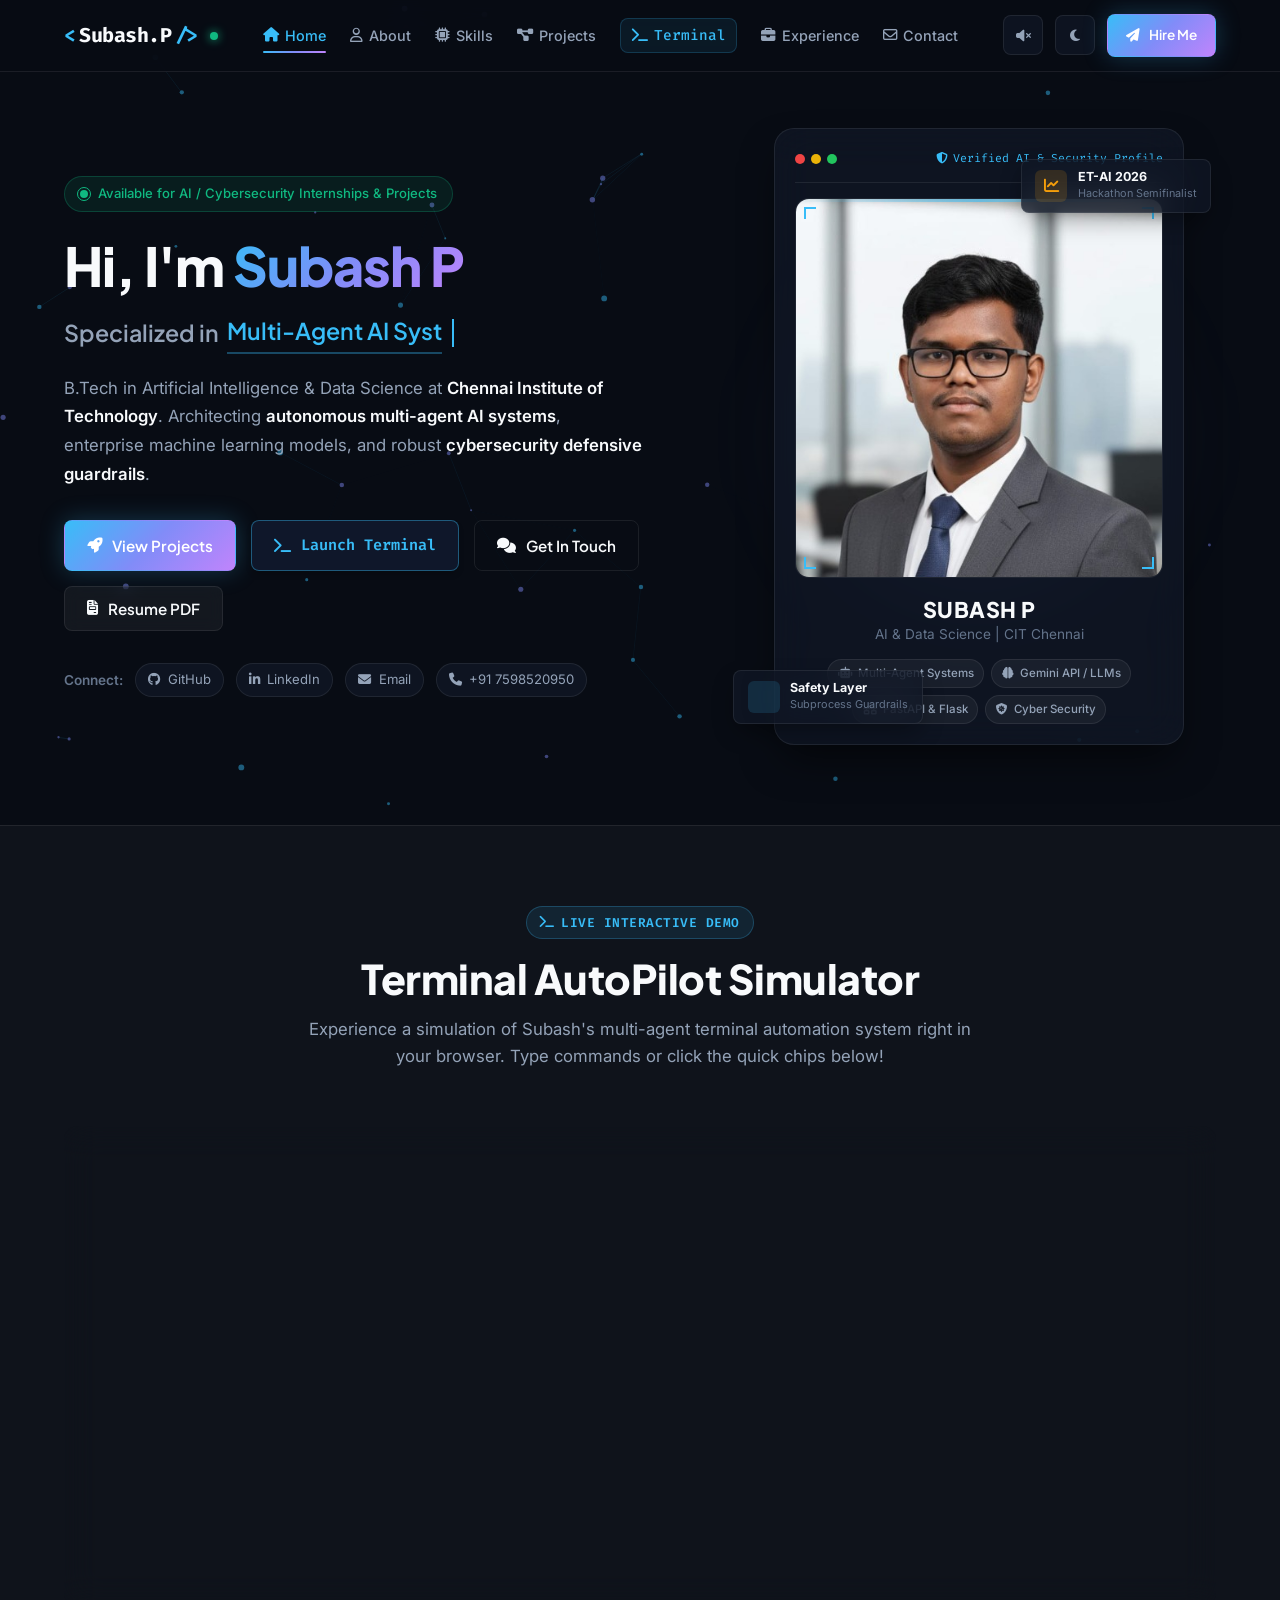
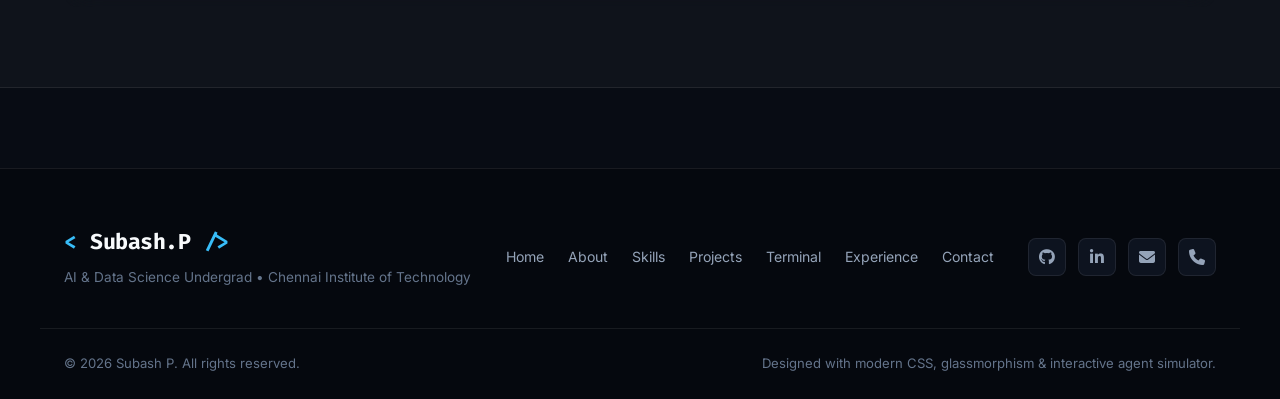
<file: index.html>
<!DOCTYPE html>
<html lang="en">
<head>
  <meta charset="UTF-8">
  <meta name="viewport" content="width=device-width, initial-scale=1.0">
  <title>Subash P | AI & Data Science Engineer | Multi-Agent Systems & Cybersecurity</title>
  <meta name="description" content="Portfolio of Subash P - B.Tech AI & Data Science student at Chennai Institute of Technology. Specializing in Multi-Agent AI Systems, Machine Learning, and Cyber Security.">
  <meta name="keywords" content="Subash P, AI Engineer, Multi-Agent Systems, Data Science, Machine Learning, Cybersecurity, FastAPI, Flask, Gemini API, Chennai Institute of Technology">
  <meta name="author" content="Subash P">

  <!-- OpenGraph / Social Meta Tags -->
  <meta property="og:title" content="Subash P | AI & Data Science Portfolio">
  <meta property="og:description" content="Explore multi-agent automation systems, machine learning models, cybersecurity projects, and interactive demos.">
  <meta property="og:image" content="assets/subash.jpg">
  <meta property="og:type" content="website">

  <!-- Favicon -->
  <link rel="icon" type="image/svg+xml" href="data:image/svg+xml,<svg xmlns='http://www.w3.org/2000/svg' viewBox='0 0 100 100'><text y='.9em' font-size='90'>🚀</text></svg>">

  <!-- Google Fonts -->
  <link rel="preconnect" href="https://fonts.googleapis.com">
  <link rel="preconnect" href="https://fonts.gstatic.com" crossorigin>
  <link href="https://fonts.googleapis.com/css2?family=Fira+Code:wght@400;500;600&family=Inter:wght@300;400;500;600;700&family=Plus+Jakarta+Sans:wght@500;600;700;800&display=swap" rel="stylesheet">

  <!-- Font Awesome Icons -->
  <link rel="stylesheet" href="https://cdnjs.cloudflare.com/ajax/libs/font-awesome/6.5.1/css/all.min.css">

  <!-- Custom CSS -->
  <link rel="stylesheet" href="css/style.css">
</head>
<body>
  <!-- Ambient Interactive Canvas Background -->
  <canvas id="ambient-canvas" class="ambient-canvas" aria-hidden="true"></canvas>

  <!-- Navigation Bar -->
  <header class="navbar" id="navbar">
    <div class="nav-container">
      <a href="index.html" class="nav-brand" aria-label="Subash P Home">
        <span class="brand-code">&lt;</span>
        <span class="brand-name">Subash.P</span>
        <span class="brand-code">/&gt;</span>
        <span class="status-indicator" title="Available for opportunities"></span>
      </a>

      <!-- Desktop Navigation Menu -->
      <nav class="nav-links" id="nav-links">
        <a href="index.html" class="nav-link active"><i class="fa-solid fa-house"></i> Home</a>
        <a href="about.html" class="nav-link"><i class="fa-regular fa-user"></i> About</a>
        <a href="skills.html" class="nav-link"><i class="fa-solid fa-microchip"></i> Skills</a>
        <a href="projects.html" class="nav-link"><i class="fa-solid fa-diagram-project"></i> Projects</a>
        <a href="index.html#terminal-section" class="nav-link terminal-badge-link"><i class="fa-solid fa-terminal"></i> Terminal</a>
        <a href="experience.html" class="nav-link"><i class="fa-solid fa-briefcase"></i> Experience</a>
        <a href="contact.html" class="nav-link"><i class="fa-regular fa-envelope"></i> Contact</a>
      </nav>

      <!-- Action Utilities -->
      <div class="nav-actions">
        <!-- Audio FX Toggle -->
        <button id="sound-toggle" class="btn-icon" title="Toggle UI sound effects" aria-label="Toggle UI Sound Effects">
          <i class="fa-solid fa-volume-xmark" id="sound-icon"></i>
        </button>

        <!-- Theme Toggle -->
        <button id="theme-toggle" class="btn-icon" title="Switch Theme (Dark/Light)" aria-label="Toggle Light/Dark Theme">
          <i class="fa-solid fa-moon" id="theme-icon"></i>
        </button>

        <!-- Resume Action Button -->
        <a href="contact.html" class="btn btn-primary nav-cta">
          <i class="fa-solid fa-paper-plane"></i>
          <span>Hire Me</span>
        </a>

        <!-- Mobile Menu Toggle -->
        <button class="mobile-toggle" id="mobile-toggle" aria-label="Toggle Navigation Menu">
          <span class="bar"></span>
          <span class="bar"></span>
          <span class="bar"></span>
        </button>
      </div>
    </div>
  </header>

  <!-- Mobile Drawer Menu -->
  <div class="mobile-drawer" id="mobile-drawer">
    <div class="mobile-drawer-content">
      <a href="index.html" class="mobile-link active"><i class="fa-solid fa-house"></i> Home</a>
      <a href="about.html" class="mobile-link"><i class="fa-regular fa-user"></i> About</a>
      <a href="skills.html" class="mobile-link"><i class="fa-solid fa-microchip"></i> Skills</a>
      <a href="projects.html" class="mobile-link"><i class="fa-solid fa-diagram-project"></i> Projects</a>
      <a href="index.html#terminal-section" class="mobile-link"><i class="fa-solid fa-terminal"></i> Interactive Terminal</a>
      <a href="experience.html" class="mobile-link"><i class="fa-solid fa-briefcase"></i> Experience &amp; Education</a>
      <a href="contact.html" class="mobile-link"><i class="fa-regular fa-envelope"></i> Contact</a>
      <div class="mobile-socials">
        <a href="https://github.com/Subash13-alt" target="_blank" rel="noopener noreferrer" aria-label="GitHub"><i class="fa-brands fa-github"></i></a>
        <a href="https://www.linkedin.com/in/subash-p-bb01b1382/" target="_blank" rel="noopener noreferrer" aria-label="LinkedIn"><i class="fa-brands fa-linkedin-in"></i></a>
        <a href="mailto:subash2007prakash@gmail.com" aria-label="Email"><i class="fa-solid fa-envelope"></i></a>
        <a href="tel:+917598520950" aria-label="Phone"><i class="fa-solid fa-phone"></i></a>
      </div>
    </div>
  </div>

  <main>
    <section class="hero-section" id="hero">
      <div class="container hero-grid">
        <!-- Hero Text & CTA -->
        <div class="hero-content">
          <div class="badge-status">
            <span class="pulse-dot"></span>
            <span>Available for AI / Cybersecurity Internships & Projects</span>
          </div>

          <h1 class="hero-title">
            Hi, I'm <span class="text-gradient">Subash P</span>
          </h1>

          <div class="hero-subtitle-container">
            <span class="prefix">Specialized in</span>
            <span class="dynamic-typed" id="typed-text"></span>
            <span class="cursor">&nbsp;</span>
          </div>

          <p class="hero-description">
            B.Tech in Artificial Intelligence & Data Science at <strong>Chennai Institute of Technology</strong>.
            Architecting <strong>autonomous multi-agent AI systems</strong>, enterprise machine learning models,
            and robust <strong>cybersecurity defensive guardrails</strong>.
          </p>


          <!-- Hero Action Buttons -->
          <div class="hero-actions">
            <a href="projects.html" class="btn btn-primary">
              <i class="fa-solid fa-rocket"></i>
              <span>View Projects</span>
            </a>
            <a href="#terminal-section" class="btn btn-terminal">
              <i class="fa-solid fa-terminal"></i>
              <span>Launch Terminal</span>
            </a>
            <a href="contact.html" class="btn btn-outline">
              <i class="fa-solid fa-comments"></i>
              <span>Get In Touch</span>
            </a>
            <button class="btn btn-glass" id="open-resume-btn" title="View Full Resume Summary">
              <i class="fa-solid fa-file-invoice"></i>
              <span>Resume PDF</span>
            </button>
          </div>

          <!-- Social Proof Icons -->
          <div class="hero-social-bar">
            <span class="social-label">Connect:</span>
            <a href="https://github.com/Subash13-alt" target="_blank" rel="noopener noreferrer" class="social-chip" title="GitHub Profile">
              <i class="fa-brands fa-github"></i>
              <span>GitHub</span>
            </a>
            <a href="https://www.linkedin.com/in/subash-p-bb01b1382/" target="_blank" rel="noopener noreferrer" class="social-chip" title="LinkedIn Profile">
              <i class="fa-brands fa-linkedin-in"></i>
              <span>LinkedIn</span>
            </a>
            <a href="mailto:subash2007prakash@gmail.com" class="social-chip" title="Direct Email">
              <i class="fa-solid fa-envelope"></i>
              <span>Email</span>
            </a>
            <a href="tel:+917598520950" class="social-chip" title="Direct Phone">
              <i class="fa-solid fa-phone"></i>
              <span>+91 7598520950</span>
            </a>
          </div>
        </div>

        <!-- Hero Visual Profile Card -->
        <div class="hero-visual">
          <div class="profile-card-wrapper" id="profile-card">
            <!-- Glowing Ambient Backdrop Rings -->
            <div class="ambient-glow"></div>
            
            <div class="profile-card-inner">
              <!-- Top Card Bar -->
              <div class="card-glass-header">
                <div class="window-controls">
                  <span class="ctrl ctrl-red"></span>
                  <span class="ctrl ctrl-yellow"></span>
                  <span class="ctrl ctrl-green"></span>
                </div>
                <div class="card-header-badge">
                  <i class="fa-solid fa-shield-halved"></i> Verified AI & Security Profile
                </div>
              </div>

              <!-- Profile Image Container -->
              <div class="profile-image-container">
                <img src="assets/subash.jpg" alt="Subash P - AI & Data Science Engineer" class="profile-img" loading="eager">
                <div class="profile-scan-line"></div>
                <div class="profile-corner corner-tl"></div>
                <div class="profile-corner corner-tr"></div>
                <div class="profile-corner corner-bl"></div>
                <div class="profile-corner corner-br"></div>
              </div>

              <!-- Profile Quick Details -->
              <div class="profile-details">
                <h3 class="profile-name">SUBASH P</h3>
                <p class="profile-tagline">AI & Data Science | CIT Chennai</p>
                
                <!-- Floating Tech Pills -->
                <div class="profile-tags">
                  <span class="tech-pill"><i class="fa-solid fa-robot"></i> Multi-Agent Systems</span>
                  <span class="tech-pill"><i class="fa-solid fa-brain"></i> Gemini API / LLMs</span>
                  <span class="tech-pill"><i class="fa-solid fa-network-wired"></i> FastAPI & Flask</span>
                  <span class="tech-pill"><i class="fa-solid fa-shield-virus"></i> Cyber Security</span>
                </div>
              </div>

              <!-- Floating Interactive Badges -->
              <div class="floating-badge badge-1">
                <div class="badge-icon"><i class="fa-solid fa-shield-check"></i></div>
                <div class="badge-text">
                  <span class="badge-title">Safety Layer</span>
                  <span class="badge-sub">Subprocess Guardrails</span>
                </div>
              </div>

              <div class="floating-badge badge-2">
                <div class="badge-icon"><i class="fa-solid fa-chart-line"></i></div>
                <div class="badge-text">
                  <span class="badge-title">ET-AI 2026</span>
                  <span class="badge-sub">Hackathon Semifinalist</span>
                </div>
              </div>
            </div>
          </div>
        </div>
      </div>
    </section>

    <!-- ABOUT SECTION -->

    <section class="section terminal-section" id="terminal-section">
      <div class="container">
        <div class="section-header">
          <span class="section-tag"><i class="fa-solid fa-terminal"></i> Live Interactive Demo</span>
          <h2 class="section-title">Terminal AutoPilot Simulator</h2>
          <p class="section-subtitle">Experience a simulation of Subash's multi-agent terminal automation system right in your browser. Type commands or click the quick chips below!</p>
        </div>

        <div class="terminal-container card-glass">
          <!-- Terminal Window Header -->
          <div class="terminal-header">
            <div class="terminal-dots">
              <span class="dot dot-red" title="Close"></span>
              <span class="dot dot-yellow" title="Minimize"></span>
              <span class="dot dot-green" title="Expand"></span>
            </div>
            <div class="terminal-title">
              <i class="fa-solid fa-terminal"></i> autopilot-pro@subash-terminal: ~/agentic-system (v2.4.0)
            </div>
            <div class="terminal-status">
              <span class="agent-badge"><i class="fa-solid fa-shield-check"></i> Safety Guard: ACTIVE</span>
            </div>
          </div>

          <!-- Quick Action Buttons for Terminal -->
          <div class="terminal-quick-actions">
            <span class="quick-label"><i class="fa-solid fa-wand-magic-sparkles"></i> Quick Commands:</span>
            <button class="cmd-pill" data-cmd="help">help</button>
            <button class="cmd-pill" data-cmd="projects">projects</button>
            <button class="cmd-pill" data-cmd="skills">skills</button>
            <button class="cmd-pill" data-cmd="safety-scan">safety-scan</button>
            <button class="cmd-pill" data-cmd="gemini-loop">gemini-loop</button>
            <button class="cmd-pill" data-cmd="about">about</button>
            <button class="cmd-pill" data-cmd="contact">contact</button>
            <button class="cmd-pill cmd-accent" data-cmd="sudo hire">sudo hire</button>
            <button class="cmd-pill" data-cmd="clear">clear</button>
          </div>

          <!-- Terminal Body Screen -->
          <div class="terminal-screen" id="terminal-screen" role="region" aria-live="polite">
            <div class="terminal-output" id="terminal-output">
              <div class="term-line term-intro">
                <span class="term-cyan">===============================================================</span>
              </div>
              <div class="term-line term-intro">
                <span class="term-bright-green">⚡ TERMINAL AUTOPILOT PRO – LIVE INTERACTIVE AGENT</span>
              </div>
              <div class="term-line term-intro">
                <span class="term-muted">Multi-Agent Planner • Safety Guardrails • Reflection Loop</span>
              </div>
              <div class="term-line term-intro">
                <span class="term-cyan">===============================================================</span>
              </div>
              <div class="term-line">
                <span class="term-muted">Type </span><span class="term-yellow">'help'</span><span class="term-muted"> or click any quick command chip above to test.</span>
              </div>
              <div class="term-line">
                <span class="term-green">System ready: 7 agents synchronized. Safety checks initialized.</span>
              </div>
            </div>

            <!-- Terminal Input Row -->
            <form class="terminal-input-row" id="terminal-form" autocomplete="off">
              <span class="prompt-user">subash@autopilot</span>
              <span class="prompt-separator">:</span>
              <span class="prompt-path">~/portfolio</span>
              <span class="prompt-symbol">$</span>
              <input type="text" id="terminal-input" class="terminal-input" placeholder="type a command (e.g. 'help', 'projects', 'sudo hire')..."  spellcheck="false" autocomplete="off">
              <button type="submit" class="terminal-send-btn" title="Run Command"><i class="fa-solid fa-play"></i></button>
            </form>
          </div>
        </div>
      </div>
    </section>

    <!-- FLAGSHIP PROJECTS SECTION -->
  </main>

  <!-- FOOTER -->
  <footer class="footer">
    <div class="container footer-content">
      <div class="footer-left">
        <a href="index.html" class="footer-brand">
          <span class="brand-code">&lt;</span>
          <span class="brand-name">Subash.P</span>
          <span class="brand-code">/&gt;</span>
        </a>
        <p class="footer-tagline">AI &amp; Data Science Undergrad • Chennai Institute of Technology</p>
      </div>

      <div class="footer-nav">
        <a href="index.html">Home</a>
        <a href="about.html">About</a>
        <a href="skills.html">Skills</a>
        <a href="projects.html">Projects</a>
        <a href="index.html#terminal-section">Terminal</a>
        <a href="experience.html">Experience</a>
        <a href="contact.html">Contact</a>
      </div>

      <div class="footer-socials">
        <a href="https://github.com/Subash13-alt" target="_blank" rel="noopener noreferrer" aria-label="GitHub"><i class="fa-brands fa-github"></i></a>
        <a href="https://www.linkedin.com/in/subash-p-bb01b1382/" target="_blank" rel="noopener noreferrer" aria-label="LinkedIn"><i class="fa-brands fa-linkedin-in"></i></a>
        <a href="mailto:subash2007prakash@gmail.com" aria-label="Email"><i class="fa-solid fa-envelope"></i></a>
        <a href="tel:+917598520950" aria-label="Phone"><i class="fa-solid fa-phone"></i></a>
      </div>
    </div>
    <div class="footer-bottom">
      <div class="container footer-bottom-inner">
        <p>© 2026 Subash P. All rights reserved.</p>
        <p class="built-with">
          Designed with modern CSS, glassmorphism &amp; interactive agent simulator.
        </p>
      </div>
    </div>
  </footer>

<!-- FLOATING QUICK ACCESS BUTTONS -->
  <div class="floating-controls">
    <button id="back-to-top" class="floating-btn" title="Back to top" aria-label="Back to top">
      <i class="fa-solid fa-chevron-up"></i>
    </button>
  </div>

  <!-- TOAST NOTIFICATION CONTAINER -->
  <div id="toast-container" class="toast-container" aria-live="polite"></div>

  <!-- PROJECT DEEP-DIVE MODAL -->
  <div id="project-modal" class="modal-overlay" aria-hidden="true" role="dialog">
    <div class="modal-card card-glass">
      <button class="modal-close" id="modal-close-btn" aria-label="Close Modal">&times;</button>
      <div id="modal-content" class="modal-body">
        <!-- Injected via JavaScript based on selected project -->
      </div>
    </div>
  </div>

  <!-- RESUME PREVIEW MODAL -->
  <div id="resume-modal" class="modal-overlay" aria-hidden="true" role="dialog">
    <div class="modal-card card-glass resume-modal-card">
      <div class="resume-modal-header">
        <div class="resume-header-title">
          <i class="fa-solid fa-file-invoice text-accent"></i>
          <h3>Subash P — Verified Resume Overview</h3>
        </div>
        <div class="resume-modal-actions">
          <button class="btn btn-outline btn-sm" id="print-resume-btn"><i class="fa-solid fa-print"></i> Print</button>
          <button class="modal-close" id="resume-close-btn" aria-label="Close Resume Modal">&times;</button>
        </div>
      </div>
      <div class="modal-body resume-body" id="resume-printable-area">
        <!-- Rendered Resume content matching original resume structure -->
        <div class="resume-doc">
          <div class="resume-header">
            <h2>SUBASH P</h2>
            <div class="resume-contacts">
              <span><strong>LinkedIn:</strong> <a href="https://www.linkedin.com/in/subash-p-bb01b1382/" target="_blank">Subash P</a></span> • 
              <span><strong>GitHub:</strong> <a href="https://github.com/Subash13-alt" target="_blank">Subash13-alt</a></span> • 
              <span><strong>Email:</strong> subash2007prakash@gmail.com</span> • 
              <span><strong>Phone:</strong> +91 7598520950</span>
            </div>
          </div>

          <div class="resume-section">
            <h4 class="resume-sec-title">EDUCATION</h4>
            <div class="resume-item-row">
              <span class="inst"><strong>Chennai Institute of Technology</strong></span>
              <span class="dates">Sep 2025 – May 2029</span>
            </div>
            <div class="resume-item-row">
              <span class="degree">Bachelor of Technology in Artificial Intelligence and Data Science</span>
              <span class="loc">Chennai, Tamil Nadu</span>
            </div>
          </div>

          <div class="resume-section">
            <h4 class="resume-sec-title">PROJECTS</h4>
            
            <div class="resume-proj">
              <p class="proj-head"><strong>Terminal AutoPilot Pro – Agentic AI Terminal Automation</strong> | <em>Python, FastAPI, Gemini API, JavaScript</em></p>
              <ul>
                <li>Built a multi-agent AI system with Planner, Safety, Command, Executor, Verification, Reflection, and Memory agents that converts natural-language goals into validated terminal workflows.</li>
                <li>Implemented a safety layer with low, medium, and high risk levels that blocks dangerous commands (e.g., <code>rm -rf</code>, <code>shutdown</code>), and an executor using subprocess with log capture and status codes.</li>
                <li>Added a self-healing reflection loop (Gemini API) that analyzes failures and suggests fixes, with JSON workflow memory.</li>
              </ul>
            </div>

            <div class="resume-proj">
              <p class="proj-head"><strong>CreditSense AI – Credit Risk Assessment System</strong> | <em>Python, Flask, scikit-learn, pandas, NumPy, JavaScript</em></p>
              <ul>
                <li>Developed a web application that classifies loan applicants as Low Risk or High Risk with a confidence score, using a scikit-learn pipeline served through a Flask API (<code>/predict</code>, <code>/metrics</code>).</li>
                <li>Compared Logistic Regression, Decision Tree, and Random Forest models; the auto-selected Random Forest achieved <strong>89.25% accuracy</strong> and <strong>85.52% F1 score</strong> on a held-out 20% test split of a synthetic dataset.</li>
                <li>Built a responsive frontend with an animated risk gauge, input validation, dark mode, and a live model-performance panel.</li>
              </ul>
            </div>

            <div class="resume-proj">
              <p class="proj-head"><strong>WaterWise ML – Smart Water Leak Detection System</strong> | <em>Python, Flask, SQLAlchemy, scikit-learn, Chart.js, Bootstrap</em></p>
              <ul>
                <li>Built a full-stack monitoring platform that uses Isolation Forest for anomaly detection and Linear Regression for next-hour and next-day usage prediction across multiple water zones.</li>
                <li>Implemented a rule-based and ML alert engine (high flow, leak, night usage, budget alerts) with real-time Server-Sent Events, a live dashboard with anomaly heatmap, budget planner, and zone health scores, backed by a 20+ endpoint REST API and SQLite.</li>
              </ul>
            </div>

            <div class="resume-proj">
              <p class="proj-head"><strong>MeetingOS – Meeting-to-Execution AI Workflow System</strong> | <em>Python, FastAPI, spaCy, SQLite, JavaScript</em></p>
              <ul>
                <li>Built an offline NLP pipeline using spaCy and dateparser that extracts tasks, owners, deadlines, and priorities from unstructured meeting notes.</li>
                <li>Designed a multi-agent backend with escalation, audit, and decision agents for SLA monitoring, overdue-task escalation, workload analysis, and an audit trail in SQLite, plus a single-page analytics dashboard.</li>
              </ul>
            </div>
          </div>

          <div class="resume-section">
            <h4 class="resume-sec-title">EXPERIENCE</h4>
            <div class="resume-exp">
              <div class="resume-item-row">
                <span><strong>Cyber Security Intern – Codec Technologies Pvt. Ltd.</strong></span>
                <span>May 2026 – Jun 2026</span>
              </div>
              <ul>
                <li>Completed a 1-month AICTE and ICAC approved cyber security internship program listed on the National Internship Portal.</li>
              </ul>
            </div>

            <div class="resume-exp">
              <div class="resume-item-row">
                <span><strong>Cyber Security Intern – Thiranex</strong></span>
                <span>May 2026 – Jun 2026</span>
              </div>
              <ul>
                <li>Successfully completed a 1-month cyber security internship and received a verified certificate of achievement.</li>
              </ul>
            </div>

            <div class="resume-exp">
              <div class="resume-item-row">
                <span><strong>Virtual Intern – Eduskills</strong></span>
                <span>Completed</span>
              </div>
              <ul>
                <li>Completed virtual internship courses: AI-ML by Google for Developers and Ethical Hacking by Eduskills Academy.</li>
              </ul>
            </div>
          </div>

          <div class="resume-section">
            <h4 class="resume-sec-title">TECHNICAL SKILLS</h4>
            <p><strong>Languages:</strong> Python, C++, JavaScript, HTML, CSS, SQL.</p>
            <p><strong>Frameworks & Libraries:</strong> Flask, FastAPI, SQLAlchemy, Pydantic, Bootstrap, Chart.js, pandas, NumPy.</p>
            <p><strong>AI / ML:</strong> scikit-learn, spaCy, Google Gemini API, Random Forest, Isolation Forest, Logistic Regression, Linear Regression, Decision Tree, NLP, Multi-Agent Systems.</p>
            <p><strong>Databases & Tools:</strong> SQLite, REST APIs, JSON, Git, GitHub, Server-Sent Events, Uvicorn, Gunicorn.</p>
            <p><strong>Core Areas:</strong> Cyber Security, Ethical Hacking, Data Science, Machine Learning, Cloud Fundamentals.</p>
          </div>

          <div class="resume-section">
            <h4 class="resume-sec-title">CERTIFICATIONS</h4>
            <div class="resume-certs-cols">
              <div>
                <p>• Python Essentials 1 – Cisco</p>
                <p>• Python Essentials 2 – Cisco</p>
                <p>• Cloud Practitioner Essentials – AWS</p>
              </div>
              <div>
                <p>• Introduction to Cybersecurity – Cisco</p>
                <p>• Introduction to Data Science – Cisco</p>
                <p>• Introduction to Modern AI – Cisco</p>
              </div>
            </div>
          </div>

          <div class="resume-section">
            <h4 class="resume-sec-title">ACHIEVEMENTS</h4>
            <ul>
              <li>Semifinalist in ET-AI Hackathon 2026; solved 500+ problems on LeetCode.</li>
              <li>Participated in Student Hackpad 2026 and Sustainable Hackathon 2026 – Canadian University Dubai.</li>
              <li>Participated in DevFusion 2.0 – The Developers Hackathon, organized by Enginow.</li>
            </ul>
          </div>

          <div class="resume-section">
            <h4 class="resume-sec-title">VOLUNTEER EXPERIENCE</h4>
            <ul>
              <li><strong>Content Writer</strong> – Coffee House (Literature Club of Chennai Institute of Technology).</li>
              <li><strong>Research and Innovation Team Member</strong> – Entrepreneurship and Development Cell, EDC (Chennai Institute of Technology).</li>
              <li><strong>Member</strong> – Web3 Madras Community.</li>
            </ul>
          </div>

        </div>
      </div>
    </div>
  </div>

  <!-- Main JavaScript File -->
  <script src="js/main.js"></script>
</body>
</html>
</file>
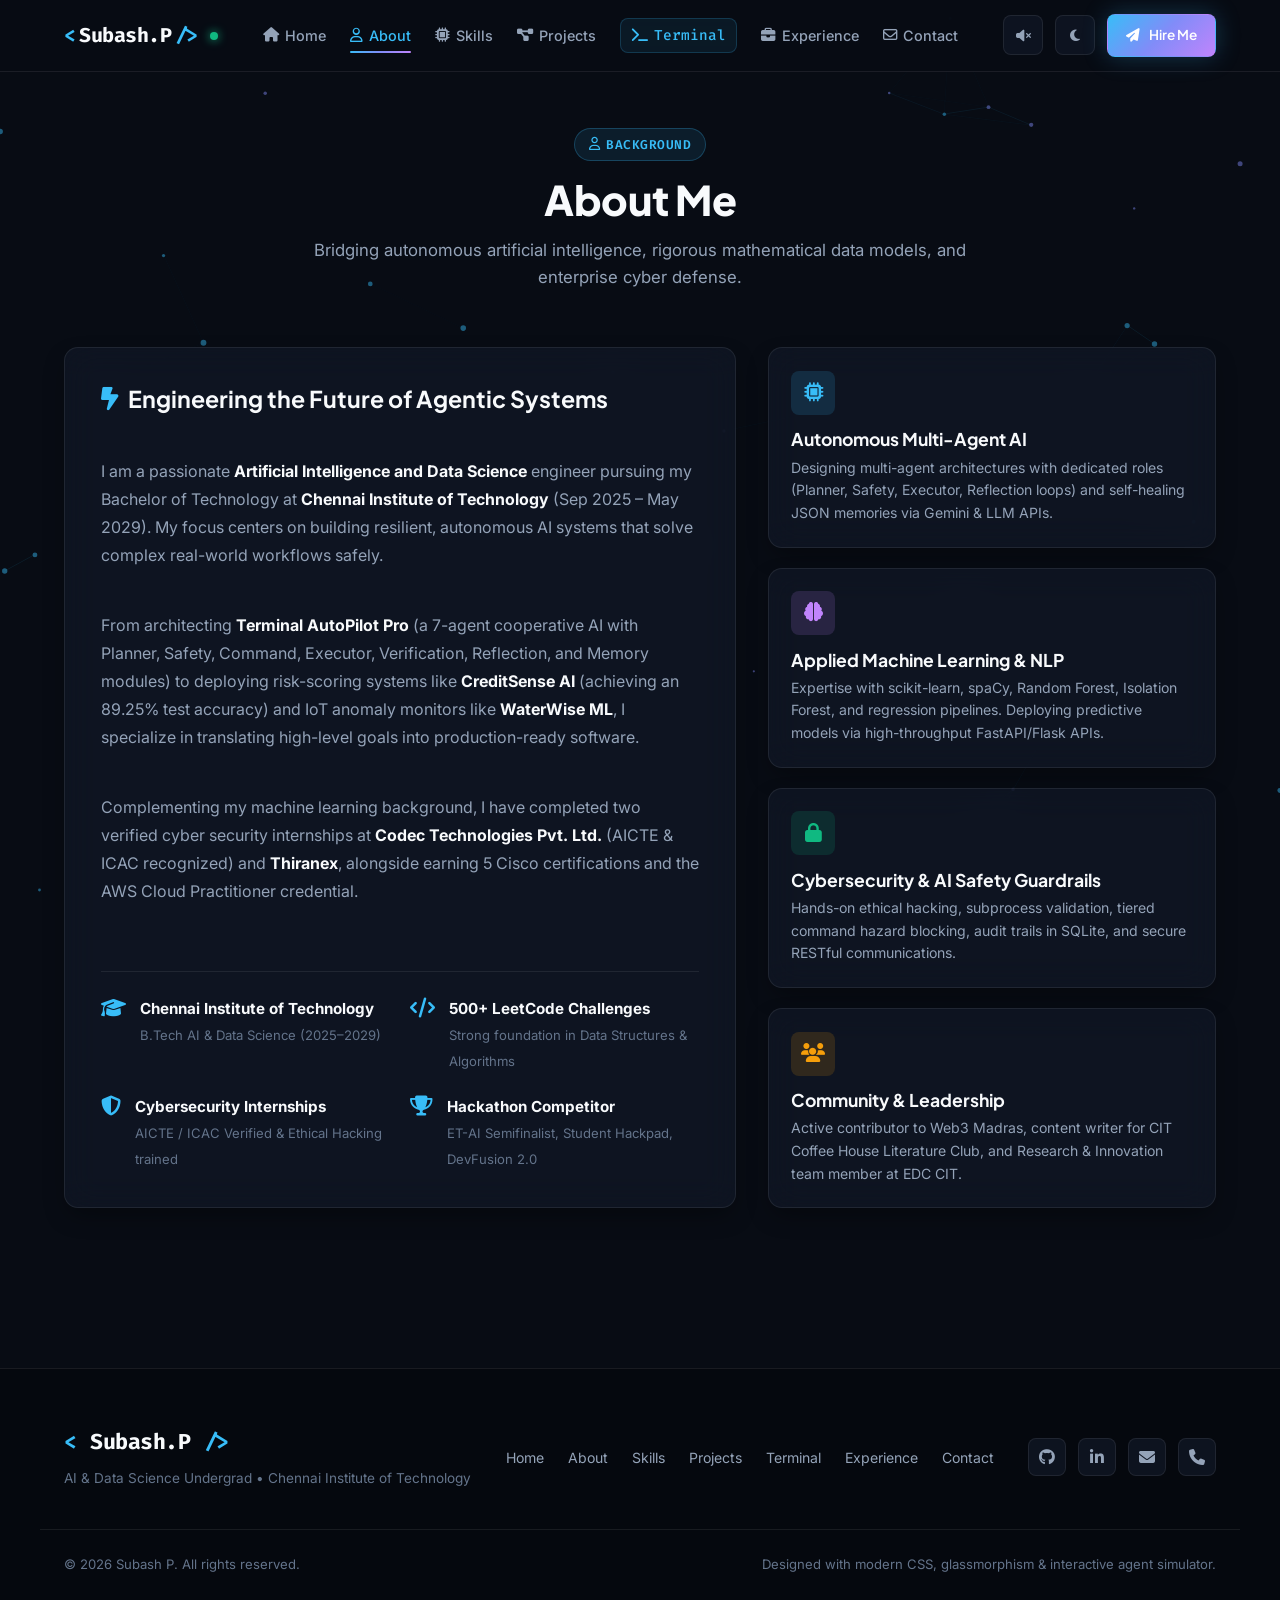
<file: about.html>
<!DOCTYPE html>
<html lang="en">
<head>
  <meta charset="UTF-8">
  <meta name="viewport" content="width=device-width, initial-scale=1.0">
  <title>Subash P | AI & Data Science Engineer | Multi-Agent Systems & Cybersecurity</title>
  <meta name="description" content="Portfolio of Subash P - B.Tech AI & Data Science student at Chennai Institute of Technology. Specializing in Multi-Agent AI Systems, Machine Learning, and Cyber Security.">
  <meta name="keywords" content="Subash P, AI Engineer, Multi-Agent Systems, Data Science, Machine Learning, Cybersecurity, FastAPI, Flask, Gemini API, Chennai Institute of Technology">
  <meta name="author" content="Subash P">

  <!-- OpenGraph / Social Meta Tags -->
  <meta property="og:title" content="Subash P | AI & Data Science Portfolio">
  <meta property="og:description" content="Explore multi-agent automation systems, machine learning models, cybersecurity projects, and interactive demos.">
  <meta property="og:image" content="assets/subash.jpg">
  <meta property="og:type" content="website">

  <!-- Favicon -->
  <link rel="icon" type="image/svg+xml" href="data:image/svg+xml,<svg xmlns='http://www.w3.org/2000/svg' viewBox='0 0 100 100'><text y='.9em' font-size='90'>🚀</text></svg>">

  <!-- Google Fonts -->
  <link rel="preconnect" href="https://fonts.googleapis.com">
  <link rel="preconnect" href="https://fonts.gstatic.com" crossorigin>
  <link href="https://fonts.googleapis.com/css2?family=Fira+Code:wght@400;500;600&family=Inter:wght@300;400;500;600;700&family=Plus+Jakarta+Sans:wght@500;600;700;800&display=swap" rel="stylesheet">

  <!-- Font Awesome Icons -->
  <link rel="stylesheet" href="https://cdnjs.cloudflare.com/ajax/libs/font-awesome/6.5.1/css/all.min.css">

  <!-- Custom CSS -->
  <link rel="stylesheet" href="css/style.css">
</head>
<body class="subpage">
  <!-- Ambient Interactive Canvas Background -->
  <canvas id="ambient-canvas" class="ambient-canvas" aria-hidden="true"></canvas>

  <!-- Navigation Bar -->
  <header class="navbar" id="navbar">
    <div class="nav-container">
      <a href="index.html" class="nav-brand" aria-label="Subash P Home">
        <span class="brand-code">&lt;</span>
        <span class="brand-name">Subash.P</span>
        <span class="brand-code">/&gt;</span>
        <span class="status-indicator" title="Available for opportunities"></span>
      </a>

      <!-- Desktop Navigation Menu -->
      <nav class="nav-links" id="nav-links">
        <a href="index.html" class="nav-link"><i class="fa-solid fa-house"></i> Home</a>
        <a href="about.html" class="nav-link active"><i class="fa-regular fa-user"></i> About</a>
        <a href="skills.html" class="nav-link"><i class="fa-solid fa-microchip"></i> Skills</a>
        <a href="projects.html" class="nav-link"><i class="fa-solid fa-diagram-project"></i> Projects</a>
        <a href="index.html#terminal-section" class="nav-link terminal-badge-link"><i class="fa-solid fa-terminal"></i> Terminal</a>
        <a href="experience.html" class="nav-link"><i class="fa-solid fa-briefcase"></i> Experience</a>
        <a href="contact.html" class="nav-link"><i class="fa-regular fa-envelope"></i> Contact</a>
      </nav>

      <!-- Action Utilities -->
      <div class="nav-actions">
        <!-- Audio FX Toggle -->
        <button id="sound-toggle" class="btn-icon" title="Toggle UI sound effects" aria-label="Toggle UI Sound Effects">
          <i class="fa-solid fa-volume-xmark" id="sound-icon"></i>
        </button>

        <!-- Theme Toggle -->
        <button id="theme-toggle" class="btn-icon" title="Switch Theme (Dark/Light)" aria-label="Toggle Light/Dark Theme">
          <i class="fa-solid fa-moon" id="theme-icon"></i>
        </button>

        <!-- Resume Action Button -->
        <a href="contact.html" class="btn btn-primary nav-cta">
          <i class="fa-solid fa-paper-plane"></i>
          <span>Hire Me</span>
        </a>

        <!-- Mobile Menu Toggle -->
        <button class="mobile-toggle" id="mobile-toggle" aria-label="Toggle Navigation Menu">
          <span class="bar"></span>
          <span class="bar"></span>
          <span class="bar"></span>
        </button>
      </div>
    </div>
  </header>

  <!-- Mobile Drawer Menu -->
  <div class="mobile-drawer" id="mobile-drawer">
    <div class="mobile-drawer-content">
      <a href="index.html" class="mobile-link"><i class="fa-solid fa-house"></i> Home</a>
      <a href="about.html" class="mobile-link active"><i class="fa-regular fa-user"></i> About</a>
      <a href="skills.html" class="mobile-link"><i class="fa-solid fa-microchip"></i> Skills</a>
      <a href="projects.html" class="mobile-link"><i class="fa-solid fa-diagram-project"></i> Projects</a>
      <a href="index.html#terminal-section" class="mobile-link"><i class="fa-solid fa-terminal"></i> Interactive Terminal</a>
      <a href="experience.html" class="mobile-link"><i class="fa-solid fa-briefcase"></i> Experience &amp; Education</a>
      <a href="contact.html" class="mobile-link"><i class="fa-regular fa-envelope"></i> Contact</a>
      <div class="mobile-socials">
        <a href="https://github.com/Subash13-alt" target="_blank" rel="noopener noreferrer" aria-label="GitHub"><i class="fa-brands fa-github"></i></a>
        <a href="https://www.linkedin.com/in/subash-p-bb01b1382/" target="_blank" rel="noopener noreferrer" aria-label="LinkedIn"><i class="fa-brands fa-linkedin-in"></i></a>
        <a href="mailto:subash2007prakash@gmail.com" aria-label="Email"><i class="fa-solid fa-envelope"></i></a>
        <a href="tel:+917598520950" aria-label="Phone"><i class="fa-solid fa-phone"></i></a>
      </div>
    </div>
  </div>

  <main>
    <section class="section" id="about">
      <div class="container">
        <div class="section-header">
          <span class="section-tag"><i class="fa-regular fa-user"></i> Background</span>
          <h2 class="section-title">About Me</h2>
          <p class="section-subtitle">Bridging autonomous artificial intelligence, rigorous mathematical data models, and enterprise cyber defense.</p>
        </div>

        <div class="about-grid">
          <!-- Main Narrative Bio -->
          <div class="about-bio card-glass">
            <h3 class="about-heading">
              <i class="fa-solid fa-bolt-lightning text-accent"></i> Engineering the Future of Agentic Systems
            </h3>
            <p>
              I am a passionate <strong>Artificial Intelligence and Data Science</strong> engineer pursuing my Bachelor of Technology at
              <strong>Chennai Institute of Technology</strong> (Sep 2025 – May 2029). My focus centers on building resilient, autonomous AI systems
              that solve complex real-world workflows safely.
            </p>
            <p>
              From architecting <strong>Terminal AutoPilot Pro</strong> (a 7-agent cooperative AI with Planner, Safety, Command, Executor,
              Verification, Reflection, and Memory modules) to deploying risk-scoring systems like <strong>CreditSense AI</strong> (achieving an 89.25% test accuracy)
              and IoT anomaly monitors like <strong>WaterWise ML</strong>, I specialize in translating high-level goals into production-ready software.
            </p>
            <p>
              Complementing my machine learning background, I have completed two verified cyber security internships at
              <strong>Codec Technologies Pvt. Ltd.</strong> (AICTE & ICAC recognized) and <strong>Thiranex</strong>, alongside earning 5 Cisco certifications
              and the AWS Cloud Practitioner credential.
            </p>

            <div class="about-highlights">
              <div class="highlight-item">
                <i class="fa-solid fa-graduation-cap"></i>
                <div>
                  <strong>Chennai Institute of Technology</strong>
                  <span>B.Tech AI & Data Science (2025–2029)</span>
                </div>
              </div>
              <div class="highlight-item">
                <i class="fa-solid fa-code"></i>
                <div>
                  <strong>500+ LeetCode Challenges</strong>
                  <span>Strong foundation in Data Structures & Algorithms</span>
                </div>
              </div>
              <div class="highlight-item">
                <i class="fa-solid fa-shield-halved"></i>
                <div>
                  <strong>Cybersecurity Internships</strong>
                  <span>AICTE / ICAC Verified & Ethical Hacking trained</span>
                </div>
              </div>
              <div class="highlight-item">
                <i class="fa-solid fa-trophy"></i>
                <div>
                  <strong>Hackathon Competitor</strong>
                  <span>ET-AI Semifinalist, Student Hackpad, DevFusion 2.0</span>
                </div>
              </div>
            </div>
          </div>

          <!-- Core Competency Cards -->
          <div class="about-cards">
            <div class="feature-card card-glass">
              <div class="feature-icon icon-cyan">
                <i class="fa-solid fa-microchip"></i>
              </div>
              <h4>Autonomous Multi-Agent AI</h4>
              <p>Designing multi-agent architectures with dedicated roles (Planner, Safety, Executor, Reflection loops) and self-healing JSON memories via Gemini & LLM APIs.</p>
            </div>

            <div class="feature-card card-glass">
              <div class="feature-icon icon-purple">
                <i class="fa-solid fa-brain"></i>
              </div>
              <h4>Applied Machine Learning & NLP</h4>
              <p>Expertise with scikit-learn, spaCy, Random Forest, Isolation Forest, and regression pipelines. Deploying predictive models via high-throughput FastAPI/Flask APIs.</p>
            </div>

            <div class="feature-card card-glass">
              <div class="feature-icon icon-emerald">
                <i class="fa-solid fa-lock"></i>
              </div>
              <h4>Cybersecurity & AI Safety Guardrails</h4>
              <p>Hands-on ethical hacking, subprocess validation, tiered command hazard blocking, audit trails in SQLite, and secure RESTful communications.</p>
            </div>

            <div class="feature-card card-glass">
              <div class="feature-icon icon-amber">
                <i class="fa-solid fa-users"></i>
              </div>
              <h4>Community & Leadership</h4>
              <p>Active contributor to Web3 Madras, content writer for CIT Coffee House Literature Club, and Research & Innovation team member at EDC CIT.</p>
            </div>
          </div>
        </div>
      </div>
    </section>

    <!-- INTERACTIVE TERMINAL SECTION (Inspired by Terminal AutoPilot Pro) -->
  </main>

  <!-- FOOTER -->
  <footer class="footer">
    <div class="container footer-content">
      <div class="footer-left">
        <a href="index.html" class="footer-brand">
          <span class="brand-code">&lt;</span>
          <span class="brand-name">Subash.P</span>
          <span class="brand-code">/&gt;</span>
        </a>
        <p class="footer-tagline">AI &amp; Data Science Undergrad • Chennai Institute of Technology</p>
      </div>

      <div class="footer-nav">
        <a href="index.html">Home</a>
        <a href="about.html">About</a>
        <a href="skills.html">Skills</a>
        <a href="projects.html">Projects</a>
        <a href="index.html#terminal-section">Terminal</a>
        <a href="experience.html">Experience</a>
        <a href="contact.html">Contact</a>
      </div>

      <div class="footer-socials">
        <a href="https://github.com/Subash13-alt" target="_blank" rel="noopener noreferrer" aria-label="GitHub"><i class="fa-brands fa-github"></i></a>
        <a href="https://www.linkedin.com/in/subash-p-bb01b1382/" target="_blank" rel="noopener noreferrer" aria-label="LinkedIn"><i class="fa-brands fa-linkedin-in"></i></a>
        <a href="mailto:subash2007prakash@gmail.com" aria-label="Email"><i class="fa-solid fa-envelope"></i></a>
        <a href="tel:+917598520950" aria-label="Phone"><i class="fa-solid fa-phone"></i></a>
      </div>
    </div>
    <div class="footer-bottom">
      <div class="container footer-bottom-inner">
        <p>© 2026 Subash P. All rights reserved.</p>
        <p class="built-with">
          Designed with modern CSS, glassmorphism &amp; interactive agent simulator.
        </p>
      </div>
    </div>
  </footer>

<!-- FLOATING QUICK ACCESS BUTTONS -->
  <div class="floating-controls">
    <button id="back-to-top" class="floating-btn" title="Back to top" aria-label="Back to top">
      <i class="fa-solid fa-chevron-up"></i>
    </button>
  </div>

  <!-- TOAST NOTIFICATION CONTAINER -->
  <div id="toast-container" class="toast-container" aria-live="polite"></div>

  <!-- PROJECT DEEP-DIVE MODAL -->
  <div id="project-modal" class="modal-overlay" aria-hidden="true" role="dialog">
    <div class="modal-card card-glass">
      <button class="modal-close" id="modal-close-btn" aria-label="Close Modal">&times;</button>
      <div id="modal-content" class="modal-body">
        <!-- Injected via JavaScript based on selected project -->
      </div>
    </div>
  </div>

  <!-- RESUME PREVIEW MODAL -->
  <div id="resume-modal" class="modal-overlay" aria-hidden="true" role="dialog">
    <div class="modal-card card-glass resume-modal-card">
      <div class="resume-modal-header">
        <div class="resume-header-title">
          <i class="fa-solid fa-file-invoice text-accent"></i>
          <h3>Subash P — Verified Resume Overview</h3>
        </div>
        <div class="resume-modal-actions">
          <button class="btn btn-outline btn-sm" id="print-resume-btn"><i class="fa-solid fa-print"></i> Print</button>
          <button class="modal-close" id="resume-close-btn" aria-label="Close Resume Modal">&times;</button>
        </div>
      </div>
      <div class="modal-body resume-body" id="resume-printable-area">
        <!-- Rendered Resume content matching original resume structure -->
        <div class="resume-doc">
          <div class="resume-header">
            <h2>SUBASH P</h2>
            <div class="resume-contacts">
              <span><strong>LinkedIn:</strong> <a href="https://www.linkedin.com/in/subash-p-bb01b1382/" target="_blank">Subash P</a></span> • 
              <span><strong>GitHub:</strong> <a href="https://github.com/Subash13-alt" target="_blank">Subash13-alt</a></span> • 
              <span><strong>Email:</strong> subash2007prakash@gmail.com</span> • 
              <span><strong>Phone:</strong> +91 7598520950</span>
            </div>
          </div>

          <div class="resume-section">
            <h4 class="resume-sec-title">EDUCATION</h4>
            <div class="resume-item-row">
              <span class="inst"><strong>Chennai Institute of Technology</strong></span>
              <span class="dates">Sep 2025 – May 2029</span>
            </div>
            <div class="resume-item-row">
              <span class="degree">Bachelor of Technology in Artificial Intelligence and Data Science</span>
              <span class="loc">Chennai, Tamil Nadu</span>
            </div>
          </div>

          <div class="resume-section">
            <h4 class="resume-sec-title">PROJECTS</h4>
            
            <div class="resume-proj">
              <p class="proj-head"><strong>Terminal AutoPilot Pro – Agentic AI Terminal Automation</strong> | <em>Python, FastAPI, Gemini API, JavaScript</em></p>
              <ul>
                <li>Built a multi-agent AI system with Planner, Safety, Command, Executor, Verification, Reflection, and Memory agents that converts natural-language goals into validated terminal workflows.</li>
                <li>Implemented a safety layer with low, medium, and high risk levels that blocks dangerous commands (e.g., <code>rm -rf</code>, <code>shutdown</code>), and an executor using subprocess with log capture and status codes.</li>
                <li>Added a self-healing reflection loop (Gemini API) that analyzes failures and suggests fixes, with JSON workflow memory.</li>
              </ul>
            </div>

            <div class="resume-proj">
              <p class="proj-head"><strong>CreditSense AI – Credit Risk Assessment System</strong> | <em>Python, Flask, scikit-learn, pandas, NumPy, JavaScript</em></p>
              <ul>
                <li>Developed a web application that classifies loan applicants as Low Risk or High Risk with a confidence score, using a scikit-learn pipeline served through a Flask API (<code>/predict</code>, <code>/metrics</code>).</li>
                <li>Compared Logistic Regression, Decision Tree, and Random Forest models; the auto-selected Random Forest achieved <strong>89.25% accuracy</strong> and <strong>85.52% F1 score</strong> on a held-out 20% test split of a synthetic dataset.</li>
                <li>Built a responsive frontend with an animated risk gauge, input validation, dark mode, and a live model-performance panel.</li>
              </ul>
            </div>

            <div class="resume-proj">
              <p class="proj-head"><strong>WaterWise ML – Smart Water Leak Detection System</strong> | <em>Python, Flask, SQLAlchemy, scikit-learn, Chart.js, Bootstrap</em></p>
              <ul>
                <li>Built a full-stack monitoring platform that uses Isolation Forest for anomaly detection and Linear Regression for next-hour and next-day usage prediction across multiple water zones.</li>
                <li>Implemented a rule-based and ML alert engine (high flow, leak, night usage, budget alerts) with real-time Server-Sent Events, a live dashboard with anomaly heatmap, budget planner, and zone health scores, backed by a 20+ endpoint REST API and SQLite.</li>
              </ul>
            </div>

            <div class="resume-proj">
              <p class="proj-head"><strong>MeetingOS – Meeting-to-Execution AI Workflow System</strong> | <em>Python, FastAPI, spaCy, SQLite, JavaScript</em></p>
              <ul>
                <li>Built an offline NLP pipeline using spaCy and dateparser that extracts tasks, owners, deadlines, and priorities from unstructured meeting notes.</li>
                <li>Designed a multi-agent backend with escalation, audit, and decision agents for SLA monitoring, overdue-task escalation, workload analysis, and an audit trail in SQLite, plus a single-page analytics dashboard.</li>
              </ul>
            </div>
          </div>

          <div class="resume-section">
            <h4 class="resume-sec-title">EXPERIENCE</h4>
            <div class="resume-exp">
              <div class="resume-item-row">
                <span><strong>Cyber Security Intern – Codec Technologies Pvt. Ltd.</strong></span>
                <span>May 2026 – Jun 2026</span>
              </div>
              <ul>
                <li>Completed a 1-month AICTE and ICAC approved cyber security internship program listed on the National Internship Portal.</li>
              </ul>
            </div>

            <div class="resume-exp">
              <div class="resume-item-row">
                <span><strong>Cyber Security Intern – Thiranex</strong></span>
                <span>May 2026 – Jun 2026</span>
              </div>
              <ul>
                <li>Successfully completed a 1-month cyber security internship and received a verified certificate of achievement.</li>
              </ul>
            </div>

            <div class="resume-exp">
              <div class="resume-item-row">
                <span><strong>Virtual Intern – Eduskills</strong></span>
                <span>Completed</span>
              </div>
              <ul>
                <li>Completed virtual internship courses: AI-ML by Google for Developers and Ethical Hacking by Eduskills Academy.</li>
              </ul>
            </div>
          </div>

          <div class="resume-section">
            <h4 class="resume-sec-title">TECHNICAL SKILLS</h4>
            <p><strong>Languages:</strong> Python, C++, JavaScript, HTML, CSS, SQL.</p>
            <p><strong>Frameworks & Libraries:</strong> Flask, FastAPI, SQLAlchemy, Pydantic, Bootstrap, Chart.js, pandas, NumPy.</p>
            <p><strong>AI / ML:</strong> scikit-learn, spaCy, Google Gemini API, Random Forest, Isolation Forest, Logistic Regression, Linear Regression, Decision Tree, NLP, Multi-Agent Systems.</p>
            <p><strong>Databases & Tools:</strong> SQLite, REST APIs, JSON, Git, GitHub, Server-Sent Events, Uvicorn, Gunicorn.</p>
            <p><strong>Core Areas:</strong> Cyber Security, Ethical Hacking, Data Science, Machine Learning, Cloud Fundamentals.</p>
          </div>

          <div class="resume-section">
            <h4 class="resume-sec-title">CERTIFICATIONS</h4>
            <div class="resume-certs-cols">
              <div>
                <p>• Python Essentials 1 – Cisco</p>
                <p>• Python Essentials 2 – Cisco</p>
                <p>• Cloud Practitioner Essentials – AWS</p>
              </div>
              <div>
                <p>• Introduction to Cybersecurity – Cisco</p>
                <p>• Introduction to Data Science – Cisco</p>
                <p>• Introduction to Modern AI – Cisco</p>
              </div>
            </div>
          </div>

          <div class="resume-section">
            <h4 class="resume-sec-title">ACHIEVEMENTS</h4>
            <ul>
              <li>Semifinalist in ET-AI Hackathon 2026; solved 500+ problems on LeetCode.</li>
              <li>Participated in Student Hackpad 2026 and Sustainable Hackathon 2026 – Canadian University Dubai.</li>
              <li>Participated in DevFusion 2.0 – The Developers Hackathon, organized by Enginow.</li>
            </ul>
          </div>

          <div class="resume-section">
            <h4 class="resume-sec-title">VOLUNTEER EXPERIENCE</h4>
            <ul>
              <li><strong>Content Writer</strong> – Coffee House (Literature Club of Chennai Institute of Technology).</li>
              <li><strong>Research and Innovation Team Member</strong> – Entrepreneurship and Development Cell, EDC (Chennai Institute of Technology).</li>
              <li><strong>Member</strong> – Web3 Madras Community.</li>
            </ul>
          </div>

        </div>
      </div>
    </div>
  </div>

  <!-- Main JavaScript File -->
  <script src="js/main.js"></script>
</body>
</html>
</file>
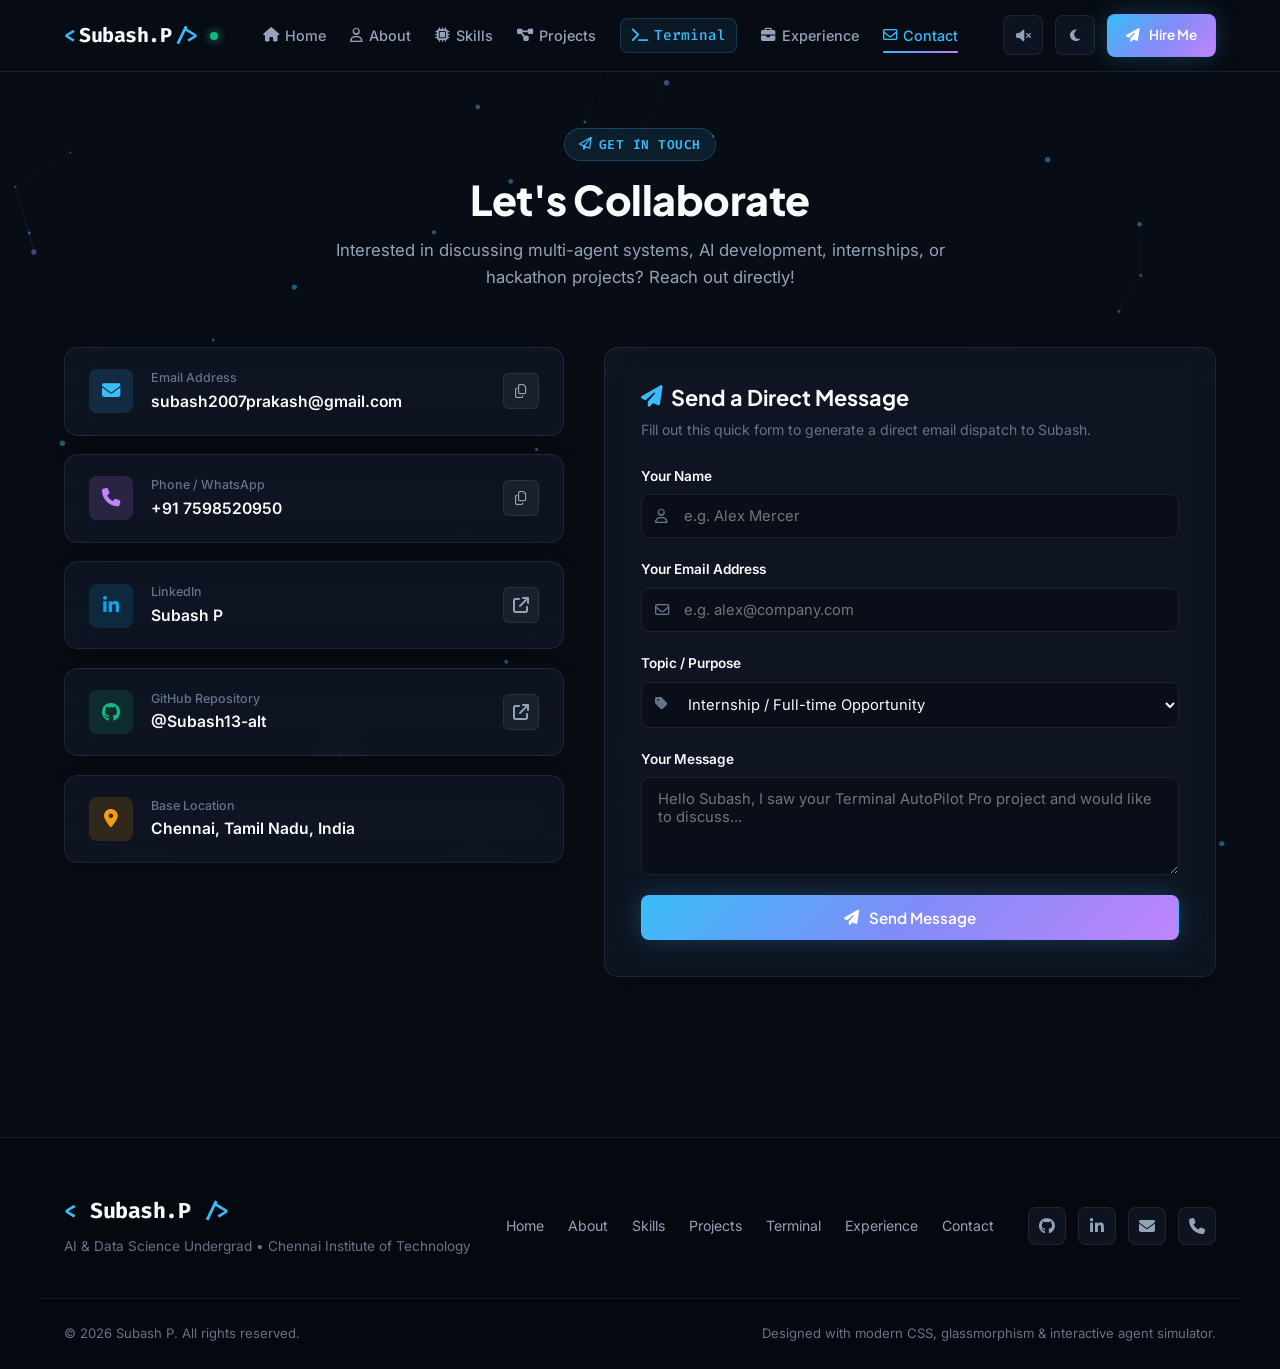
<file: contact.html>
<!DOCTYPE html>
<html lang="en">
<head>
  <meta charset="UTF-8">
  <meta name="viewport" content="width=device-width, initial-scale=1.0">
  <title>Subash P | AI & Data Science Engineer | Multi-Agent Systems & Cybersecurity</title>
  <meta name="description" content="Portfolio of Subash P - B.Tech AI & Data Science student at Chennai Institute of Technology. Specializing in Multi-Agent AI Systems, Machine Learning, and Cyber Security.">
  <meta name="keywords" content="Subash P, AI Engineer, Multi-Agent Systems, Data Science, Machine Learning, Cybersecurity, FastAPI, Flask, Gemini API, Chennai Institute of Technology">
  <meta name="author" content="Subash P">

  <!-- OpenGraph / Social Meta Tags -->
  <meta property="og:title" content="Subash P | AI & Data Science Portfolio">
  <meta property="og:description" content="Explore multi-agent automation systems, machine learning models, cybersecurity projects, and interactive demos.">
  <meta property="og:image" content="assets/subash.jpg">
  <meta property="og:type" content="website">

  <!-- Favicon -->
  <link rel="icon" type="image/svg+xml" href="data:image/svg+xml,<svg xmlns='http://www.w3.org/2000/svg' viewBox='0 0 100 100'><text y='.9em' font-size='90'>🚀</text></svg>">

  <!-- Google Fonts -->
  <link rel="preconnect" href="https://fonts.googleapis.com">
  <link rel="preconnect" href="https://fonts.gstatic.com" crossorigin>
  <link href="https://fonts.googleapis.com/css2?family=Fira+Code:wght@400;500;600&family=Inter:wght@300;400;500;600;700&family=Plus+Jakarta+Sans:wght@500;600;700;800&display=swap" rel="stylesheet">

  <!-- Font Awesome Icons -->
  <link rel="stylesheet" href="https://cdnjs.cloudflare.com/ajax/libs/font-awesome/6.5.1/css/all.min.css">

  <!-- Custom CSS -->
  <link rel="stylesheet" href="css/style.css">
</head>
<body class="subpage">
  <!-- Ambient Interactive Canvas Background -->
  <canvas id="ambient-canvas" class="ambient-canvas" aria-hidden="true"></canvas>

  <!-- Navigation Bar -->
  <header class="navbar" id="navbar">
    <div class="nav-container">
      <a href="index.html" class="nav-brand" aria-label="Subash P Home">
        <span class="brand-code">&lt;</span>
        <span class="brand-name">Subash.P</span>
        <span class="brand-code">/&gt;</span>
        <span class="status-indicator" title="Available for opportunities"></span>
      </a>

      <!-- Desktop Navigation Menu -->
      <nav class="nav-links" id="nav-links">
        <a href="index.html" class="nav-link"><i class="fa-solid fa-house"></i> Home</a>
        <a href="about.html" class="nav-link"><i class="fa-regular fa-user"></i> About</a>
        <a href="skills.html" class="nav-link"><i class="fa-solid fa-microchip"></i> Skills</a>
        <a href="projects.html" class="nav-link"><i class="fa-solid fa-diagram-project"></i> Projects</a>
        <a href="index.html#terminal-section" class="nav-link terminal-badge-link"><i class="fa-solid fa-terminal"></i> Terminal</a>
        <a href="experience.html" class="nav-link"><i class="fa-solid fa-briefcase"></i> Experience</a>
        <a href="contact.html" class="nav-link active"><i class="fa-regular fa-envelope"></i> Contact</a>
      </nav>

      <!-- Action Utilities -->
      <div class="nav-actions">
        <!-- Audio FX Toggle -->
        <button id="sound-toggle" class="btn-icon" title="Toggle UI sound effects" aria-label="Toggle UI Sound Effects">
          <i class="fa-solid fa-volume-xmark" id="sound-icon"></i>
        </button>

        <!-- Theme Toggle -->
        <button id="theme-toggle" class="btn-icon" title="Switch Theme (Dark/Light)" aria-label="Toggle Light/Dark Theme">
          <i class="fa-solid fa-moon" id="theme-icon"></i>
        </button>

        <!-- Resume Action Button -->
        <a href="contact.html" class="btn btn-primary nav-cta">
          <i class="fa-solid fa-paper-plane"></i>
          <span>Hire Me</span>
        </a>

        <!-- Mobile Menu Toggle -->
        <button class="mobile-toggle" id="mobile-toggle" aria-label="Toggle Navigation Menu">
          <span class="bar"></span>
          <span class="bar"></span>
          <span class="bar"></span>
        </button>
      </div>
    </div>
  </header>

  <!-- Mobile Drawer Menu -->
  <div class="mobile-drawer" id="mobile-drawer">
    <div class="mobile-drawer-content">
      <a href="index.html" class="mobile-link"><i class="fa-solid fa-house"></i> Home</a>
      <a href="about.html" class="mobile-link"><i class="fa-regular fa-user"></i> About</a>
      <a href="skills.html" class="mobile-link"><i class="fa-solid fa-microchip"></i> Skills</a>
      <a href="projects.html" class="mobile-link"><i class="fa-solid fa-diagram-project"></i> Projects</a>
      <a href="index.html#terminal-section" class="mobile-link"><i class="fa-solid fa-terminal"></i> Interactive Terminal</a>
      <a href="experience.html" class="mobile-link"><i class="fa-solid fa-briefcase"></i> Experience &amp; Education</a>
      <a href="contact.html" class="mobile-link active"><i class="fa-regular fa-envelope"></i> Contact</a>
      <div class="mobile-socials">
        <a href="https://github.com/Subash13-alt" target="_blank" rel="noopener noreferrer" aria-label="GitHub"><i class="fa-brands fa-github"></i></a>
        <a href="https://www.linkedin.com/in/subash-p-bb01b1382/" target="_blank" rel="noopener noreferrer" aria-label="LinkedIn"><i class="fa-brands fa-linkedin-in"></i></a>
        <a href="mailto:subash2007prakash@gmail.com" aria-label="Email"><i class="fa-solid fa-envelope"></i></a>
        <a href="tel:+917598520950" aria-label="Phone"><i class="fa-solid fa-phone"></i></a>
      </div>
    </div>
  </div>

  <main>
    <section class="section" id="contact">
      <div class="container">
        <div class="section-header">
          <span class="section-tag"><i class="fa-regular fa-paper-plane"></i> Get In Touch</span>
          <h2 class="section-title">Let's Collaborate</h2>
          <p class="section-subtitle">Interested in discussing multi-agent systems, AI development, internships, or hackathon projects? Reach out directly!</p>
        </div>

        <div class="contact-grid">
          <!-- Contact Channels Column -->
          <div class="contact-info-column">
            <!-- Email Card -->
            <div class="contact-card card-glass">
              <div class="contact-icon icon-cyan"><i class="fa-solid fa-envelope"></i></div>
              <div class="contact-details">
                <span class="contact-label">Email Address</span>
                <a href="mailto:subash2007prakash@gmail.com" class="contact-value" id="email-address">subash2007prakash@gmail.com</a>
              </div>
              <button class="btn-copy" id="copy-email-btn" title="Copy email address" aria-label="Copy email">
                <i class="fa-regular fa-copy"></i>
              </button>
            </div>

            <!-- Phone Card -->
            <div class="contact-card card-glass">
              <div class="contact-icon icon-purple"><i class="fa-solid fa-phone"></i></div>
              <div class="contact-details">
                <span class="contact-label">Phone / WhatsApp</span>
                <a href="tel:+917598520950" class="contact-value">+91 7598520950</a>
              </div>
              <button class="btn-copy" id="copy-phone-btn" title="Copy phone number" aria-label="Copy phone">
                <i class="fa-regular fa-copy"></i>
              </button>
            </div>

            <!-- LinkedIn Card -->
            <div class="contact-card card-glass">
              <div class="contact-icon icon-blue"><i class="fa-brands fa-linkedin-in"></i></div>
              <div class="contact-details">
                <span class="contact-label">LinkedIn</span>
                <span class="contact-value">Subash P</span>
              </div>
              <a href="https://www.linkedin.com/in/subash-p-bb01b1382/" target="_blank" rel="noopener noreferrer" class="btn-external" title="Open LinkedIn Profile">
                <i class="fa-solid fa-arrow-up-right-from-square"></i>
              </a>
            </div>

            <!-- GitHub Card -->
            <div class="contact-card card-glass">
              <div class="contact-icon icon-emerald"><i class="fa-brands fa-github"></i></div>
              <div class="contact-details">
                <span class="contact-label">GitHub Repository</span>
                <span class="contact-value">@Subash13-alt</span>
              </div>
              <a href="https://github.com/Subash13-alt" target="_blank" rel="noopener noreferrer" class="btn-external" title="Open GitHub Profile">
                <i class="fa-solid fa-arrow-up-right-from-square"></i>
              </a>
            </div>


            <!-- Location Card -->
            <div class="contact-card card-glass">
              <div class="contact-icon icon-amber"><i class="fa-solid fa-location-dot"></i></div>
              <div class="contact-details">
                <span class="contact-label">Base Location</span>
                <span class="contact-value">Chennai, Tamil Nadu, India</span>
              </div>
            </div>
          </div>

          <!-- Interactive Message Form -->
          <div class="contact-form-column">
            <div class="card-glass contact-form-wrapper">
              <h3 class="form-title"><i class="fa-solid fa-paper-plane text-accent"></i> Send a Direct Message</h3>
              <p class="form-sub">Fill out this quick form to generate a direct email dispatch to Subash.</p>
              
              <form id="contact-form" class="interactive-form">
                <div class="form-group">
                  <label for="contact-name">Your Name</label>
                  <div class="input-container">
                    <i class="fa-regular fa-user input-icon"></i>
                    <input type="text" id="contact-name" name="name" placeholder="e.g. Alex Mercer" required>
                  </div>
                </div>

                <div class="form-group">
                  <label for="contact-email">Your Email Address</label>
                  <div class="input-container">
                    <i class="fa-regular fa-envelope input-icon"></i>
                    <input type="email" id="contact-email" name="email" placeholder="e.g. alex@company.com" required>
                  </div>
                </div>

                <div class="form-group">
                  <label for="contact-subject">Topic / Purpose</label>
                  <div class="input-container">
                    <i class="fa-solid fa-tag input-icon"></i>
                    <select id="contact-subject" name="subject">
                      <option value="Internship / Full-time Opportunity">Internship / Full-time Opportunity</option>
                      <option value="AI / Multi-Agent Project Collaboration">AI / Multi-Agent Project Collaboration</option>
                      <option value="Hackathon Team Request">Hackathon Team Request</option>
                      <option value="General Technical Inquiry">General Technical Inquiry</option>
                    </select>
                  </div>
                </div>

                <div class="form-group">
                  <label for="contact-message">Your Message</label>
                  <div class="input-container">
                    <textarea id="contact-message" name="message" rows="4" placeholder="Hello Subash, I saw your Terminal AutoPilot Pro project and would like to discuss..." required></textarea>
                  </div>
                </div>

                <button type="submit" class="btn btn-primary btn-block" id="form-submit-btn">
                  <i class="fa-solid fa-paper-plane"></i>
                  <span>Send Message</span>
                </button>
              </form>
            </div>
          </div>
        </div>
      </div>
    </section>
  </main>

  <!-- FOOTER -->
  <footer class="footer">
    <div class="container footer-content">
      <div class="footer-left">
        <a href="index.html" class="footer-brand">
          <span class="brand-code">&lt;</span>
          <span class="brand-name">Subash.P</span>
          <span class="brand-code">/&gt;</span>
        </a>
        <p class="footer-tagline">AI &amp; Data Science Undergrad • Chennai Institute of Technology</p>
      </div>

      <div class="footer-nav">
        <a href="index.html">Home</a>
        <a href="about.html">About</a>
        <a href="skills.html">Skills</a>
        <a href="projects.html">Projects</a>
        <a href="index.html#terminal-section">Terminal</a>
        <a href="experience.html">Experience</a>
        <a href="contact.html">Contact</a>
      </div>

      <div class="footer-socials">
        <a href="https://github.com/Subash13-alt" target="_blank" rel="noopener noreferrer" aria-label="GitHub"><i class="fa-brands fa-github"></i></a>
        <a href="https://www.linkedin.com/in/subash-p-bb01b1382/" target="_blank" rel="noopener noreferrer" aria-label="LinkedIn"><i class="fa-brands fa-linkedin-in"></i></a>
        <a href="mailto:subash2007prakash@gmail.com" aria-label="Email"><i class="fa-solid fa-envelope"></i></a>
        <a href="tel:+917598520950" aria-label="Phone"><i class="fa-solid fa-phone"></i></a>
      </div>
    </div>
    <div class="footer-bottom">
      <div class="container footer-bottom-inner">
        <p>© 2026 Subash P. All rights reserved.</p>
        <p class="built-with">
          Designed with modern CSS, glassmorphism &amp; interactive agent simulator.
        </p>
      </div>
    </div>
  </footer>

<!-- FLOATING QUICK ACCESS BUTTONS -->
  <div class="floating-controls">
    <button id="back-to-top" class="floating-btn" title="Back to top" aria-label="Back to top">
      <i class="fa-solid fa-chevron-up"></i>
    </button>
  </div>

  <!-- TOAST NOTIFICATION CONTAINER -->
  <div id="toast-container" class="toast-container" aria-live="polite"></div>

  <!-- PROJECT DEEP-DIVE MODAL -->
  <div id="project-modal" class="modal-overlay" aria-hidden="true" role="dialog">
    <div class="modal-card card-glass">
      <button class="modal-close" id="modal-close-btn" aria-label="Close Modal">&times;</button>
      <div id="modal-content" class="modal-body">
        <!-- Injected via JavaScript based on selected project -->
      </div>
    </div>
  </div>

  <!-- RESUME PREVIEW MODAL -->
  <div id="resume-modal" class="modal-overlay" aria-hidden="true" role="dialog">
    <div class="modal-card card-glass resume-modal-card">
      <div class="resume-modal-header">
        <div class="resume-header-title">
          <i class="fa-solid fa-file-invoice text-accent"></i>
          <h3>Subash P — Verified Resume Overview</h3>
        </div>
        <div class="resume-modal-actions">
          <button class="btn btn-outline btn-sm" id="print-resume-btn"><i class="fa-solid fa-print"></i> Print</button>
          <button class="modal-close" id="resume-close-btn" aria-label="Close Resume Modal">&times;</button>
        </div>
      </div>
      <div class="modal-body resume-body" id="resume-printable-area">
        <!-- Rendered Resume content matching original resume structure -->
        <div class="resume-doc">
          <div class="resume-header">
            <h2>SUBASH P</h2>
            <div class="resume-contacts">
              <span><strong>LinkedIn:</strong> <a href="https://www.linkedin.com/in/subash-p-bb01b1382/" target="_blank">Subash P</a></span> • 
              <span><strong>GitHub:</strong> <a href="https://github.com/Subash13-alt" target="_blank">Subash13-alt</a></span> • 
              <span><strong>Email:</strong> subash2007prakash@gmail.com</span> • 
              <span><strong>Phone:</strong> +91 7598520950</span>
            </div>
          </div>

          <div class="resume-section">
            <h4 class="resume-sec-title">EDUCATION</h4>
            <div class="resume-item-row">
              <span class="inst"><strong>Chennai Institute of Technology</strong></span>
              <span class="dates">Sep 2025 – May 2029</span>
            </div>
            <div class="resume-item-row">
              <span class="degree">Bachelor of Technology in Artificial Intelligence and Data Science</span>
              <span class="loc">Chennai, Tamil Nadu</span>
            </div>
          </div>

          <div class="resume-section">
            <h4 class="resume-sec-title">PROJECTS</h4>
            
            <div class="resume-proj">
              <p class="proj-head"><strong>Terminal AutoPilot Pro – Agentic AI Terminal Automation</strong> | <em>Python, FastAPI, Gemini API, JavaScript</em></p>
              <ul>
                <li>Built a multi-agent AI system with Planner, Safety, Command, Executor, Verification, Reflection, and Memory agents that converts natural-language goals into validated terminal workflows.</li>
                <li>Implemented a safety layer with low, medium, and high risk levels that blocks dangerous commands (e.g., <code>rm -rf</code>, <code>shutdown</code>), and an executor using subprocess with log capture and status codes.</li>
                <li>Added a self-healing reflection loop (Gemini API) that analyzes failures and suggests fixes, with JSON workflow memory.</li>
              </ul>
            </div>

            <div class="resume-proj">
              <p class="proj-head"><strong>CreditSense AI – Credit Risk Assessment System</strong> | <em>Python, Flask, scikit-learn, pandas, NumPy, JavaScript</em></p>
              <ul>
                <li>Developed a web application that classifies loan applicants as Low Risk or High Risk with a confidence score, using a scikit-learn pipeline served through a Flask API (<code>/predict</code>, <code>/metrics</code>).</li>
                <li>Compared Logistic Regression, Decision Tree, and Random Forest models; the auto-selected Random Forest achieved <strong>89.25% accuracy</strong> and <strong>85.52% F1 score</strong> on a held-out 20% test split of a synthetic dataset.</li>
                <li>Built a responsive frontend with an animated risk gauge, input validation, dark mode, and a live model-performance panel.</li>
              </ul>
            </div>

            <div class="resume-proj">
              <p class="proj-head"><strong>WaterWise ML – Smart Water Leak Detection System</strong> | <em>Python, Flask, SQLAlchemy, scikit-learn, Chart.js, Bootstrap</em></p>
              <ul>
                <li>Built a full-stack monitoring platform that uses Isolation Forest for anomaly detection and Linear Regression for next-hour and next-day usage prediction across multiple water zones.</li>
                <li>Implemented a rule-based and ML alert engine (high flow, leak, night usage, budget alerts) with real-time Server-Sent Events, a live dashboard with anomaly heatmap, budget planner, and zone health scores, backed by a 20+ endpoint REST API and SQLite.</li>
              </ul>
            </div>

            <div class="resume-proj">
              <p class="proj-head"><strong>MeetingOS – Meeting-to-Execution AI Workflow System</strong> | <em>Python, FastAPI, spaCy, SQLite, JavaScript</em></p>
              <ul>
                <li>Built an offline NLP pipeline using spaCy and dateparser that extracts tasks, owners, deadlines, and priorities from unstructured meeting notes.</li>
                <li>Designed a multi-agent backend with escalation, audit, and decision agents for SLA monitoring, overdue-task escalation, workload analysis, and an audit trail in SQLite, plus a single-page analytics dashboard.</li>
              </ul>
            </div>
          </div>

          <div class="resume-section">
            <h4 class="resume-sec-title">EXPERIENCE</h4>
            <div class="resume-exp">
              <div class="resume-item-row">
                <span><strong>Cyber Security Intern – Codec Technologies Pvt. Ltd.</strong></span>
                <span>May 2026 – Jun 2026</span>
              </div>
              <ul>
                <li>Completed a 1-month AICTE and ICAC approved cyber security internship program listed on the National Internship Portal.</li>
              </ul>
            </div>

            <div class="resume-exp">
              <div class="resume-item-row">
                <span><strong>Cyber Security Intern – Thiranex</strong></span>
                <span>May 2026 – Jun 2026</span>
              </div>
              <ul>
                <li>Successfully completed a 1-month cyber security internship and received a verified certificate of achievement.</li>
              </ul>
            </div>

            <div class="resume-exp">
              <div class="resume-item-row">
                <span><strong>Virtual Intern – Eduskills</strong></span>
                <span>Completed</span>
              </div>
              <ul>
                <li>Completed virtual internship courses: AI-ML by Google for Developers and Ethical Hacking by Eduskills Academy.</li>
              </ul>
            </div>
          </div>

          <div class="resume-section">
            <h4 class="resume-sec-title">TECHNICAL SKILLS</h4>
            <p><strong>Languages:</strong> Python, C++, JavaScript, HTML, CSS, SQL.</p>
            <p><strong>Frameworks & Libraries:</strong> Flask, FastAPI, SQLAlchemy, Pydantic, Bootstrap, Chart.js, pandas, NumPy.</p>
            <p><strong>AI / ML:</strong> scikit-learn, spaCy, Google Gemini API, Random Forest, Isolation Forest, Logistic Regression, Linear Regression, Decision Tree, NLP, Multi-Agent Systems.</p>
            <p><strong>Databases & Tools:</strong> SQLite, REST APIs, JSON, Git, GitHub, Server-Sent Events, Uvicorn, Gunicorn.</p>
            <p><strong>Core Areas:</strong> Cyber Security, Ethical Hacking, Data Science, Machine Learning, Cloud Fundamentals.</p>
          </div>

          <div class="resume-section">
            <h4 class="resume-sec-title">CERTIFICATIONS</h4>
            <div class="resume-certs-cols">
              <div>
                <p>• Python Essentials 1 – Cisco</p>
                <p>• Python Essentials 2 – Cisco</p>
                <p>• Cloud Practitioner Essentials – AWS</p>
              </div>
              <div>
                <p>• Introduction to Cybersecurity – Cisco</p>
                <p>• Introduction to Data Science – Cisco</p>
                <p>• Introduction to Modern AI – Cisco</p>
              </div>
            </div>
          </div>

          <div class="resume-section">
            <h4 class="resume-sec-title">ACHIEVEMENTS</h4>
            <ul>
              <li>Semifinalist in ET-AI Hackathon 2026; solved 500+ problems on LeetCode.</li>
              <li>Participated in Student Hackpad 2026 and Sustainable Hackathon 2026 – Canadian University Dubai.</li>
              <li>Participated in DevFusion 2.0 – The Developers Hackathon, organized by Enginow.</li>
            </ul>
          </div>

          <div class="resume-section">
            <h4 class="resume-sec-title">VOLUNTEER EXPERIENCE</h4>
            <ul>
              <li><strong>Content Writer</strong> – Coffee House (Literature Club of Chennai Institute of Technology).</li>
              <li><strong>Research and Innovation Team Member</strong> – Entrepreneurship and Development Cell, EDC (Chennai Institute of Technology).</li>
              <li><strong>Member</strong> – Web3 Madras Community.</li>
            </ul>
          </div>

        </div>
      </div>
    </div>
  </div>

  <!-- Main JavaScript File -->
  <script src="js/main.js"></script>
</body>
</html>
</file>
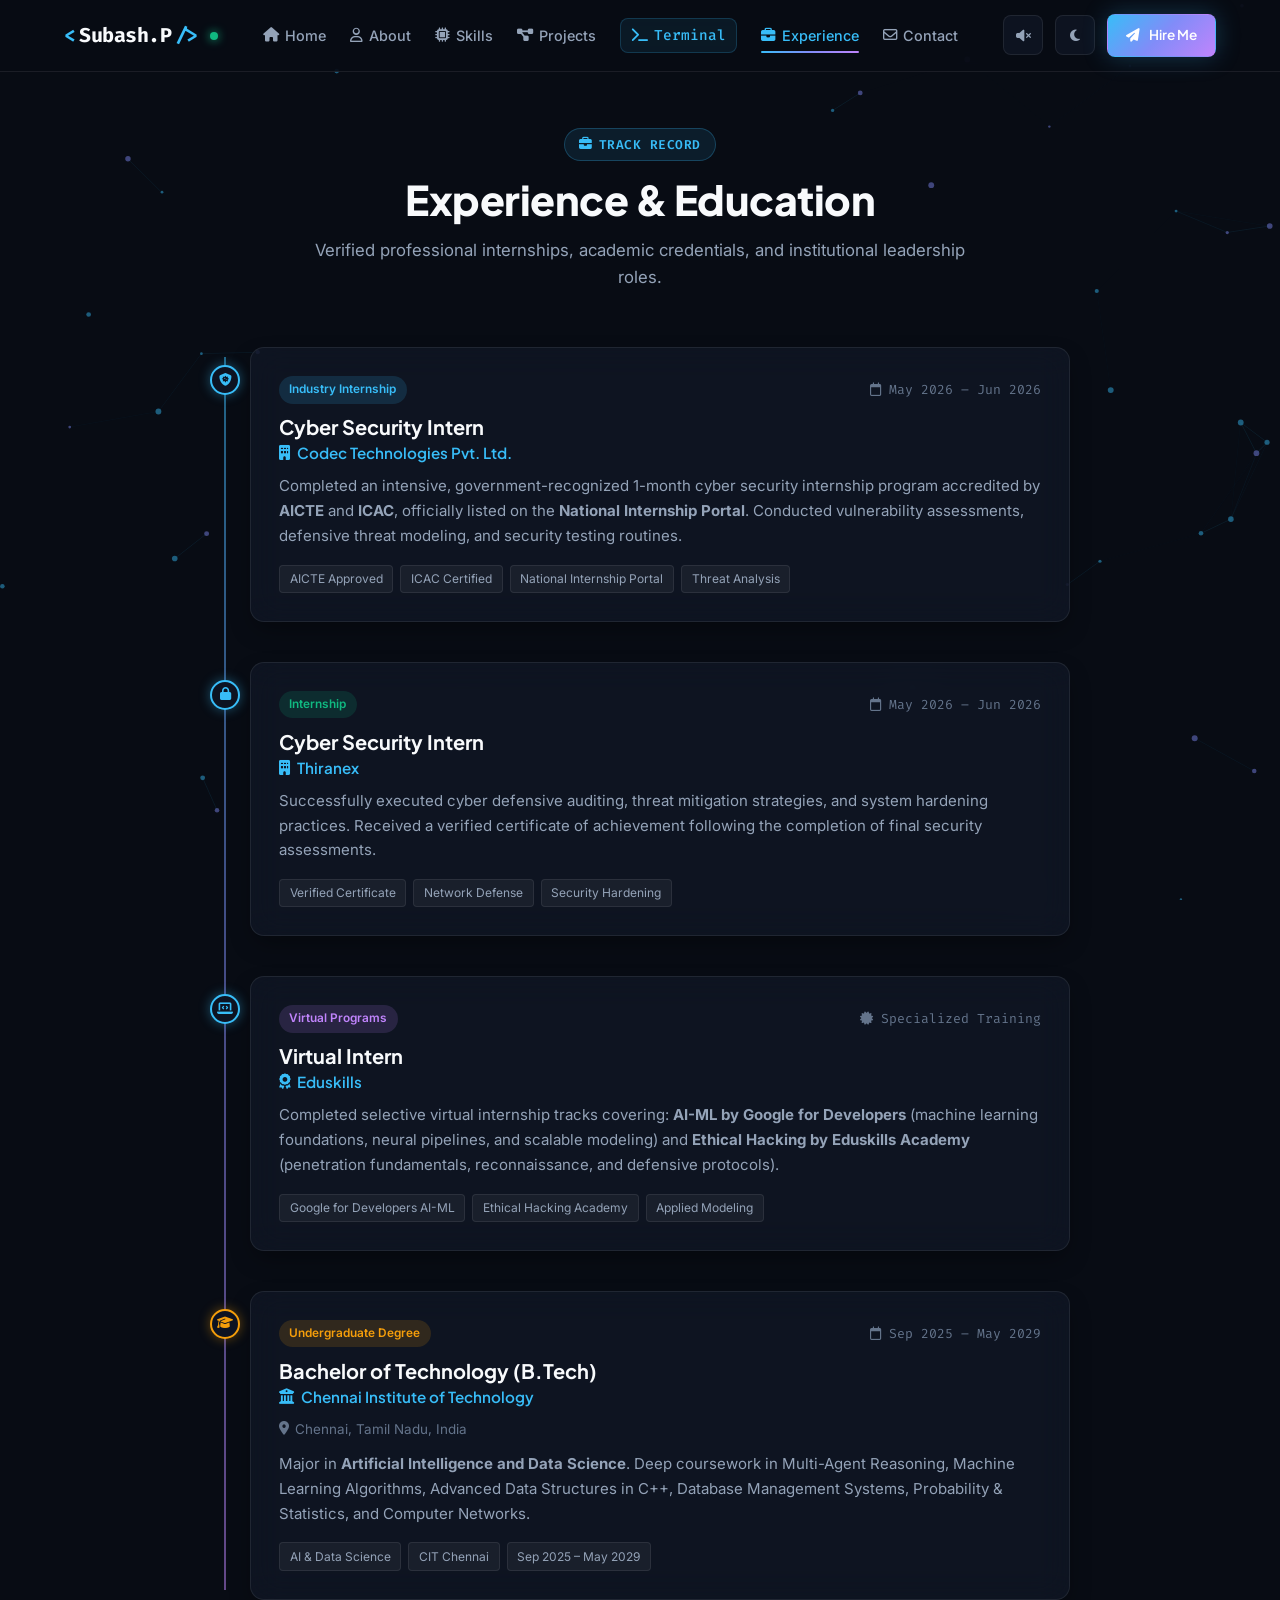
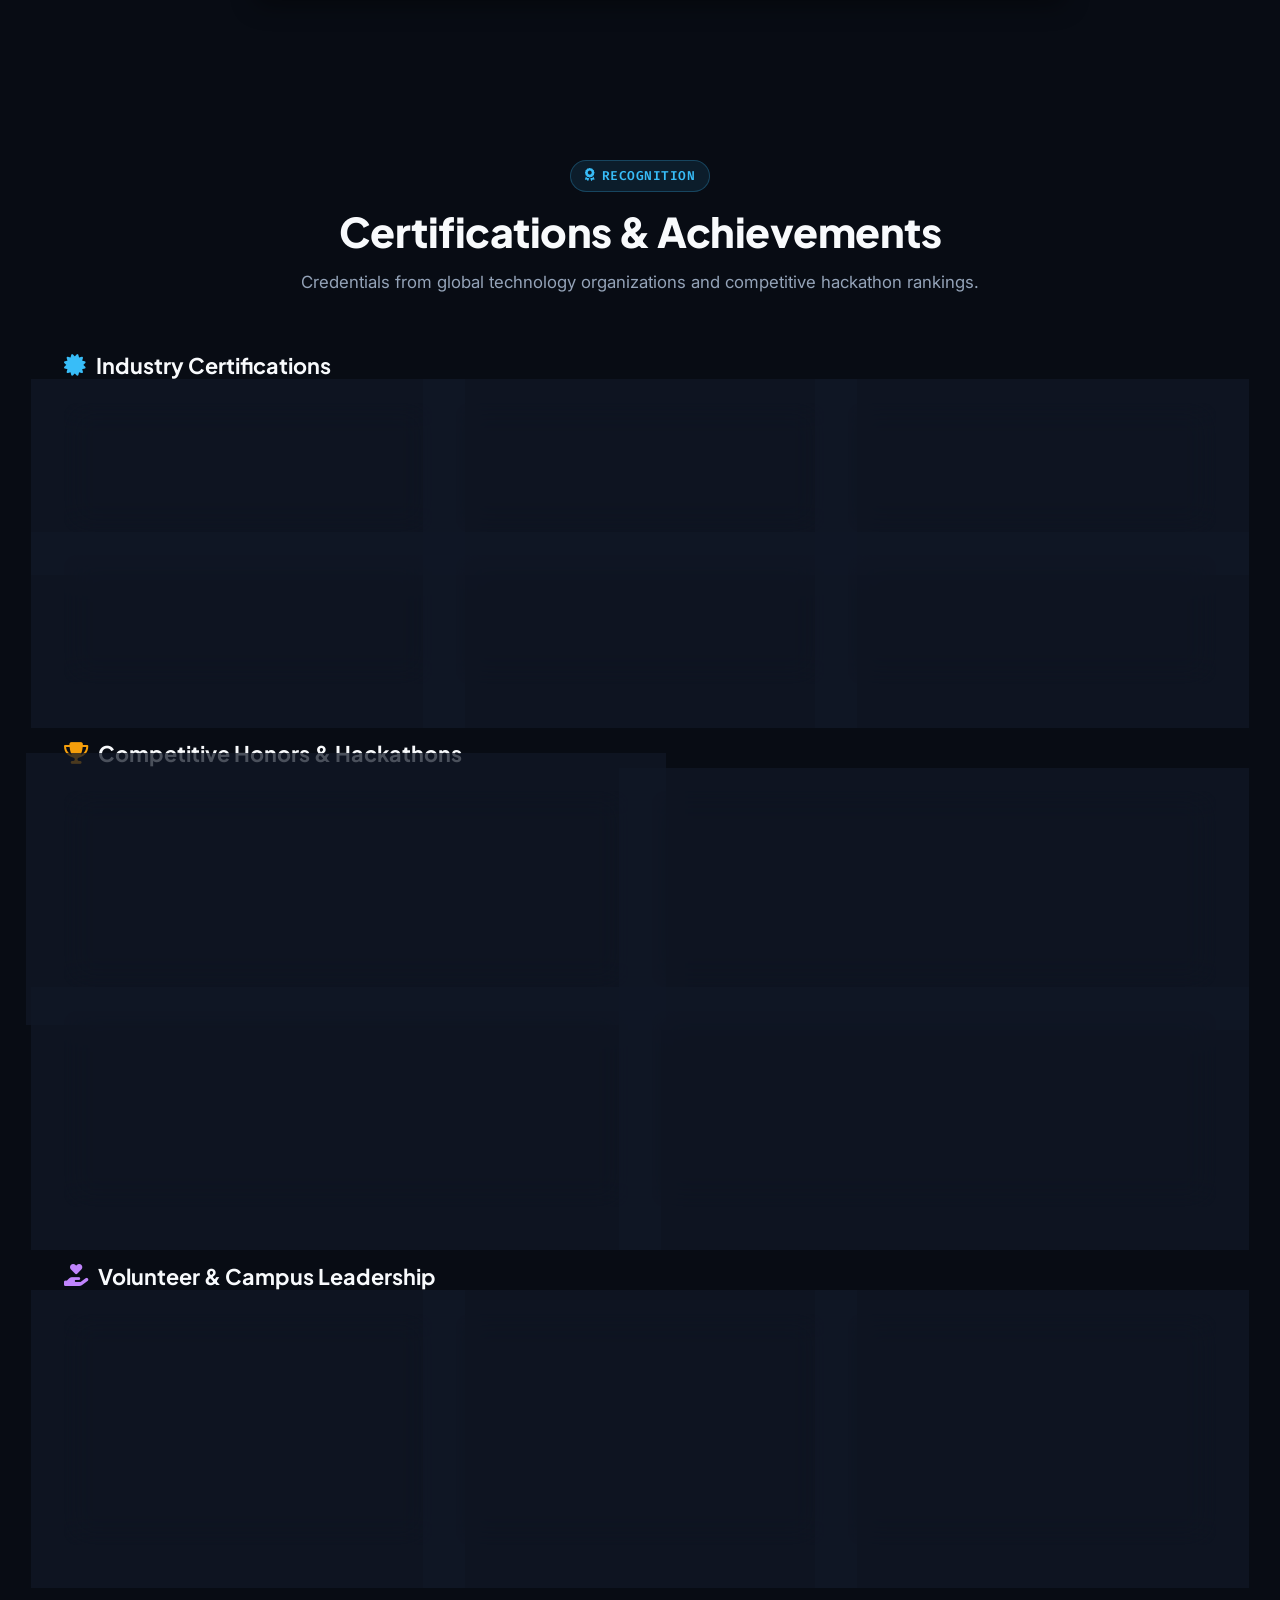
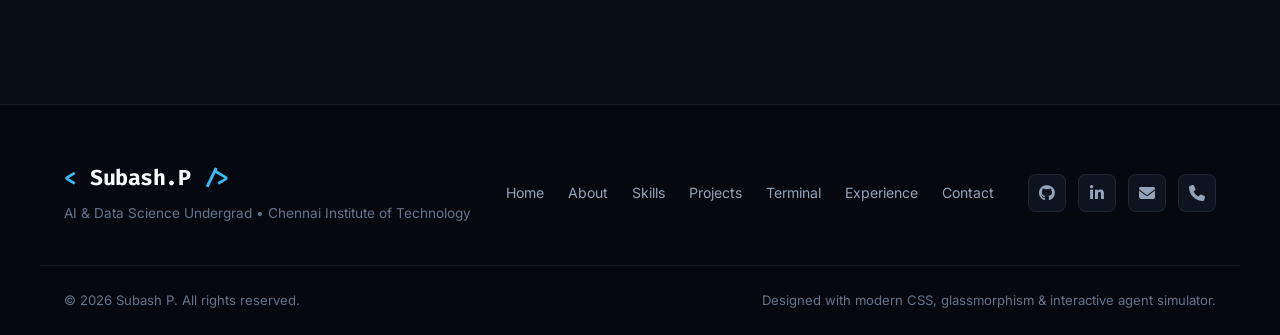
<file: experience.html>
<!DOCTYPE html>
<html lang="en">
<head>
  <meta charset="UTF-8">
  <meta name="viewport" content="width=device-width, initial-scale=1.0">
  <title>Subash P | AI & Data Science Engineer | Multi-Agent Systems & Cybersecurity</title>
  <meta name="description" content="Portfolio of Subash P - B.Tech AI & Data Science student at Chennai Institute of Technology. Specializing in Multi-Agent AI Systems, Machine Learning, and Cyber Security.">
  <meta name="keywords" content="Subash P, AI Engineer, Multi-Agent Systems, Data Science, Machine Learning, Cybersecurity, FastAPI, Flask, Gemini API, Chennai Institute of Technology">
  <meta name="author" content="Subash P">

  <!-- OpenGraph / Social Meta Tags -->
  <meta property="og:title" content="Subash P | AI & Data Science Portfolio">
  <meta property="og:description" content="Explore multi-agent automation systems, machine learning models, cybersecurity projects, and interactive demos.">
  <meta property="og:image" content="assets/subash.jpg">
  <meta property="og:type" content="website">

  <!-- Favicon -->
  <link rel="icon" type="image/svg+xml" href="data:image/svg+xml,<svg xmlns='http://www.w3.org/2000/svg' viewBox='0 0 100 100'><text y='.9em' font-size='90'>🚀</text></svg>">

  <!-- Google Fonts -->
  <link rel="preconnect" href="https://fonts.googleapis.com">
  <link rel="preconnect" href="https://fonts.gstatic.com" crossorigin>
  <link href="https://fonts.googleapis.com/css2?family=Fira+Code:wght@400;500;600&family=Inter:wght@300;400;500;600;700&family=Plus+Jakarta+Sans:wght@500;600;700;800&display=swap" rel="stylesheet">

  <!-- Font Awesome Icons -->
  <link rel="stylesheet" href="https://cdnjs.cloudflare.com/ajax/libs/font-awesome/6.5.1/css/all.min.css">

  <!-- Custom CSS -->
  <link rel="stylesheet" href="css/style.css">
</head>
<body class="subpage">
  <!-- Ambient Interactive Canvas Background -->
  <canvas id="ambient-canvas" class="ambient-canvas" aria-hidden="true"></canvas>

  <!-- Navigation Bar -->
  <header class="navbar" id="navbar">
    <div class="nav-container">
      <a href="index.html" class="nav-brand" aria-label="Subash P Home">
        <span class="brand-code">&lt;</span>
        <span class="brand-name">Subash.P</span>
        <span class="brand-code">/&gt;</span>
        <span class="status-indicator" title="Available for opportunities"></span>
      </a>

      <!-- Desktop Navigation Menu -->
      <nav class="nav-links" id="nav-links">
        <a href="index.html" class="nav-link"><i class="fa-solid fa-house"></i> Home</a>
        <a href="about.html" class="nav-link"><i class="fa-regular fa-user"></i> About</a>
        <a href="skills.html" class="nav-link"><i class="fa-solid fa-microchip"></i> Skills</a>
        <a href="projects.html" class="nav-link"><i class="fa-solid fa-diagram-project"></i> Projects</a>
        <a href="index.html#terminal-section" class="nav-link terminal-badge-link"><i class="fa-solid fa-terminal"></i> Terminal</a>
        <a href="experience.html" class="nav-link active"><i class="fa-solid fa-briefcase"></i> Experience</a>
        <a href="contact.html" class="nav-link"><i class="fa-regular fa-envelope"></i> Contact</a>
      </nav>

      <!-- Action Utilities -->
      <div class="nav-actions">
        <!-- Audio FX Toggle -->
        <button id="sound-toggle" class="btn-icon" title="Toggle UI sound effects" aria-label="Toggle UI Sound Effects">
          <i class="fa-solid fa-volume-xmark" id="sound-icon"></i>
        </button>

        <!-- Theme Toggle -->
        <button id="theme-toggle" class="btn-icon" title="Switch Theme (Dark/Light)" aria-label="Toggle Light/Dark Theme">
          <i class="fa-solid fa-moon" id="theme-icon"></i>
        </button>

        <!-- Resume Action Button -->
        <a href="contact.html" class="btn btn-primary nav-cta">
          <i class="fa-solid fa-paper-plane"></i>
          <span>Hire Me</span>
        </a>

        <!-- Mobile Menu Toggle -->
        <button class="mobile-toggle" id="mobile-toggle" aria-label="Toggle Navigation Menu">
          <span class="bar"></span>
          <span class="bar"></span>
          <span class="bar"></span>
        </button>
      </div>
    </div>
  </header>

  <!-- Mobile Drawer Menu -->
  <div class="mobile-drawer" id="mobile-drawer">
    <div class="mobile-drawer-content">
      <a href="index.html" class="mobile-link"><i class="fa-solid fa-house"></i> Home</a>
      <a href="about.html" class="mobile-link"><i class="fa-regular fa-user"></i> About</a>
      <a href="skills.html" class="mobile-link"><i class="fa-solid fa-microchip"></i> Skills</a>
      <a href="projects.html" class="mobile-link"><i class="fa-solid fa-diagram-project"></i> Projects</a>
      <a href="index.html#terminal-section" class="mobile-link"><i class="fa-solid fa-terminal"></i> Interactive Terminal</a>
      <a href="experience.html" class="mobile-link active"><i class="fa-solid fa-briefcase"></i> Experience &amp; Education</a>
      <a href="contact.html" class="mobile-link"><i class="fa-regular fa-envelope"></i> Contact</a>
      <div class="mobile-socials">
        <a href="https://github.com/Subash13-alt" target="_blank" rel="noopener noreferrer" aria-label="GitHub"><i class="fa-brands fa-github"></i></a>
        <a href="https://www.linkedin.com/in/subash-p-bb01b1382/" target="_blank" rel="noopener noreferrer" aria-label="LinkedIn"><i class="fa-brands fa-linkedin-in"></i></a>
        <a href="mailto:subash2007prakash@gmail.com" aria-label="Email"><i class="fa-solid fa-envelope"></i></a>
        <a href="tel:+917598520950" aria-label="Phone"><i class="fa-solid fa-phone"></i></a>
      </div>
    </div>
  </div>

  <main>
    <section class="section" id="experience">
      <div class="container">
        <div class="section-header">
          <span class="section-tag"><i class="fa-solid fa-briefcase"></i> Track Record</span>
          <h2 class="section-title">Experience & Education</h2>
          <p class="section-subtitle">Verified professional internships, academic credentials, and institutional leadership roles.</p>
        </div>

        <div class="timeline-container">

          <!-- Experience Item 1 -->
          <div class="timeline-item">
            <div class="timeline-node">
              <i class="fa-solid fa-shield-virus"></i>
            </div>
            <div class="timeline-card card-glass">
              <div class="timeline-meta">
                <span class="timeline-badge badge-primary">Industry Internship</span>
                <span class="timeline-date"><i class="fa-regular fa-calendar"></i> May 2026 – Jun 2026</span>
              </div>
              <h3 class="timeline-title">Cyber Security Intern</h3>
              <h4 class="timeline-company"><i class="fa-solid fa-building"></i> Codec Technologies Pvt. Ltd.</h4>
              <p class="timeline-desc">
                Completed an intensive, government-recognized 1-month cyber security internship program accredited by
                <strong>AICTE</strong> and <strong>ICAC</strong>, officially listed on the <strong>National Internship Portal</strong>.
                Conducted vulnerability assessments, defensive threat modeling, and security testing routines.
              </p>
              <div class="timeline-tags">
                <span>AICTE Approved</span>
                <span>ICAC Certified</span>
                <span>National Internship Portal</span>
                <span>Threat Analysis</span>
              </div>
            </div>
          </div>

          <!-- Experience Item 2 -->
          <div class="timeline-item">
            <div class="timeline-node">
              <i class="fa-solid fa-lock"></i>
            </div>
            <div class="timeline-card card-glass">
              <div class="timeline-meta">
                <span class="timeline-badge badge-success">Internship</span>
                <span class="timeline-date"><i class="fa-regular fa-calendar"></i> May 2026 – Jun 2026</span>
              </div>
              <h3 class="timeline-title">Cyber Security Intern</h3>
              <h4 class="timeline-company"><i class="fa-solid fa-building"></i> Thiranex</h4>
              <p class="timeline-desc">
                Successfully executed cyber defensive auditing, threat mitigation strategies, and system hardening practices.
                Received a verified certificate of achievement following the completion of final security assessments.
              </p>
              <div class="timeline-tags">
                <span>Verified Certificate</span>
                <span>Network Defense</span>
                <span>Security Hardening</span>
              </div>
            </div>
          </div>

          <!-- Experience Item 3 -->
          <div class="timeline-item">
            <div class="timeline-node">
              <i class="fa-solid fa-laptop-code"></i>
            </div>
            <div class="timeline-card card-glass">
              <div class="timeline-meta">
                <span class="timeline-badge badge-info">Virtual Programs</span>
                <span class="timeline-date"><i class="fa-solid fa-certificate"></i> Specialized Training</span>
              </div>
              <h3 class="timeline-title">Virtual Intern</h3>
              <h4 class="timeline-company"><i class="fa-solid fa-award"></i> Eduskills</h4>
              <p class="timeline-desc">
                Completed selective virtual internship tracks covering:
                <strong>AI-ML by Google for Developers</strong> (machine learning foundations, neural pipelines, and scalable modeling)
                and <strong>Ethical Hacking by Eduskills Academy</strong> (penetration fundamentals, reconnaissance, and defensive protocols).
              </p>
              <div class="timeline-tags">
                <span>Google for Developers AI-ML</span>
                <span>Ethical Hacking Academy</span>
                <span>Applied Modeling</span>
              </div>
            </div>
          </div>

          <!-- Education Item -->
          <div class="timeline-item">
            <div class="timeline-node node-edu">
              <i class="fa-solid fa-graduation-cap"></i>
            </div>
            <div class="timeline-card card-glass">
              <div class="timeline-meta">
                <span class="timeline-badge badge-warning">Undergraduate Degree</span>
                <span class="timeline-date"><i class="fa-regular fa-calendar"></i> Sep 2025 – May 2029</span>
              </div>
              <h3 class="timeline-title">Bachelor of Technology (B.Tech)</h3>
              <h4 class="timeline-company"><i class="fa-solid fa-university"></i> Chennai Institute of Technology</h4>
              <p class="timeline-location"><i class="fa-solid fa-location-dot"></i> Chennai, Tamil Nadu, India</p>
              <p class="timeline-desc">
                Major in <strong>Artificial Intelligence and Data Science</strong>. Deep coursework in Multi-Agent Reasoning,
                Machine Learning Algorithms, Advanced Data Structures in C++, Database Management Systems, Probability & Statistics, and Computer Networks.
              </p>
              <div class="timeline-tags">
                <span>AI & Data Science</span>
                <span>CIT Chennai</span>
                <span>Sep 2025 – May 2029</span>
              </div>
            </div>
          </div>

        </div>
      </div>
    </section>

    <!-- CERTIFICATIONS & ACHIEVEMENTS SECTION -->

    <section class="section" id="achievements">
      <div class="container">
        <div class="section-header">
          <span class="section-tag"><i class="fa-solid fa-award"></i> Recognition</span>
          <h2 class="section-title">Certifications & Achievements</h2>
          <p class="section-subtitle">Credentials from global technology organizations and competitive hackathon rankings.</p>
        </div>

        <!-- Certifications Gallery -->
        <h3 class="subsection-heading"><i class="fa-solid fa-certificate text-accent"></i> Industry Certifications</h3>
        <div class="certs-grid">
          <div class="cert-card card-glass">
            <div class="cert-logo cisco-logo"><i class="fa-solid fa-network-wired"></i></div>
            <div class="cert-info">
              <h4>Python Essentials 1</h4>
              <p class="cert-issuer">Cisco Networking Academy</p>
              <span class="cert-tag">Programming</span>
            </div>
          </div>

          <div class="cert-card card-glass">
            <div class="cert-logo cisco-logo"><i class="fa-solid fa-code"></i></div>
            <div class="cert-info">
              <h4>Python Essentials 2</h4>
              <p class="cert-issuer">Cisco Networking Academy</p>
              <span class="cert-tag">Advanced OOP</span>
            </div>
          </div>

          <div class="cert-card card-glass">
            <div class="cert-logo cisco-logo"><i class="fa-solid fa-shield-halved"></i></div>
            <div class="cert-info">
              <h4>Introduction to Cybersecurity</h4>
              <p class="cert-issuer">Cisco Networking Academy</p>
              <span class="cert-tag">Cyber Defense</span>
            </div>
          </div>

          <div class="cert-card card-glass">
            <div class="cert-logo cisco-logo"><i class="fa-solid fa-database"></i></div>
            <div class="cert-info">
              <h4>Introduction to Data Science</h4>
              <p class="cert-issuer">Cisco Networking Academy</p>
              <span class="cert-tag">Data Analytics</span>
            </div>
          </div>

          <div class="cert-card card-glass">
            <div class="cert-logo cisco-logo"><i class="fa-solid fa-brain"></i></div>
            <div class="cert-info">
              <h4>Introduction to Modern AI</h4>
              <p class="cert-issuer">Cisco Networking Academy</p>
              <span class="cert-tag">Artificial Intelligence</span>
            </div>
          </div>

          <div class="cert-card card-glass">
            <div class="cert-logo aws-logo"><i class="fa-brands fa-aws"></i></div>
            <div class="cert-info">
              <h4>Cloud Practitioner Essentials</h4>
              <p class="cert-issuer">Amazon Web Services (AWS)</p>
              <span class="cert-tag">Cloud Architecture</span>
            </div>
          </div>
        </div>

        <!-- Achievements & Competitions -->
        <h3 class="subsection-heading mt-large"><i class="fa-solid fa-trophy text-amber"></i> Competitive Honors & Hackathons</h3>
        <div class="achieve-grid">
          <div class="achieve-card card-glass highlight-winner">
            <div class="achieve-icon"><i class="fa-solid fa-trophy"></i></div>
            <div class="achieve-content">
              <h4>Semifinalist – ET-AI Hackathon 2026</h4>
              <p>Recognized as a semifinalist in the high-stakes national Emerging Technologies & AI Hackathon 2026 for building cutting-edge multi-agent software solutions.</p>
              <span class="achieve-pill">Semifinalist Top Tier</span>
            </div>
          </div>

          <div class="achieve-card card-glass">
            <div class="achieve-icon"><i class="fa-solid fa-code-commit"></i></div>
            <div class="achieve-content">
              <h4>500+ Solved LeetCode Problems</h4>
              <p>Consistent algorithmic problem-solving across Dynamic Programming, Graph Theory, Trees, Greedy algorithms, and Advanced Data Structures in C++ & Python.</p>
              <span class="achieve-pill">Algorithmic Mastery</span>
            </div>
          </div>

          <div class="achieve-card card-glass">
            <div class="achieve-icon"><i class="fa-solid fa-globe"></i></div>
            <div class="achieve-content">
              <h4>Sustainable Hackathon 2026</h4>
              <p>Competed in the international Sustainable Hackathon 2026 hosted by <strong>Canadian University Dubai</strong>, creating green tech & resource management software.</p>
              <span class="achieve-pill">International Competitor</span>
            </div>
          </div>

          <div class="achieve-card card-glass">
            <div class="achieve-icon"><i class="fa-solid fa-laptop-code"></i></div>
            <div class="achieve-content">
              <h4>Student Hackpad 2026 & DevFusion 2.0</h4>
              <p>Active participant in Student Hackpad 2026 and DevFusion 2.0 – The Developers Hackathon, organized by Enginow, rapidly prototyping full-stack AI web apps.</p>
              <span class="achieve-pill">Developer Hackathons</span>
            </div>
          </div>
        </div>

        <!-- Volunteer Leadership Experience -->
        <h3 class="subsection-heading mt-large"><i class="fa-solid fa-hand-holding-heart text-purple"></i> Volunteer & Campus Leadership</h3>
        <div class="volunteer-grid">
          <div class="vol-card card-glass">
            <div class="vol-icon"><i class="fa-solid fa-pen-nib"></i></div>
            <div>
              <h4>Content Writer – Coffee House</h4>
              <p class="vol-sub">Literature Club of Chennai Institute of Technology</p>
              <p class="vol-text">Authoring literary pieces, technical write-ups, and creative showcases for university-wide publications.</p>
            </div>
          </div>

          <div class="vol-card card-glass">
            <div class="vol-icon"><i class="fa-solid fa-lightbulb"></i></div>
            <div>
              <h4>Research & Innovation Team Member</h4>
              <p class="vol-sub">Entrepreneurship and Development Cell (EDC), CIT</p>
              <p class="vol-text">Analyzing market readiness, incubation roadmaps, and emerging AI technologies for collegiate student startup ventures.</p>
            </div>
          </div>

          <div class="vol-card card-glass">
            <div class="vol-icon"><i class="fa-solid fa-cubes"></i></div>
            <div>
              <h4>Active Member – Web3 Madras Community</h4>
              <p class="vol-sub">Regional Tech Ecosystem</p>
              <p class="vol-text">Engaging in decentralized technology discussions, developer workshops, and open-source community meetups.</p>
            </div>
          </div>
        </div>

      </div>
    </section>

    <!-- CONTACT & CONNECT SECTION -->
  </main>

  <!-- FOOTER -->
  <footer class="footer">
    <div class="container footer-content">
      <div class="footer-left">
        <a href="index.html" class="footer-brand">
          <span class="brand-code">&lt;</span>
          <span class="brand-name">Subash.P</span>
          <span class="brand-code">/&gt;</span>
        </a>
        <p class="footer-tagline">AI &amp; Data Science Undergrad • Chennai Institute of Technology</p>
      </div>

      <div class="footer-nav">
        <a href="index.html">Home</a>
        <a href="about.html">About</a>
        <a href="skills.html">Skills</a>
        <a href="projects.html">Projects</a>
        <a href="index.html#terminal-section">Terminal</a>
        <a href="experience.html">Experience</a>
        <a href="contact.html">Contact</a>
      </div>

      <div class="footer-socials">
        <a href="https://github.com/Subash13-alt" target="_blank" rel="noopener noreferrer" aria-label="GitHub"><i class="fa-brands fa-github"></i></a>
        <a href="https://www.linkedin.com/in/subash-p-bb01b1382/" target="_blank" rel="noopener noreferrer" aria-label="LinkedIn"><i class="fa-brands fa-linkedin-in"></i></a>
        <a href="mailto:subash2007prakash@gmail.com" aria-label="Email"><i class="fa-solid fa-envelope"></i></a>
        <a href="tel:+917598520950" aria-label="Phone"><i class="fa-solid fa-phone"></i></a>
      </div>
    </div>
    <div class="footer-bottom">
      <div class="container footer-bottom-inner">
        <p>© 2026 Subash P. All rights reserved.</p>
        <p class="built-with">
          Designed with modern CSS, glassmorphism &amp; interactive agent simulator.
        </p>
      </div>
    </div>
  </footer>

<!-- FLOATING QUICK ACCESS BUTTONS -->
  <div class="floating-controls">
    <button id="back-to-top" class="floating-btn" title="Back to top" aria-label="Back to top">
      <i class="fa-solid fa-chevron-up"></i>
    </button>
  </div>

  <!-- TOAST NOTIFICATION CONTAINER -->
  <div id="toast-container" class="toast-container" aria-live="polite"></div>

  <!-- PROJECT DEEP-DIVE MODAL -->
  <div id="project-modal" class="modal-overlay" aria-hidden="true" role="dialog">
    <div class="modal-card card-glass">
      <button class="modal-close" id="modal-close-btn" aria-label="Close Modal">&times;</button>
      <div id="modal-content" class="modal-body">
        <!-- Injected via JavaScript based on selected project -->
      </div>
    </div>
  </div>

  <!-- RESUME PREVIEW MODAL -->
  <div id="resume-modal" class="modal-overlay" aria-hidden="true" role="dialog">
    <div class="modal-card card-glass resume-modal-card">
      <div class="resume-modal-header">
        <div class="resume-header-title">
          <i class="fa-solid fa-file-invoice text-accent"></i>
          <h3>Subash P — Verified Resume Overview</h3>
        </div>
        <div class="resume-modal-actions">
          <button class="btn btn-outline btn-sm" id="print-resume-btn"><i class="fa-solid fa-print"></i> Print</button>
          <button class="modal-close" id="resume-close-btn" aria-label="Close Resume Modal">&times;</button>
        </div>
      </div>
      <div class="modal-body resume-body" id="resume-printable-area">
        <!-- Rendered Resume content matching original resume structure -->
        <div class="resume-doc">
          <div class="resume-header">
            <h2>SUBASH P</h2>
            <div class="resume-contacts">
              <span><strong>LinkedIn:</strong> <a href="https://www.linkedin.com/in/subash-p-bb01b1382/" target="_blank">Subash P</a></span> • 
              <span><strong>GitHub:</strong> <a href="https://github.com/Subash13-alt" target="_blank">Subash13-alt</a></span> • 
              <span><strong>Email:</strong> subash2007prakash@gmail.com</span> • 
              <span><strong>Phone:</strong> +91 7598520950</span>
            </div>
          </div>

          <div class="resume-section">
            <h4 class="resume-sec-title">EDUCATION</h4>
            <div class="resume-item-row">
              <span class="inst"><strong>Chennai Institute of Technology</strong></span>
              <span class="dates">Sep 2025 – May 2029</span>
            </div>
            <div class="resume-item-row">
              <span class="degree">Bachelor of Technology in Artificial Intelligence and Data Science</span>
              <span class="loc">Chennai, Tamil Nadu</span>
            </div>
          </div>

          <div class="resume-section">
            <h4 class="resume-sec-title">PROJECTS</h4>
            
            <div class="resume-proj">
              <p class="proj-head"><strong>Terminal AutoPilot Pro – Agentic AI Terminal Automation</strong> | <em>Python, FastAPI, Gemini API, JavaScript</em></p>
              <ul>
                <li>Built a multi-agent AI system with Planner, Safety, Command, Executor, Verification, Reflection, and Memory agents that converts natural-language goals into validated terminal workflows.</li>
                <li>Implemented a safety layer with low, medium, and high risk levels that blocks dangerous commands (e.g., <code>rm -rf</code>, <code>shutdown</code>), and an executor using subprocess with log capture and status codes.</li>
                <li>Added a self-healing reflection loop (Gemini API) that analyzes failures and suggests fixes, with JSON workflow memory.</li>
              </ul>
            </div>

            <div class="resume-proj">
              <p class="proj-head"><strong>CreditSense AI – Credit Risk Assessment System</strong> | <em>Python, Flask, scikit-learn, pandas, NumPy, JavaScript</em></p>
              <ul>
                <li>Developed a web application that classifies loan applicants as Low Risk or High Risk with a confidence score, using a scikit-learn pipeline served through a Flask API (<code>/predict</code>, <code>/metrics</code>).</li>
                <li>Compared Logistic Regression, Decision Tree, and Random Forest models; the auto-selected Random Forest achieved <strong>89.25% accuracy</strong> and <strong>85.52% F1 score</strong> on a held-out 20% test split of a synthetic dataset.</li>
                <li>Built a responsive frontend with an animated risk gauge, input validation, dark mode, and a live model-performance panel.</li>
              </ul>
            </div>

            <div class="resume-proj">
              <p class="proj-head"><strong>WaterWise ML – Smart Water Leak Detection System</strong> | <em>Python, Flask, SQLAlchemy, scikit-learn, Chart.js, Bootstrap</em></p>
              <ul>
                <li>Built a full-stack monitoring platform that uses Isolation Forest for anomaly detection and Linear Regression for next-hour and next-day usage prediction across multiple water zones.</li>
                <li>Implemented a rule-based and ML alert engine (high flow, leak, night usage, budget alerts) with real-time Server-Sent Events, a live dashboard with anomaly heatmap, budget planner, and zone health scores, backed by a 20+ endpoint REST API and SQLite.</li>
              </ul>
            </div>

            <div class="resume-proj">
              <p class="proj-head"><strong>MeetingOS – Meeting-to-Execution AI Workflow System</strong> | <em>Python, FastAPI, spaCy, SQLite, JavaScript</em></p>
              <ul>
                <li>Built an offline NLP pipeline using spaCy and dateparser that extracts tasks, owners, deadlines, and priorities from unstructured meeting notes.</li>
                <li>Designed a multi-agent backend with escalation, audit, and decision agents for SLA monitoring, overdue-task escalation, workload analysis, and an audit trail in SQLite, plus a single-page analytics dashboard.</li>
              </ul>
            </div>
          </div>

          <div class="resume-section">
            <h4 class="resume-sec-title">EXPERIENCE</h4>
            <div class="resume-exp">
              <div class="resume-item-row">
                <span><strong>Cyber Security Intern – Codec Technologies Pvt. Ltd.</strong></span>
                <span>May 2026 – Jun 2026</span>
              </div>
              <ul>
                <li>Completed a 1-month AICTE and ICAC approved cyber security internship program listed on the National Internship Portal.</li>
              </ul>
            </div>

            <div class="resume-exp">
              <div class="resume-item-row">
                <span><strong>Cyber Security Intern – Thiranex</strong></span>
                <span>May 2026 – Jun 2026</span>
              </div>
              <ul>
                <li>Successfully completed a 1-month cyber security internship and received a verified certificate of achievement.</li>
              </ul>
            </div>

            <div class="resume-exp">
              <div class="resume-item-row">
                <span><strong>Virtual Intern – Eduskills</strong></span>
                <span>Completed</span>
              </div>
              <ul>
                <li>Completed virtual internship courses: AI-ML by Google for Developers and Ethical Hacking by Eduskills Academy.</li>
              </ul>
            </div>
          </div>

          <div class="resume-section">
            <h4 class="resume-sec-title">TECHNICAL SKILLS</h4>
            <p><strong>Languages:</strong> Python, C++, JavaScript, HTML, CSS, SQL.</p>
            <p><strong>Frameworks & Libraries:</strong> Flask, FastAPI, SQLAlchemy, Pydantic, Bootstrap, Chart.js, pandas, NumPy.</p>
            <p><strong>AI / ML:</strong> scikit-learn, spaCy, Google Gemini API, Random Forest, Isolation Forest, Logistic Regression, Linear Regression, Decision Tree, NLP, Multi-Agent Systems.</p>
            <p><strong>Databases & Tools:</strong> SQLite, REST APIs, JSON, Git, GitHub, Server-Sent Events, Uvicorn, Gunicorn.</p>
            <p><strong>Core Areas:</strong> Cyber Security, Ethical Hacking, Data Science, Machine Learning, Cloud Fundamentals.</p>
          </div>

          <div class="resume-section">
            <h4 class="resume-sec-title">CERTIFICATIONS</h4>
            <div class="resume-certs-cols">
              <div>
                <p>• Python Essentials 1 – Cisco</p>
                <p>• Python Essentials 2 – Cisco</p>
                <p>• Cloud Practitioner Essentials – AWS</p>
              </div>
              <div>
                <p>• Introduction to Cybersecurity – Cisco</p>
                <p>• Introduction to Data Science – Cisco</p>
                <p>• Introduction to Modern AI – Cisco</p>
              </div>
            </div>
          </div>

          <div class="resume-section">
            <h4 class="resume-sec-title">ACHIEVEMENTS</h4>
            <ul>
              <li>Semifinalist in ET-AI Hackathon 2026; solved 500+ problems on LeetCode.</li>
              <li>Participated in Student Hackpad 2026 and Sustainable Hackathon 2026 – Canadian University Dubai.</li>
              <li>Participated in DevFusion 2.0 – The Developers Hackathon, organized by Enginow.</li>
            </ul>
          </div>

          <div class="resume-section">
            <h4 class="resume-sec-title">VOLUNTEER EXPERIENCE</h4>
            <ul>
              <li><strong>Content Writer</strong> – Coffee House (Literature Club of Chennai Institute of Technology).</li>
              <li><strong>Research and Innovation Team Member</strong> – Entrepreneurship and Development Cell, EDC (Chennai Institute of Technology).</li>
              <li><strong>Member</strong> – Web3 Madras Community.</li>
            </ul>
          </div>

        </div>
      </div>
    </div>
  </div>

  <!-- Main JavaScript File -->
  <script src="js/main.js"></script>
</body>
</html>
</file>
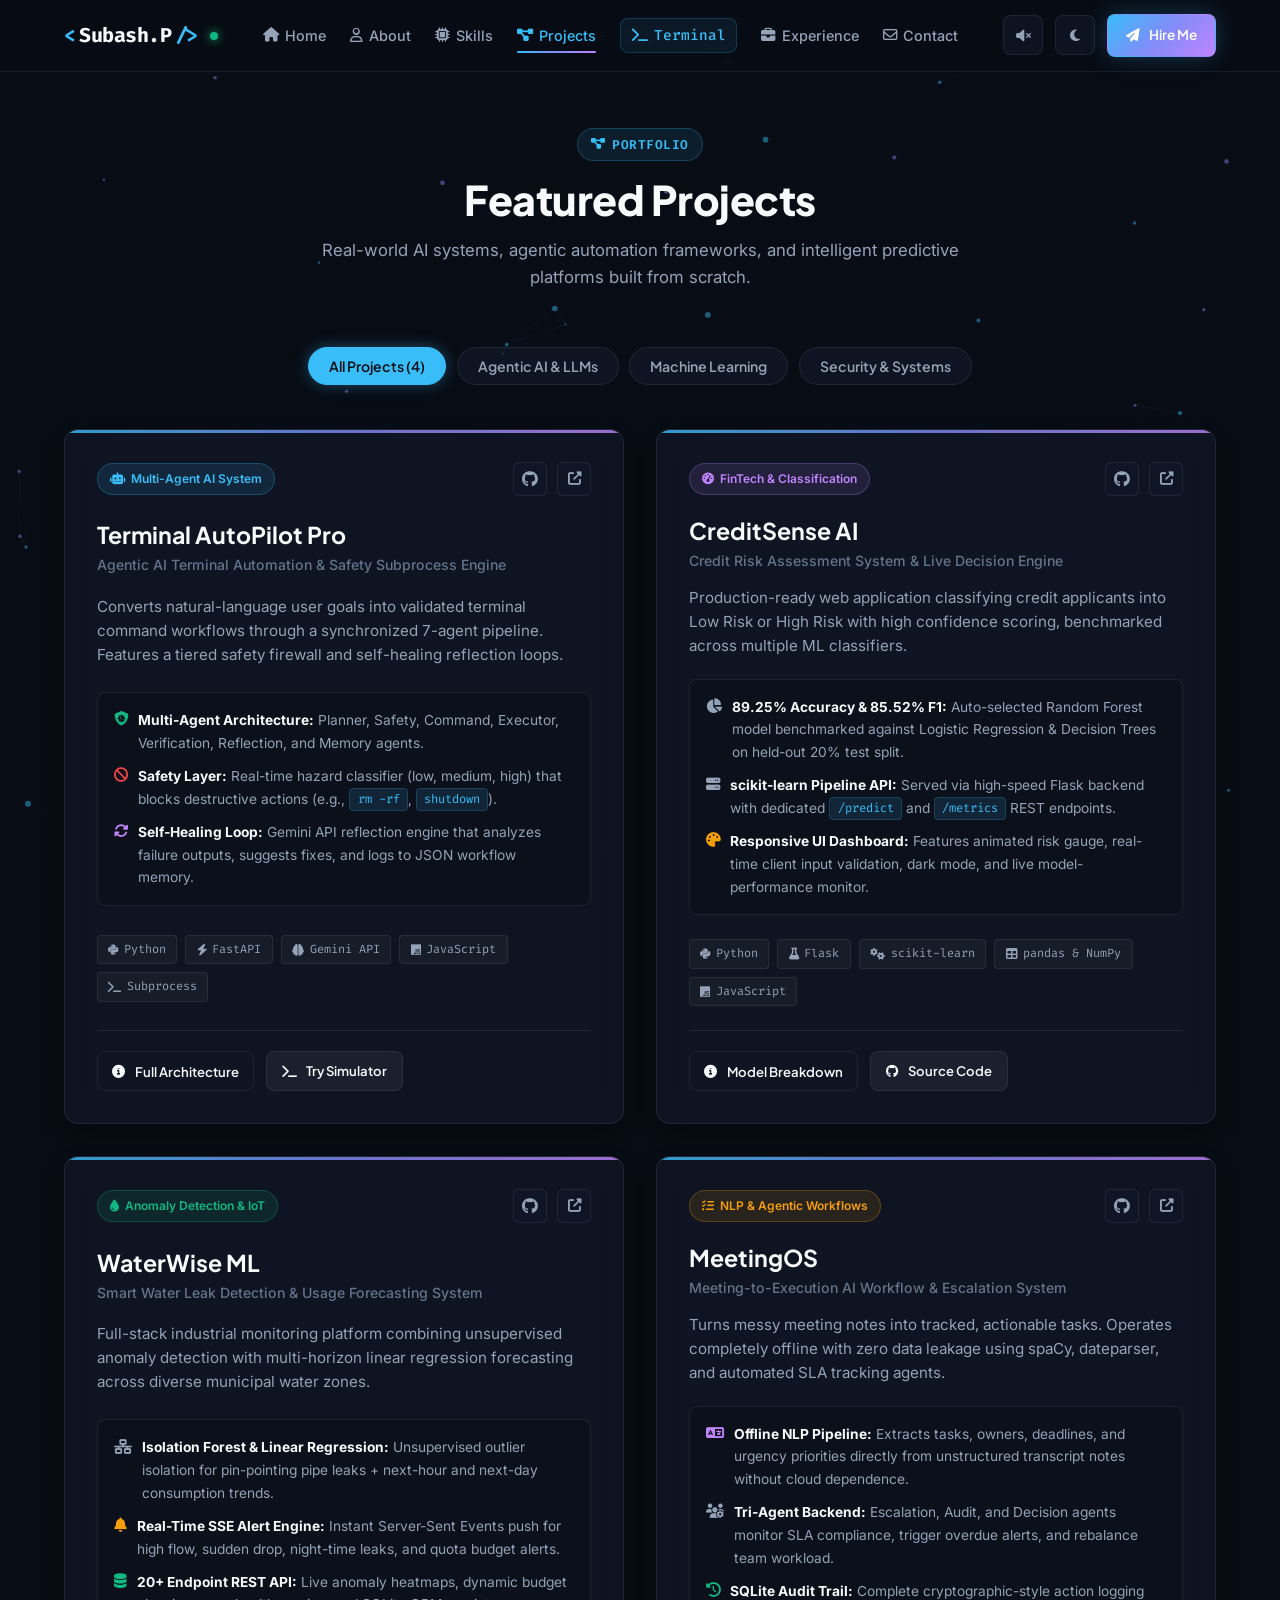
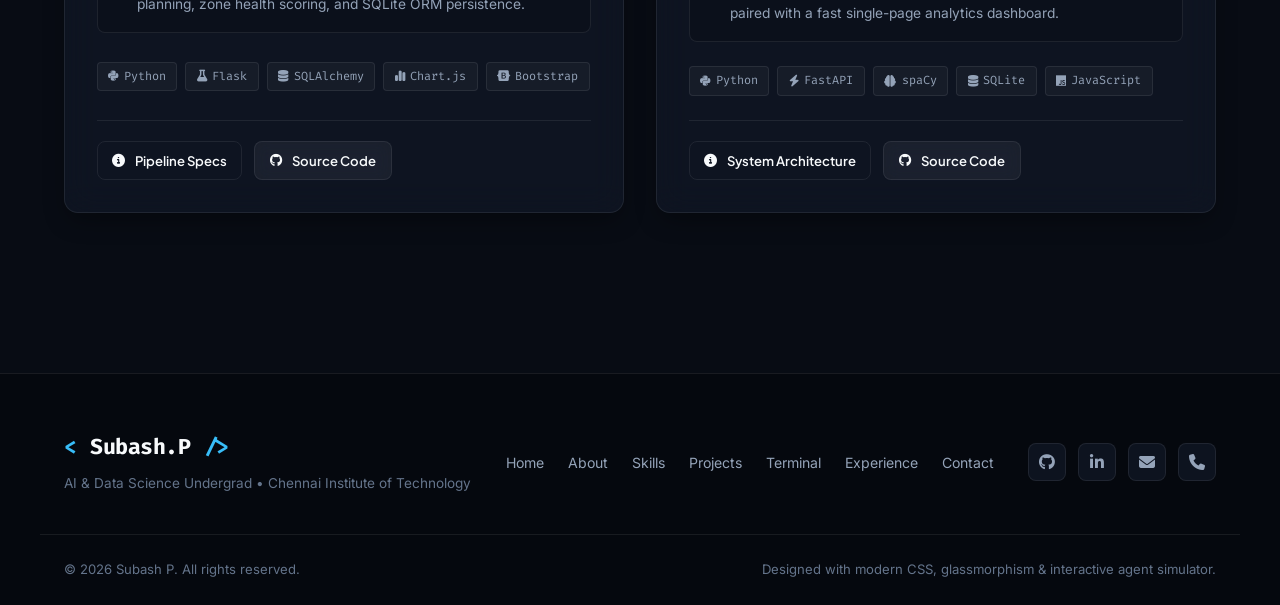
<file: projects.html>
<!DOCTYPE html>
<html lang="en">
<head>
  <meta charset="UTF-8">
  <meta name="viewport" content="width=device-width, initial-scale=1.0">
  <title>Subash P | AI & Data Science Engineer | Multi-Agent Systems & Cybersecurity</title>
  <meta name="description" content="Portfolio of Subash P - B.Tech AI & Data Science student at Chennai Institute of Technology. Specializing in Multi-Agent AI Systems, Machine Learning, and Cyber Security.">
  <meta name="keywords" content="Subash P, AI Engineer, Multi-Agent Systems, Data Science, Machine Learning, Cybersecurity, FastAPI, Flask, Gemini API, Chennai Institute of Technology">
  <meta name="author" content="Subash P">

  <!-- OpenGraph / Social Meta Tags -->
  <meta property="og:title" content="Subash P | AI & Data Science Portfolio">
  <meta property="og:description" content="Explore multi-agent automation systems, machine learning models, cybersecurity projects, and interactive demos.">
  <meta property="og:image" content="assets/subash.jpg">
  <meta property="og:type" content="website">

  <!-- Favicon -->
  <link rel="icon" type="image/svg+xml" href="data:image/svg+xml,<svg xmlns='http://www.w3.org/2000/svg' viewBox='0 0 100 100'><text y='.9em' font-size='90'>🚀</text></svg>">

  <!-- Google Fonts -->
  <link rel="preconnect" href="https://fonts.googleapis.com">
  <link rel="preconnect" href="https://fonts.gstatic.com" crossorigin>
  <link href="https://fonts.googleapis.com/css2?family=Fira+Code:wght@400;500;600&family=Inter:wght@300;400;500;600;700&family=Plus+Jakarta+Sans:wght@500;600;700;800&display=swap" rel="stylesheet">

  <!-- Font Awesome Icons -->
  <link rel="stylesheet" href="https://cdnjs.cloudflare.com/ajax/libs/font-awesome/6.5.1/css/all.min.css">

  <!-- Custom CSS -->
  <link rel="stylesheet" href="css/style.css">
</head>
<body class="subpage">
  <!-- Ambient Interactive Canvas Background -->
  <canvas id="ambient-canvas" class="ambient-canvas" aria-hidden="true"></canvas>

  <!-- Navigation Bar -->
  <header class="navbar" id="navbar">
    <div class="nav-container">
      <a href="index.html" class="nav-brand" aria-label="Subash P Home">
        <span class="brand-code">&lt;</span>
        <span class="brand-name">Subash.P</span>
        <span class="brand-code">/&gt;</span>
        <span class="status-indicator" title="Available for opportunities"></span>
      </a>

      <!-- Desktop Navigation Menu -->
      <nav class="nav-links" id="nav-links">
        <a href="index.html" class="nav-link"><i class="fa-solid fa-house"></i> Home</a>
        <a href="about.html" class="nav-link"><i class="fa-regular fa-user"></i> About</a>
        <a href="skills.html" class="nav-link"><i class="fa-solid fa-microchip"></i> Skills</a>
        <a href="projects.html" class="nav-link active"><i class="fa-solid fa-diagram-project"></i> Projects</a>
        <a href="index.html#terminal-section" class="nav-link terminal-badge-link"><i class="fa-solid fa-terminal"></i> Terminal</a>
        <a href="experience.html" class="nav-link"><i class="fa-solid fa-briefcase"></i> Experience</a>
        <a href="contact.html" class="nav-link"><i class="fa-regular fa-envelope"></i> Contact</a>
      </nav>

      <!-- Action Utilities -->
      <div class="nav-actions">
        <!-- Audio FX Toggle -->
        <button id="sound-toggle" class="btn-icon" title="Toggle UI sound effects" aria-label="Toggle UI Sound Effects">
          <i class="fa-solid fa-volume-xmark" id="sound-icon"></i>
        </button>

        <!-- Theme Toggle -->
        <button id="theme-toggle" class="btn-icon" title="Switch Theme (Dark/Light)" aria-label="Toggle Light/Dark Theme">
          <i class="fa-solid fa-moon" id="theme-icon"></i>
        </button>

        <!-- Resume Action Button -->
        <a href="contact.html" class="btn btn-primary nav-cta">
          <i class="fa-solid fa-paper-plane"></i>
          <span>Hire Me</span>
        </a>

        <!-- Mobile Menu Toggle -->
        <button class="mobile-toggle" id="mobile-toggle" aria-label="Toggle Navigation Menu">
          <span class="bar"></span>
          <span class="bar"></span>
          <span class="bar"></span>
        </button>
      </div>
    </div>
  </header>

  <!-- Mobile Drawer Menu -->
  <div class="mobile-drawer" id="mobile-drawer">
    <div class="mobile-drawer-content">
      <a href="index.html" class="mobile-link"><i class="fa-solid fa-house"></i> Home</a>
      <a href="about.html" class="mobile-link"><i class="fa-regular fa-user"></i> About</a>
      <a href="skills.html" class="mobile-link"><i class="fa-solid fa-microchip"></i> Skills</a>
      <a href="projects.html" class="mobile-link active"><i class="fa-solid fa-diagram-project"></i> Projects</a>
      <a href="index.html#terminal-section" class="mobile-link"><i class="fa-solid fa-terminal"></i> Interactive Terminal</a>
      <a href="experience.html" class="mobile-link"><i class="fa-solid fa-briefcase"></i> Experience &amp; Education</a>
      <a href="contact.html" class="mobile-link"><i class="fa-regular fa-envelope"></i> Contact</a>
      <div class="mobile-socials">
        <a href="https://github.com/Subash13-alt" target="_blank" rel="noopener noreferrer" aria-label="GitHub"><i class="fa-brands fa-github"></i></a>
        <a href="https://www.linkedin.com/in/subash-p-bb01b1382/" target="_blank" rel="noopener noreferrer" aria-label="LinkedIn"><i class="fa-brands fa-linkedin-in"></i></a>
        <a href="mailto:subash2007prakash@gmail.com" aria-label="Email"><i class="fa-solid fa-envelope"></i></a>
        <a href="tel:+917598520950" aria-label="Phone"><i class="fa-solid fa-phone"></i></a>
      </div>
    </div>
  </div>

  <main>
    <section class="section" id="projects">
      <div class="container">
        <div class="section-header">
          <span class="section-tag"><i class="fa-solid fa-diagram-project"></i> Portfolio</span>
          <h2 class="section-title">Featured Projects</h2>
          <p class="section-subtitle">Real-world AI systems, agentic automation frameworks, and intelligent predictive platforms built from scratch.</p>
        </div>

        <!-- Filter Controls -->
        <div class="filter-bar">
          <button class="filter-btn active" data-filter="all">All Projects (4)</button>
          <button class="filter-btn" data-filter="agentic">Agentic AI & LLMs</button>
          <button class="filter-btn" data-filter="ml">Machine Learning</button>
          <button class="filter-btn" data-filter="security">Security & Systems</button>
        </div>

        <!-- Projects Grid -->
        <div class="projects-grid" id="projects-grid">
          
          <!-- PROJECT 1: Terminal AutoPilot Pro -->
          <div class="project-card card-glass" data-category="agentic security">
            <div class="project-header">
              <div class="project-tag tag-cyan"><i class="fa-solid fa-robot"></i> Multi-Agent AI System</div>
              <div class="project-links">
                <a href="https://github.com/Subash13-alt" target="_blank" rel="noopener noreferrer" title="View Source on GitHub"><i class="fa-brands fa-github"></i></a>
                <button class="btn-detail-trigger" data-project="autopilot" title="View Architecture & Details"><i class="fa-solid fa-up-right-from-square"></i></button>
              </div>
            </div>

            <div class="project-meta-top">
              <h3 class="project-title">Terminal AutoPilot Pro</h3>
              <p class="project-subtitle">Agentic AI Terminal Automation & Safety Subprocess Engine</p>
            </div>

            <p class="project-description">
              Converts natural-language user goals into validated terminal command workflows through a synchronized 7-agent pipeline. Features a tiered safety firewall and self-healing reflection loops.
            </p>

            <div class="project-feature-list">
              <div class="feature-bullet">
                <i class="fa-solid fa-shield-virus text-emerald"></i>
                <span><strong>Multi-Agent Architecture:</strong> Planner, Safety, Command, Executor, Verification, Reflection, and Memory agents.</span>
              </div>
              <div class="feature-bullet">
                <i class="fa-solid fa-ban text-red"></i>
                <span><strong>Safety Layer:</strong> Real-time hazard classifier (low, medium, high) that blocks destructive actions (e.g., <code>rm -rf</code>, <code>shutdown</code>).</span>
              </div>
              <div class="feature-bullet">
                <i class="fa-solid fa-rotate text-purple"></i>
                <span><strong>Self-Healing Loop:</strong> Gemini API reflection engine that analyzes failure outputs, suggests fixes, and logs to JSON workflow memory.</span>
              </div>
            </div>

            <!-- Tech Badges -->
            <div class="tech-stack-pills">
              <span class="tech-tag"><i class="fa-brands fa-python"></i> Python</span>
              <span class="tech-tag"><i class="fa-solid fa-bolt"></i> FastAPI</span>
              <span class="tech-tag"><i class="fa-solid fa-brain"></i> Gemini API</span>
              <span class="tech-tag"><i class="fa-brands fa-js"></i> JavaScript</span>
              <span class="tech-tag"><i class="fa-solid fa-terminal"></i> Subprocess</span>
            </div>

            <div class="project-card-footer">
              <button class="btn btn-outline btn-sm open-modal-btn" data-project="autopilot">
                <i class="fa-solid fa-circle-info"></i> Full Architecture
              </button>
              <a href="#terminal-section" class="btn btn-glass btn-sm">
                <i class="fa-solid fa-terminal"></i> Try Simulator
              </a>
            </div>
          </div>

          <!-- PROJECT 2: CreditSense AI -->
          <div class="project-card card-glass" data-category="ml">
            <div class="project-header">
              <div class="project-tag tag-purple"><i class="fa-solid fa-gauge-high"></i> FinTech & Classification</div>
              <div class="project-links">
                <a href="https://github.com/Subash13-alt" target="_blank" rel="noopener noreferrer" title="View Source on GitHub"><i class="fa-brands fa-github"></i></a>
                <button class="btn-detail-trigger" data-project="creditsense" title="View Architecture & Details"><i class="fa-solid fa-up-right-from-square"></i></button>
              </div>
            </div>

            <div class="project-meta-top">
              <h3 class="project-title">CreditSense AI</h3>
              <p class="project-subtitle">Credit Risk Assessment System & Live Decision Engine</p>
            </div>

            <p class="project-description">
              Production-ready web application classifying credit applicants into Low Risk or High Risk with high confidence scoring, benchmarked across multiple ML classifiers.
            </p>

            <div class="project-feature-list">
              <div class="feature-bullet">
                <i class="fa-solid fa-chart-pie text-cyan"></i>
                <span><strong>89.25% Accuracy & 85.52% F1:</strong> Auto-selected Random Forest model benchmarked against Logistic Regression & Decision Trees on held-out 20% test split.</span>
              </div>
              <div class="feature-bullet">
                <i class="fa-solid fa-server text-indigo"></i>
                <span><strong>scikit-learn Pipeline API:</strong> Served via high-speed Flask backend with dedicated <code>/predict</code> and <code>/metrics</code> REST endpoints.</span>
              </div>
              <div class="feature-bullet">
                <i class="fa-solid fa-palette text-amber"></i>
                <span><strong>Responsive UI Dashboard:</strong> Features animated risk gauge, real-time client input validation, dark mode, and live model-performance monitor.</span>
              </div>
            </div>

            <!-- Tech Badges -->
            <div class="tech-stack-pills">
              <span class="tech-tag"><i class="fa-brands fa-python"></i> Python</span>
              <span class="tech-tag"><i class="fa-solid fa-flask"></i> Flask</span>
              <span class="tech-tag"><i class="fa-solid fa-gears"></i> scikit-learn</span>
              <span class="tech-tag"><i class="fa-solid fa-table"></i> pandas & NumPy</span>
              <span class="tech-tag"><i class="fa-brands fa-js"></i> JavaScript</span>
            </div>

            <div class="project-card-footer">
              <button class="btn btn-outline btn-sm open-modal-btn" data-project="creditsense">
                <i class="fa-solid fa-circle-info"></i> Model Breakdown
              </button>
              <a href="https://github.com/Subash13-alt" target="_blank" rel="noopener noreferrer" class="btn btn-glass btn-sm">
                <i class="fa-brands fa-github"></i> Source Code
              </a>
            </div>
          </div>

          <!-- PROJECT 3: WaterWise ML -->
          <div class="project-card card-glass" data-category="ml security">
            <div class="project-header">
              <div class="project-tag tag-emerald"><i class="fa-solid fa-droplet"></i> Anomaly Detection & IoT</div>
              <div class="project-links">
                <a href="https://github.com/Subash13-alt" target="_blank" rel="noopener noreferrer" title="View Source on GitHub"><i class="fa-brands fa-github"></i></a>
                <button class="btn-detail-trigger" data-project="waterwise" title="View Architecture & Details"><i class="fa-solid fa-up-right-from-square"></i></button>
              </div>
            </div>

            <div class="project-meta-top">
              <h3 class="project-title">WaterWise ML</h3>
              <p class="project-subtitle">Smart Water Leak Detection & Usage Forecasting System</p>
            </div>

            <p class="project-description">
              Full-stack industrial monitoring platform combining unsupervised anomaly detection with multi-horizon linear regression forecasting across diverse municipal water zones.
            </p>

            <div class="project-feature-list">
              <div class="feature-bullet">
                <i class="fa-solid fa-network-wired text-cyan"></i>
                <span><strong>Isolation Forest & Linear Regression:</strong> Unsupervised outlier isolation for pin-pointing pipe leaks + next-hour and next-day consumption trends.</span>
              </div>
              <div class="feature-bullet">
                <i class="fa-solid fa-bell text-amber"></i>
                <span><strong>Real-Time SSE Alert Engine:</strong> Instant Server-Sent Events push for high flow, sudden drop, night-time leaks, and quota budget alerts.</span>
              </div>
              <div class="feature-bullet">
                <i class="fa-solid fa-database text-emerald"></i>
                <span><strong>20+ Endpoint REST API:</strong> Live anomaly heatmaps, dynamic budget planning, zone health scoring, and SQLite ORM persistence.</span>
              </div>
            </div>

            <!-- Tech Badges -->
            <div class="tech-stack-pills">
              <span class="tech-tag"><i class="fa-brands fa-python"></i> Python</span>
              <span class="tech-tag"><i class="fa-solid fa-flask"></i> Flask</span>
              <span class="tech-tag"><i class="fa-solid fa-database"></i> SQLAlchemy</span>
              <span class="tech-tag"><i class="fa-solid fa-chart-simple"></i> Chart.js</span>
              <span class="tech-tag"><i class="fa-brands fa-bootstrap"></i> Bootstrap</span>
            </div>

            <div class="project-card-footer">
              <button class="btn btn-outline btn-sm open-modal-btn" data-project="waterwise">
                <i class="fa-solid fa-circle-info"></i> Pipeline Specs
              </button>
              <a href="https://github.com/Subash13-alt" target="_blank" rel="noopener noreferrer" class="btn btn-glass btn-sm">
                <i class="fa-brands fa-github"></i> Source Code
              </a>
            </div>
          </div>

          <!-- PROJECT 4: MeetingOS -->
          <div class="project-card card-glass" data-category="agentic">
            <div class="project-header">
              <div class="project-tag tag-amber"><i class="fa-solid fa-list-check"></i> NLP & Agentic Workflows</div>
              <div class="project-links">
                <a href="https://github.com/Subash13-alt" target="_blank" rel="noopener noreferrer" title="View Source on GitHub"><i class="fa-brands fa-github"></i></a>
                <button class="btn-detail-trigger" data-project="meetingos" title="View Architecture & Details"><i class="fa-solid fa-up-right-from-square"></i></button>
              </div>
            </div>

            <div class="project-meta-top">
              <h3 class="project-title">MeetingOS</h3>
              <p class="project-subtitle">Meeting-to-Execution AI Workflow & Escalation System</p>
            </div>

            <p class="project-description">
              Turns messy meeting notes into tracked, actionable tasks. Operates completely offline with zero data leakage using spaCy, dateparser, and automated SLA tracking agents.
            </p>

            <div class="project-feature-list">
              <div class="feature-bullet">
                <i class="fa-solid fa-language text-purple"></i>
                <span><strong>Offline NLP Pipeline:</strong> Extracts tasks, owners, deadlines, and urgency priorities directly from unstructured transcript notes without cloud dependence.</span>
              </div>
              <div class="feature-bullet">
                <i class="fa-solid fa-users-gear text-cyan"></i>
                <span><strong>Tri-Agent Backend:</strong> Escalation, Audit, and Decision agents monitor SLA compliance, trigger overdue alerts, and rebalance team workload.</span>
              </div>
              <div class="feature-bullet">
                <i class="fa-solid fa-clock-rotate-left text-emerald"></i>
                <span><strong>SQLite Audit Trail:</strong> Complete cryptographic-style action logging paired with a fast single-page analytics dashboard.</span>
              </div>
            </div>

            <!-- Tech Badges -->
            <div class="tech-stack-pills">
              <span class="tech-tag"><i class="fa-brands fa-python"></i> Python</span>
              <span class="tech-tag"><i class="fa-solid fa-bolt"></i> FastAPI</span>
              <span class="tech-tag"><i class="fa-solid fa-brain"></i> spaCy</span>
              <span class="tech-tag"><i class="fa-solid fa-database"></i> SQLite</span>
              <span class="tech-tag"><i class="fa-brands fa-js"></i> JavaScript</span>
            </div>

            <div class="project-card-footer">
              <button class="btn btn-outline btn-sm open-modal-btn" data-project="meetingos">
                <i class="fa-solid fa-circle-info"></i> System Architecture
              </button>
              <a href="https://github.com/Subash13-alt" target="_blank" rel="noopener noreferrer" class="btn btn-glass btn-sm">
                <i class="fa-brands fa-github"></i> Source Code
              </a>
            </div>
          </div>

        </div>
      </div>
    </section>

    <!-- TECHNICAL SKILLS MATRIX -->
  </main>

  <!-- FOOTER -->
  <footer class="footer">
    <div class="container footer-content">
      <div class="footer-left">
        <a href="index.html" class="footer-brand">
          <span class="brand-code">&lt;</span>
          <span class="brand-name">Subash.P</span>
          <span class="brand-code">/&gt;</span>
        </a>
        <p class="footer-tagline">AI &amp; Data Science Undergrad • Chennai Institute of Technology</p>
      </div>

      <div class="footer-nav">
        <a href="index.html">Home</a>
        <a href="about.html">About</a>
        <a href="skills.html">Skills</a>
        <a href="projects.html">Projects</a>
        <a href="index.html#terminal-section">Terminal</a>
        <a href="experience.html">Experience</a>
        <a href="contact.html">Contact</a>
      </div>

      <div class="footer-socials">
        <a href="https://github.com/Subash13-alt" target="_blank" rel="noopener noreferrer" aria-label="GitHub"><i class="fa-brands fa-github"></i></a>
        <a href="https://www.linkedin.com/in/subash-p-bb01b1382/" target="_blank" rel="noopener noreferrer" aria-label="LinkedIn"><i class="fa-brands fa-linkedin-in"></i></a>
        <a href="mailto:subash2007prakash@gmail.com" aria-label="Email"><i class="fa-solid fa-envelope"></i></a>
        <a href="tel:+917598520950" aria-label="Phone"><i class="fa-solid fa-phone"></i></a>
      </div>
    </div>
    <div class="footer-bottom">
      <div class="container footer-bottom-inner">
        <p>© 2026 Subash P. All rights reserved.</p>
        <p class="built-with">
          Designed with modern CSS, glassmorphism &amp; interactive agent simulator.
        </p>
      </div>
    </div>
  </footer>

<!-- FLOATING QUICK ACCESS BUTTONS -->
  <div class="floating-controls">
    <button id="back-to-top" class="floating-btn" title="Back to top" aria-label="Back to top">
      <i class="fa-solid fa-chevron-up"></i>
    </button>
  </div>

  <!-- TOAST NOTIFICATION CONTAINER -->
  <div id="toast-container" class="toast-container" aria-live="polite"></div>

  <!-- PROJECT DEEP-DIVE MODAL -->
  <div id="project-modal" class="modal-overlay" aria-hidden="true" role="dialog">
    <div class="modal-card card-glass">
      <button class="modal-close" id="modal-close-btn" aria-label="Close Modal">&times;</button>
      <div id="modal-content" class="modal-body">
        <!-- Injected via JavaScript based on selected project -->
      </div>
    </div>
  </div>

  <!-- RESUME PREVIEW MODAL -->
  <div id="resume-modal" class="modal-overlay" aria-hidden="true" role="dialog">
    <div class="modal-card card-glass resume-modal-card">
      <div class="resume-modal-header">
        <div class="resume-header-title">
          <i class="fa-solid fa-file-invoice text-accent"></i>
          <h3>Subash P — Verified Resume Overview</h3>
        </div>
        <div class="resume-modal-actions">
          <button class="btn btn-outline btn-sm" id="print-resume-btn"><i class="fa-solid fa-print"></i> Print</button>
          <button class="modal-close" id="resume-close-btn" aria-label="Close Resume Modal">&times;</button>
        </div>
      </div>
      <div class="modal-body resume-body" id="resume-printable-area">
        <!-- Rendered Resume content matching original resume structure -->
        <div class="resume-doc">
          <div class="resume-header">
            <h2>SUBASH P</h2>
            <div class="resume-contacts">
              <span><strong>LinkedIn:</strong> <a href="https://www.linkedin.com/in/subash-p-bb01b1382/" target="_blank">Subash P</a></span> • 
              <span><strong>GitHub:</strong> <a href="https://github.com/Subash13-alt" target="_blank">Subash13-alt</a></span> • 
              <span><strong>Email:</strong> subash2007prakash@gmail.com</span> • 
              <span><strong>Phone:</strong> +91 7598520950</span>
            </div>
          </div>

          <div class="resume-section">
            <h4 class="resume-sec-title">EDUCATION</h4>
            <div class="resume-item-row">
              <span class="inst"><strong>Chennai Institute of Technology</strong></span>
              <span class="dates">Sep 2025 – May 2029</span>
            </div>
            <div class="resume-item-row">
              <span class="degree">Bachelor of Technology in Artificial Intelligence and Data Science</span>
              <span class="loc">Chennai, Tamil Nadu</span>
            </div>
          </div>

          <div class="resume-section">
            <h4 class="resume-sec-title">PROJECTS</h4>
            
            <div class="resume-proj">
              <p class="proj-head"><strong>Terminal AutoPilot Pro – Agentic AI Terminal Automation</strong> | <em>Python, FastAPI, Gemini API, JavaScript</em></p>
              <ul>
                <li>Built a multi-agent AI system with Planner, Safety, Command, Executor, Verification, Reflection, and Memory agents that converts natural-language goals into validated terminal workflows.</li>
                <li>Implemented a safety layer with low, medium, and high risk levels that blocks dangerous commands (e.g., <code>rm -rf</code>, <code>shutdown</code>), and an executor using subprocess with log capture and status codes.</li>
                <li>Added a self-healing reflection loop (Gemini API) that analyzes failures and suggests fixes, with JSON workflow memory.</li>
              </ul>
            </div>

            <div class="resume-proj">
              <p class="proj-head"><strong>CreditSense AI – Credit Risk Assessment System</strong> | <em>Python, Flask, scikit-learn, pandas, NumPy, JavaScript</em></p>
              <ul>
                <li>Developed a web application that classifies loan applicants as Low Risk or High Risk with a confidence score, using a scikit-learn pipeline served through a Flask API (<code>/predict</code>, <code>/metrics</code>).</li>
                <li>Compared Logistic Regression, Decision Tree, and Random Forest models; the auto-selected Random Forest achieved <strong>89.25% accuracy</strong> and <strong>85.52% F1 score</strong> on a held-out 20% test split of a synthetic dataset.</li>
                <li>Built a responsive frontend with an animated risk gauge, input validation, dark mode, and a live model-performance panel.</li>
              </ul>
            </div>

            <div class="resume-proj">
              <p class="proj-head"><strong>WaterWise ML – Smart Water Leak Detection System</strong> | <em>Python, Flask, SQLAlchemy, scikit-learn, Chart.js, Bootstrap</em></p>
              <ul>
                <li>Built a full-stack monitoring platform that uses Isolation Forest for anomaly detection and Linear Regression for next-hour and next-day usage prediction across multiple water zones.</li>
                <li>Implemented a rule-based and ML alert engine (high flow, leak, night usage, budget alerts) with real-time Server-Sent Events, a live dashboard with anomaly heatmap, budget planner, and zone health scores, backed by a 20+ endpoint REST API and SQLite.</li>
              </ul>
            </div>

            <div class="resume-proj">
              <p class="proj-head"><strong>MeetingOS – Meeting-to-Execution AI Workflow System</strong> | <em>Python, FastAPI, spaCy, SQLite, JavaScript</em></p>
              <ul>
                <li>Built an offline NLP pipeline using spaCy and dateparser that extracts tasks, owners, deadlines, and priorities from unstructured meeting notes.</li>
                <li>Designed a multi-agent backend with escalation, audit, and decision agents for SLA monitoring, overdue-task escalation, workload analysis, and an audit trail in SQLite, plus a single-page analytics dashboard.</li>
              </ul>
            </div>
          </div>

          <div class="resume-section">
            <h4 class="resume-sec-title">EXPERIENCE</h4>
            <div class="resume-exp">
              <div class="resume-item-row">
                <span><strong>Cyber Security Intern – Codec Technologies Pvt. Ltd.</strong></span>
                <span>May 2026 – Jun 2026</span>
              </div>
              <ul>
                <li>Completed a 1-month AICTE and ICAC approved cyber security internship program listed on the National Internship Portal.</li>
              </ul>
            </div>

            <div class="resume-exp">
              <div class="resume-item-row">
                <span><strong>Cyber Security Intern – Thiranex</strong></span>
                <span>May 2026 – Jun 2026</span>
              </div>
              <ul>
                <li>Successfully completed a 1-month cyber security internship and received a verified certificate of achievement.</li>
              </ul>
            </div>

            <div class="resume-exp">
              <div class="resume-item-row">
                <span><strong>Virtual Intern – Eduskills</strong></span>
                <span>Completed</span>
              </div>
              <ul>
                <li>Completed virtual internship courses: AI-ML by Google for Developers and Ethical Hacking by Eduskills Academy.</li>
              </ul>
            </div>
          </div>

          <div class="resume-section">
            <h4 class="resume-sec-title">TECHNICAL SKILLS</h4>
            <p><strong>Languages:</strong> Python, C++, JavaScript, HTML, CSS, SQL.</p>
            <p><strong>Frameworks & Libraries:</strong> Flask, FastAPI, SQLAlchemy, Pydantic, Bootstrap, Chart.js, pandas, NumPy.</p>
            <p><strong>AI / ML:</strong> scikit-learn, spaCy, Google Gemini API, Random Forest, Isolation Forest, Logistic Regression, Linear Regression, Decision Tree, NLP, Multi-Agent Systems.</p>
            <p><strong>Databases & Tools:</strong> SQLite, REST APIs, JSON, Git, GitHub, Server-Sent Events, Uvicorn, Gunicorn.</p>
            <p><strong>Core Areas:</strong> Cyber Security, Ethical Hacking, Data Science, Machine Learning, Cloud Fundamentals.</p>
          </div>

          <div class="resume-section">
            <h4 class="resume-sec-title">CERTIFICATIONS</h4>
            <div class="resume-certs-cols">
              <div>
                <p>• Python Essentials 1 – Cisco</p>
                <p>• Python Essentials 2 – Cisco</p>
                <p>• Cloud Practitioner Essentials – AWS</p>
              </div>
              <div>
                <p>• Introduction to Cybersecurity – Cisco</p>
                <p>• Introduction to Data Science – Cisco</p>
                <p>• Introduction to Modern AI – Cisco</p>
              </div>
            </div>
          </div>

          <div class="resume-section">
            <h4 class="resume-sec-title">ACHIEVEMENTS</h4>
            <ul>
              <li>Semifinalist in ET-AI Hackathon 2026; solved 500+ problems on LeetCode.</li>
              <li>Participated in Student Hackpad 2026 and Sustainable Hackathon 2026 – Canadian University Dubai.</li>
              <li>Participated in DevFusion 2.0 – The Developers Hackathon, organized by Enginow.</li>
            </ul>
          </div>

          <div class="resume-section">
            <h4 class="resume-sec-title">VOLUNTEER EXPERIENCE</h4>
            <ul>
              <li><strong>Content Writer</strong> – Coffee House (Literature Club of Chennai Institute of Technology).</li>
              <li><strong>Research and Innovation Team Member</strong> – Entrepreneurship and Development Cell, EDC (Chennai Institute of Technology).</li>
              <li><strong>Member</strong> – Web3 Madras Community.</li>
            </ul>
          </div>

        </div>
      </div>
    </div>
  </div>

  <!-- Main JavaScript File -->
  <script src="js/main.js"></script>
</body>
</html>
</file>
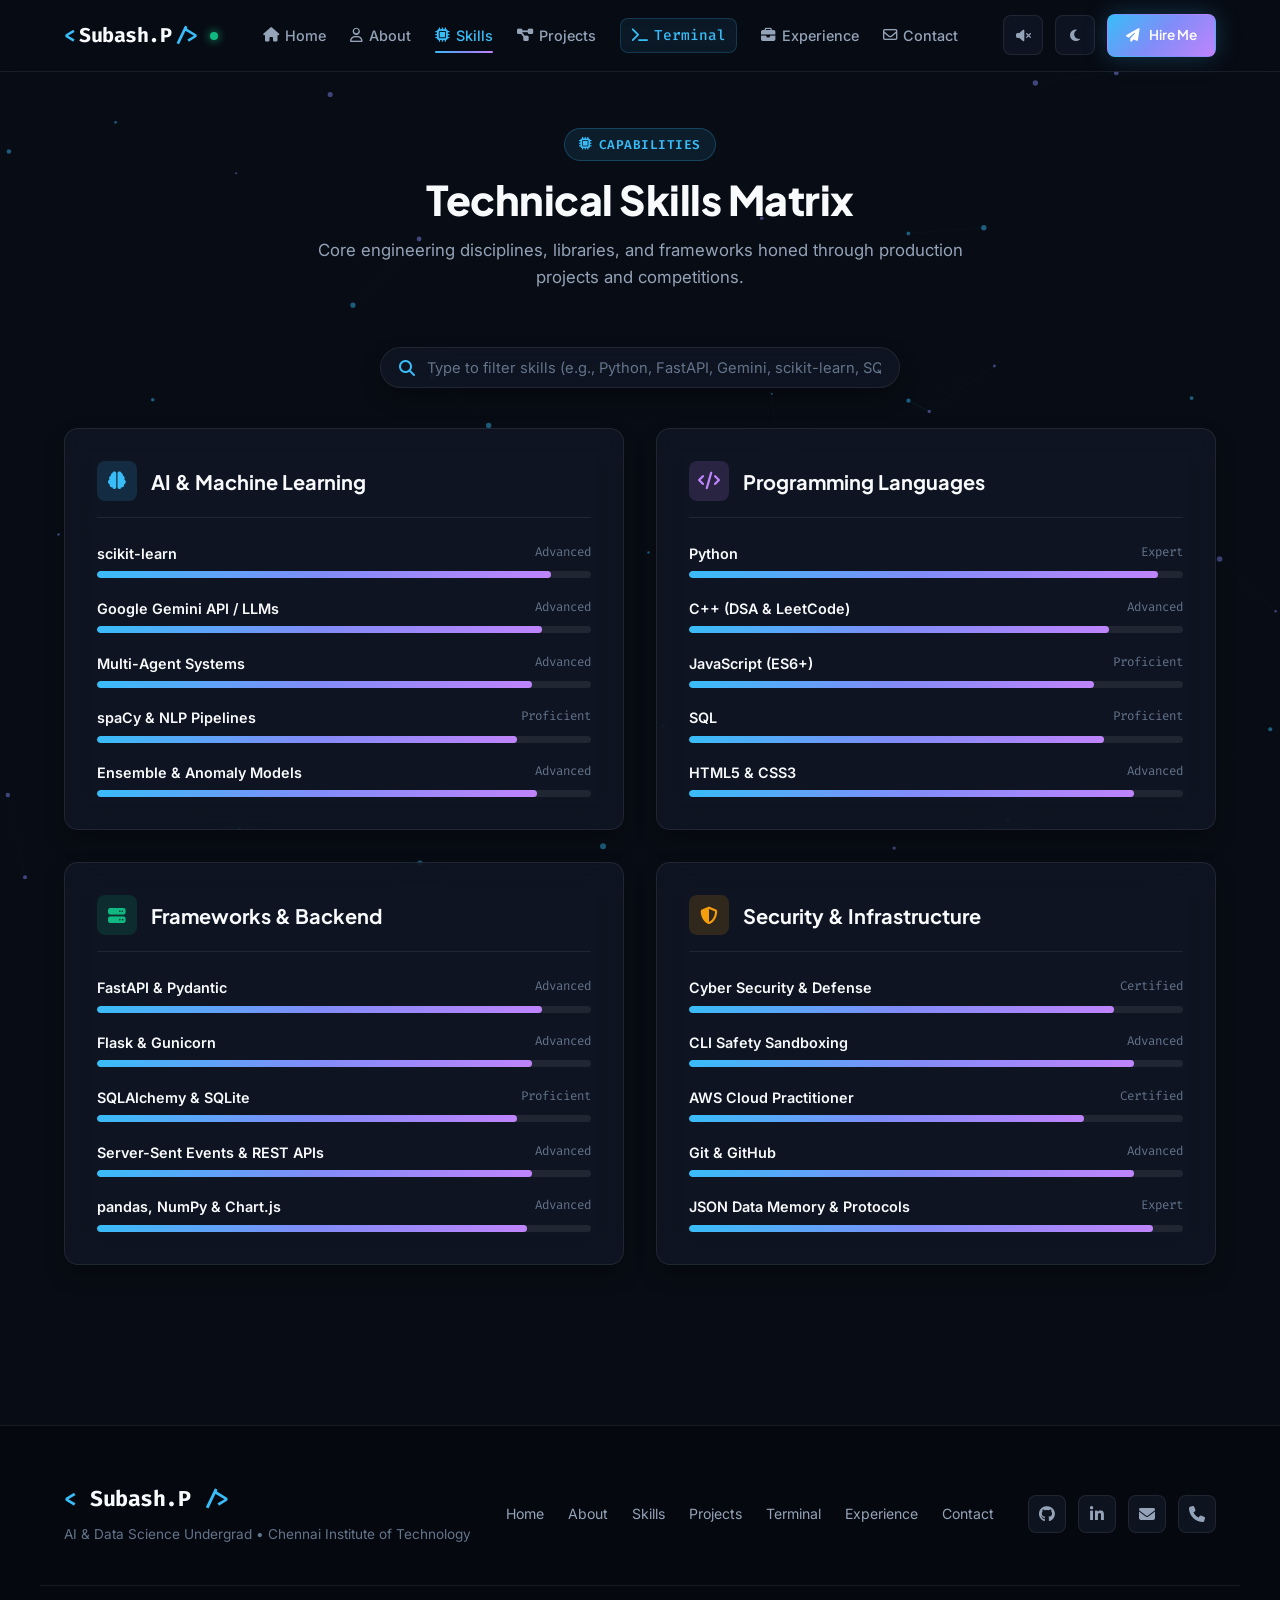
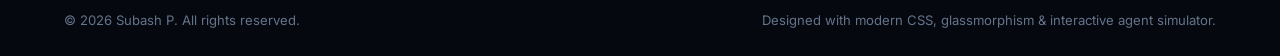
<file: skills.html>
<!DOCTYPE html>
<html lang="en">
<head>
  <meta charset="UTF-8">
  <meta name="viewport" content="width=device-width, initial-scale=1.0">
  <title>Subash P | AI & Data Science Engineer | Multi-Agent Systems & Cybersecurity</title>
  <meta name="description" content="Portfolio of Subash P - B.Tech AI & Data Science student at Chennai Institute of Technology. Specializing in Multi-Agent AI Systems, Machine Learning, and Cyber Security.">
  <meta name="keywords" content="Subash P, AI Engineer, Multi-Agent Systems, Data Science, Machine Learning, Cybersecurity, FastAPI, Flask, Gemini API, Chennai Institute of Technology">
  <meta name="author" content="Subash P">

  <!-- OpenGraph / Social Meta Tags -->
  <meta property="og:title" content="Subash P | AI & Data Science Portfolio">
  <meta property="og:description" content="Explore multi-agent automation systems, machine learning models, cybersecurity projects, and interactive demos.">
  <meta property="og:image" content="assets/subash.jpg">
  <meta property="og:type" content="website">

  <!-- Favicon -->
  <link rel="icon" type="image/svg+xml" href="data:image/svg+xml,<svg xmlns='http://www.w3.org/2000/svg' viewBox='0 0 100 100'><text y='.9em' font-size='90'>🚀</text></svg>">

  <!-- Google Fonts -->
  <link rel="preconnect" href="https://fonts.googleapis.com">
  <link rel="preconnect" href="https://fonts.gstatic.com" crossorigin>
  <link href="https://fonts.googleapis.com/css2?family=Fira+Code:wght@400;500;600&family=Inter:wght@300;400;500;600;700&family=Plus+Jakarta+Sans:wght@500;600;700;800&display=swap" rel="stylesheet">

  <!-- Font Awesome Icons -->
  <link rel="stylesheet" href="https://cdnjs.cloudflare.com/ajax/libs/font-awesome/6.5.1/css/all.min.css">

  <!-- Custom CSS -->
  <link rel="stylesheet" href="css/style.css">
</head>
<body class="subpage">
  <!-- Ambient Interactive Canvas Background -->
  <canvas id="ambient-canvas" class="ambient-canvas" aria-hidden="true"></canvas>

  <!-- Navigation Bar -->
  <header class="navbar" id="navbar">
    <div class="nav-container">
      <a href="index.html" class="nav-brand" aria-label="Subash P Home">
        <span class="brand-code">&lt;</span>
        <span class="brand-name">Subash.P</span>
        <span class="brand-code">/&gt;</span>
        <span class="status-indicator" title="Available for opportunities"></span>
      </a>

      <!-- Desktop Navigation Menu -->
      <nav class="nav-links" id="nav-links">
        <a href="index.html" class="nav-link"><i class="fa-solid fa-house"></i> Home</a>
        <a href="about.html" class="nav-link"><i class="fa-regular fa-user"></i> About</a>
        <a href="skills.html" class="nav-link active"><i class="fa-solid fa-microchip"></i> Skills</a>
        <a href="projects.html" class="nav-link"><i class="fa-solid fa-diagram-project"></i> Projects</a>
        <a href="index.html#terminal-section" class="nav-link terminal-badge-link"><i class="fa-solid fa-terminal"></i> Terminal</a>
        <a href="experience.html" class="nav-link"><i class="fa-solid fa-briefcase"></i> Experience</a>
        <a href="contact.html" class="nav-link"><i class="fa-regular fa-envelope"></i> Contact</a>
      </nav>

      <!-- Action Utilities -->
      <div class="nav-actions">
        <!-- Audio FX Toggle -->
        <button id="sound-toggle" class="btn-icon" title="Toggle UI sound effects" aria-label="Toggle UI Sound Effects">
          <i class="fa-solid fa-volume-xmark" id="sound-icon"></i>
        </button>

        <!-- Theme Toggle -->
        <button id="theme-toggle" class="btn-icon" title="Switch Theme (Dark/Light)" aria-label="Toggle Light/Dark Theme">
          <i class="fa-solid fa-moon" id="theme-icon"></i>
        </button>

        <!-- Resume Action Button -->
        <a href="contact.html" class="btn btn-primary nav-cta">
          <i class="fa-solid fa-paper-plane"></i>
          <span>Hire Me</span>
        </a>

        <!-- Mobile Menu Toggle -->
        <button class="mobile-toggle" id="mobile-toggle" aria-label="Toggle Navigation Menu">
          <span class="bar"></span>
          <span class="bar"></span>
          <span class="bar"></span>
        </button>
      </div>
    </div>
  </header>

  <!-- Mobile Drawer Menu -->
  <div class="mobile-drawer" id="mobile-drawer">
    <div class="mobile-drawer-content">
      <a href="index.html" class="mobile-link"><i class="fa-solid fa-house"></i> Home</a>
      <a href="about.html" class="mobile-link"><i class="fa-regular fa-user"></i> About</a>
      <a href="skills.html" class="mobile-link active"><i class="fa-solid fa-microchip"></i> Skills</a>
      <a href="projects.html" class="mobile-link"><i class="fa-solid fa-diagram-project"></i> Projects</a>
      <a href="index.html#terminal-section" class="mobile-link"><i class="fa-solid fa-terminal"></i> Interactive Terminal</a>
      <a href="experience.html" class="mobile-link"><i class="fa-solid fa-briefcase"></i> Experience &amp; Education</a>
      <a href="contact.html" class="mobile-link"><i class="fa-regular fa-envelope"></i> Contact</a>
      <div class="mobile-socials">
        <a href="https://github.com/Subash13-alt" target="_blank" rel="noopener noreferrer" aria-label="GitHub"><i class="fa-brands fa-github"></i></a>
        <a href="https://www.linkedin.com/in/subash-p-bb01b1382/" target="_blank" rel="noopener noreferrer" aria-label="LinkedIn"><i class="fa-brands fa-linkedin-in"></i></a>
        <a href="mailto:subash2007prakash@gmail.com" aria-label="Email"><i class="fa-solid fa-envelope"></i></a>
        <a href="tel:+917598520950" aria-label="Phone"><i class="fa-solid fa-phone"></i></a>
      </div>
    </div>
  </div>

  <main>
    <section class="section" id="skills">
      <div class="container">
        <div class="section-header">
          <span class="section-tag"><i class="fa-solid fa-microchip"></i> Capabilities</span>
          <h2 class="section-title">Technical Skills Matrix</h2>
          <p class="section-subtitle">Core engineering disciplines, libraries, and frameworks honed through production projects and competitions.</p>
        </div>

        <!-- Interactive Skill Search Bar -->
        <div class="skill-search-wrapper">
          <div class="search-box card-glass">
            <i class="fa-solid fa-magnifying-glass search-icon"></i>
            <input type="text" id="skill-search" placeholder="Type to filter skills (e.g., Python, FastAPI, Gemini, scikit-learn, SQL)..." spellcheck="false">
            <button id="skill-search-clear" class="btn-clear" title="Clear filter"><i class="fa-solid fa-xmark"></i></button>
          </div>
        </div>

        <!-- Skills Categories Grid -->
        <div class="skills-categories-grid">

          <!-- Category 1: AI & Machine Learning -->
          <div class="skill-category-card card-glass" data-domain="ai ml">
            <div class="category-header">
              <div class="category-icon icon-cyan"><i class="fa-solid fa-brain"></i></div>
              <h3>AI & Machine Learning</h3>
            </div>
            <div class="skills-list">
              <div class="skill-item" data-name="scikit-learn">
                <div class="skill-info">
                  <span class="skill-name">scikit-learn</span>
                  <span class="skill-level">Advanced</span>
                </div>
                <div class="progress-bar"><div class="progress-fill" style="width: 92%;"></div></div>
              </div>

              <div class="skill-item" data-name="google gemini api llm">
                <div class="skill-info">
                  <span class="skill-name">Google Gemini API / LLMs</span>
                  <span class="skill-level">Advanced</span>
                </div>
                <div class="progress-bar"><div class="progress-fill" style="width: 90%;"></div></div>
              </div>

              <div class="skill-item" data-name="multi-agent systems planner executor reflection">
                <div class="skill-info">
                  <span class="skill-name">Multi-Agent Systems</span>
                  <span class="skill-level">Advanced</span>
                </div>
                <div class="progress-bar"><div class="progress-fill" style="width: 88%;"></div></div>
              </div>

              <div class="skill-item" data-name="spacy nlp natural language processing">
                <div class="skill-info">
                  <span class="skill-name">spaCy & NLP Pipelines</span>
                  <span class="skill-level">Proficient</span>
                </div>
                <div class="progress-bar"><div class="progress-fill" style="width: 85%;"></div></div>
              </div>

              <div class="skill-item" data-name="random forest isolation forest decision tree logistic linear regression">
                <div class="skill-info">
                  <span class="skill-name">Ensemble & Anomaly Models</span>
                  <span class="skill-level">Advanced</span>
                </div>
                <div class="progress-bar"><div class="progress-fill" style="width: 89%;"></div></div>
              </div>
            </div>
          </div>

          <!-- Category 2: Programming Languages -->
          <div class="skill-category-card card-glass" data-domain="languages">
            <div class="category-header">
              <div class="category-icon icon-purple"><i class="fa-solid fa-code"></i></div>
              <h3>Programming Languages</h3>
            </div>
            <div class="skills-list">
              <div class="skill-item" data-name="python">
                <div class="skill-info">
                  <span class="skill-name">Python</span>
                  <span class="skill-level">Expert</span>
                </div>
                <div class="progress-bar"><div class="progress-fill" style="width: 95%;"></div></div>
              </div>

              <div class="skill-item" data-name="c++ cpp">
                <div class="skill-info">
                  <span class="skill-name">C++ (DSA & LeetCode)</span>
                  <span class="skill-level">Advanced</span>
                </div>
                <div class="progress-bar"><div class="progress-fill" style="width: 85%;"></div></div>
              </div>

              <div class="skill-item" data-name="javascript js es6">
                <div class="skill-info">
                  <span class="skill-name">JavaScript (ES6+)</span>
                  <span class="skill-level">Proficient</span>
                </div>
                <div class="progress-bar"><div class="progress-fill" style="width: 82%;"></div></div>
              </div>

              <div class="skill-item" data-name="sql database queries">
                <div class="skill-info">
                  <span class="skill-name">SQL</span>
                  <span class="skill-level">Proficient</span>
                </div>
                <div class="progress-bar"><div class="progress-fill" style="width: 84%;"></div></div>
              </div>

              <div class="skill-item" data-name="html5 css3 modern frontend">
                <div class="skill-info">
                  <span class="skill-name">HTML5 & CSS3</span>
                  <span class="skill-level">Advanced</span>
                </div>
                <div class="progress-bar"><div class="progress-fill" style="width: 90%;"></div></div>
              </div>
            </div>
          </div>

          <!-- Category 3: Frameworks & Backend -->
          <div class="skill-category-card card-glass" data-domain="backend frameworks">
            <div class="category-header">
              <div class="category-icon icon-emerald"><i class="fa-solid fa-server"></i></div>
              <h3>Frameworks & Backend</h3>
            </div>
            <div class="skills-list">
              <div class="skill-item" data-name="fastapi pydantic uvicorn">
                <div class="skill-info">
                  <span class="skill-name">FastAPI & Pydantic</span>
                  <span class="skill-level">Advanced</span>
                </div>
                <div class="progress-bar"><div class="progress-fill" style="width: 90%;"></div></div>
              </div>

              <div class="skill-item" data-name="flask gunicorn">
                <div class="skill-info">
                  <span class="skill-name">Flask & Gunicorn</span>
                  <span class="skill-level">Advanced</span>
                </div>
                <div class="progress-bar"><div class="progress-fill" style="width: 88%;"></div></div>
              </div>

              <div class="skill-item" data-name="sqlalchemy orm sqlite">
                <div class="skill-info">
                  <span class="skill-name">SQLAlchemy & SQLite</span>
                  <span class="skill-level">Proficient</span>
                </div>
                <div class="progress-bar"><div class="progress-fill" style="width: 85%;"></div></div>
              </div>

              <div class="skill-item" data-name="server sent events sse real-time rest api">
                <div class="skill-info">
                  <span class="skill-name">Server-Sent Events & REST APIs</span>
                  <span class="skill-level">Advanced</span>
                </div>
                <div class="progress-bar"><div class="progress-fill" style="width: 88%;"></div></div>
              </div>

              <div class="skill-item" data-name="chart.js bootstrap pandas numpy">
                <div class="skill-info">
                  <span class="skill-name">pandas, NumPy & Chart.js</span>
                  <span class="skill-level">Advanced</span>
                </div>
                <div class="progress-bar"><div class="progress-fill" style="width: 87%;"></div></div>
              </div>
            </div>
          </div>

          <!-- Category 4: Cybersecurity & Cloud -->
          <div class="skill-category-card card-glass" data-domain="security cloud tools">
            <div class="category-header">
              <div class="category-icon icon-amber"><i class="fa-solid fa-shield-halved"></i></div>
              <h3>Security & Infrastructure</h3>
            </div>
            <div class="skills-list">
              <div class="skill-item" data-name="cyber security ethical hacking">
                <div class="skill-info">
                  <span class="skill-name">Cyber Security & Defense</span>
                  <span class="skill-level">Certified</span>
                </div>
                <div class="progress-bar"><div class="progress-fill" style="width: 86%;"></div></div>
              </div>

              <div class="skill-item" data-name="subprocess safety guardrails sandboxing">
                <div class="skill-info">
                  <span class="skill-name">CLI Safety Sandboxing</span>
                  <span class="skill-level">Advanced</span>
                </div>
                <div class="progress-bar"><div class="progress-fill" style="width: 90%;"></div></div>
              </div>

              <div class="skill-item" data-name="aws cloud practitioner cloud fundamentals">
                <div class="skill-info">
                  <span class="skill-name">AWS Cloud Practitioner</span>
                  <span class="skill-level">Certified</span>
                </div>
                <div class="progress-bar"><div class="progress-fill" style="width: 80%;"></div></div>
              </div>

              <div class="skill-item" data-name="git github version control">
                <div class="skill-info">
                  <span class="skill-name">Git & GitHub</span>
                  <span class="skill-level">Advanced</span>
                </div>
                <div class="progress-bar"><div class="progress-fill" style="width: 90%;"></div></div>
              </div>

              <div class="skill-item" data-name="json data serialisation rest protocols">
                <div class="skill-info">
                  <span class="skill-name">JSON Data Memory & Protocols</span>
                  <span class="skill-level">Expert</span>
                </div>
                <div class="progress-bar"><div class="progress-fill" style="width: 94%;"></div></div>
              </div>
            </div>
          </div>

        </div>
      </div>
    </section>

    <!-- EXPERIENCE & EDUCATION SECTION -->
  </main>

  <!-- FOOTER -->
  <footer class="footer">
    <div class="container footer-content">
      <div class="footer-left">
        <a href="index.html" class="footer-brand">
          <span class="brand-code">&lt;</span>
          <span class="brand-name">Subash.P</span>
          <span class="brand-code">/&gt;</span>
        </a>
        <p class="footer-tagline">AI &amp; Data Science Undergrad • Chennai Institute of Technology</p>
      </div>

      <div class="footer-nav">
        <a href="index.html">Home</a>
        <a href="about.html">About</a>
        <a href="skills.html">Skills</a>
        <a href="projects.html">Projects</a>
        <a href="index.html#terminal-section">Terminal</a>
        <a href="experience.html">Experience</a>
        <a href="contact.html">Contact</a>
      </div>

      <div class="footer-socials">
        <a href="https://github.com/Subash13-alt" target="_blank" rel="noopener noreferrer" aria-label="GitHub"><i class="fa-brands fa-github"></i></a>
        <a href="https://www.linkedin.com/in/subash-p-bb01b1382/" target="_blank" rel="noopener noreferrer" aria-label="LinkedIn"><i class="fa-brands fa-linkedin-in"></i></a>
        <a href="mailto:subash2007prakash@gmail.com" aria-label="Email"><i class="fa-solid fa-envelope"></i></a>
        <a href="tel:+917598520950" aria-label="Phone"><i class="fa-solid fa-phone"></i></a>
      </div>
    </div>
    <div class="footer-bottom">
      <div class="container footer-bottom-inner">
        <p>© 2026 Subash P. All rights reserved.</p>
        <p class="built-with">
          Designed with modern CSS, glassmorphism &amp; interactive agent simulator.
        </p>
      </div>
    </div>
  </footer>

<!-- FLOATING QUICK ACCESS BUTTONS -->
  <div class="floating-controls">
    <button id="back-to-top" class="floating-btn" title="Back to top" aria-label="Back to top">
      <i class="fa-solid fa-chevron-up"></i>
    </button>
  </div>

  <!-- TOAST NOTIFICATION CONTAINER -->
  <div id="toast-container" class="toast-container" aria-live="polite"></div>

  <!-- PROJECT DEEP-DIVE MODAL -->
  <div id="project-modal" class="modal-overlay" aria-hidden="true" role="dialog">
    <div class="modal-card card-glass">
      <button class="modal-close" id="modal-close-btn" aria-label="Close Modal">&times;</button>
      <div id="modal-content" class="modal-body">
        <!-- Injected via JavaScript based on selected project -->
      </div>
    </div>
  </div>

  <!-- RESUME PREVIEW MODAL -->
  <div id="resume-modal" class="modal-overlay" aria-hidden="true" role="dialog">
    <div class="modal-card card-glass resume-modal-card">
      <div class="resume-modal-header">
        <div class="resume-header-title">
          <i class="fa-solid fa-file-invoice text-accent"></i>
          <h3>Subash P — Verified Resume Overview</h3>
        </div>
        <div class="resume-modal-actions">
          <button class="btn btn-outline btn-sm" id="print-resume-btn"><i class="fa-solid fa-print"></i> Print</button>
          <button class="modal-close" id="resume-close-btn" aria-label="Close Resume Modal">&times;</button>
        </div>
      </div>
      <div class="modal-body resume-body" id="resume-printable-area">
        <!-- Rendered Resume content matching original resume structure -->
        <div class="resume-doc">
          <div class="resume-header">
            <h2>SUBASH P</h2>
            <div class="resume-contacts">
              <span><strong>LinkedIn:</strong> <a href="https://www.linkedin.com/in/subash-p-bb01b1382/" target="_blank">Subash P</a></span> • 
              <span><strong>GitHub:</strong> <a href="https://github.com/Subash13-alt" target="_blank">Subash13-alt</a></span> • 
              <span><strong>Email:</strong> subash2007prakash@gmail.com</span> • 
              <span><strong>Phone:</strong> +91 7598520950</span>
            </div>
          </div>

          <div class="resume-section">
            <h4 class="resume-sec-title">EDUCATION</h4>
            <div class="resume-item-row">
              <span class="inst"><strong>Chennai Institute of Technology</strong></span>
              <span class="dates">Sep 2025 – May 2029</span>
            </div>
            <div class="resume-item-row">
              <span class="degree">Bachelor of Technology in Artificial Intelligence and Data Science</span>
              <span class="loc">Chennai, Tamil Nadu</span>
            </div>
          </div>

          <div class="resume-section">
            <h4 class="resume-sec-title">PROJECTS</h4>
            
            <div class="resume-proj">
              <p class="proj-head"><strong>Terminal AutoPilot Pro – Agentic AI Terminal Automation</strong> | <em>Python, FastAPI, Gemini API, JavaScript</em></p>
              <ul>
                <li>Built a multi-agent AI system with Planner, Safety, Command, Executor, Verification, Reflection, and Memory agents that converts natural-language goals into validated terminal workflows.</li>
                <li>Implemented a safety layer with low, medium, and high risk levels that blocks dangerous commands (e.g., <code>rm -rf</code>, <code>shutdown</code>), and an executor using subprocess with log capture and status codes.</li>
                <li>Added a self-healing reflection loop (Gemini API) that analyzes failures and suggests fixes, with JSON workflow memory.</li>
              </ul>
            </div>

            <div class="resume-proj">
              <p class="proj-head"><strong>CreditSense AI – Credit Risk Assessment System</strong> | <em>Python, Flask, scikit-learn, pandas, NumPy, JavaScript</em></p>
              <ul>
                <li>Developed a web application that classifies loan applicants as Low Risk or High Risk with a confidence score, using a scikit-learn pipeline served through a Flask API (<code>/predict</code>, <code>/metrics</code>).</li>
                <li>Compared Logistic Regression, Decision Tree, and Random Forest models; the auto-selected Random Forest achieved <strong>89.25% accuracy</strong> and <strong>85.52% F1 score</strong> on a held-out 20% test split of a synthetic dataset.</li>
                <li>Built a responsive frontend with an animated risk gauge, input validation, dark mode, and a live model-performance panel.</li>
              </ul>
            </div>

            <div class="resume-proj">
              <p class="proj-head"><strong>WaterWise ML – Smart Water Leak Detection System</strong> | <em>Python, Flask, SQLAlchemy, scikit-learn, Chart.js, Bootstrap</em></p>
              <ul>
                <li>Built a full-stack monitoring platform that uses Isolation Forest for anomaly detection and Linear Regression for next-hour and next-day usage prediction across multiple water zones.</li>
                <li>Implemented a rule-based and ML alert engine (high flow, leak, night usage, budget alerts) with real-time Server-Sent Events, a live dashboard with anomaly heatmap, budget planner, and zone health scores, backed by a 20+ endpoint REST API and SQLite.</li>
              </ul>
            </div>

            <div class="resume-proj">
              <p class="proj-head"><strong>MeetingOS – Meeting-to-Execution AI Workflow System</strong> | <em>Python, FastAPI, spaCy, SQLite, JavaScript</em></p>
              <ul>
                <li>Built an offline NLP pipeline using spaCy and dateparser that extracts tasks, owners, deadlines, and priorities from unstructured meeting notes.</li>
                <li>Designed a multi-agent backend with escalation, audit, and decision agents for SLA monitoring, overdue-task escalation, workload analysis, and an audit trail in SQLite, plus a single-page analytics dashboard.</li>
              </ul>
            </div>
          </div>

          <div class="resume-section">
            <h4 class="resume-sec-title">EXPERIENCE</h4>
            <div class="resume-exp">
              <div class="resume-item-row">
                <span><strong>Cyber Security Intern – Codec Technologies Pvt. Ltd.</strong></span>
                <span>May 2026 – Jun 2026</span>
              </div>
              <ul>
                <li>Completed a 1-month AICTE and ICAC approved cyber security internship program listed on the National Internship Portal.</li>
              </ul>
            </div>

            <div class="resume-exp">
              <div class="resume-item-row">
                <span><strong>Cyber Security Intern – Thiranex</strong></span>
                <span>May 2026 – Jun 2026</span>
              </div>
              <ul>
                <li>Successfully completed a 1-month cyber security internship and received a verified certificate of achievement.</li>
              </ul>
            </div>

            <div class="resume-exp">
              <div class="resume-item-row">
                <span><strong>Virtual Intern – Eduskills</strong></span>
                <span>Completed</span>
              </div>
              <ul>
                <li>Completed virtual internship courses: AI-ML by Google for Developers and Ethical Hacking by Eduskills Academy.</li>
              </ul>
            </div>
          </div>

          <div class="resume-section">
            <h4 class="resume-sec-title">TECHNICAL SKILLS</h4>
            <p><strong>Languages:</strong> Python, C++, JavaScript, HTML, CSS, SQL.</p>
            <p><strong>Frameworks & Libraries:</strong> Flask, FastAPI, SQLAlchemy, Pydantic, Bootstrap, Chart.js, pandas, NumPy.</p>
            <p><strong>AI / ML:</strong> scikit-learn, spaCy, Google Gemini API, Random Forest, Isolation Forest, Logistic Regression, Linear Regression, Decision Tree, NLP, Multi-Agent Systems.</p>
            <p><strong>Databases & Tools:</strong> SQLite, REST APIs, JSON, Git, GitHub, Server-Sent Events, Uvicorn, Gunicorn.</p>
            <p><strong>Core Areas:</strong> Cyber Security, Ethical Hacking, Data Science, Machine Learning, Cloud Fundamentals.</p>
          </div>

          <div class="resume-section">
            <h4 class="resume-sec-title">CERTIFICATIONS</h4>
            <div class="resume-certs-cols">
              <div>
                <p>• Python Essentials 1 – Cisco</p>
                <p>• Python Essentials 2 – Cisco</p>
                <p>• Cloud Practitioner Essentials – AWS</p>
              </div>
              <div>
                <p>• Introduction to Cybersecurity – Cisco</p>
                <p>• Introduction to Data Science – Cisco</p>
                <p>• Introduction to Modern AI – Cisco</p>
              </div>
            </div>
          </div>

          <div class="resume-section">
            <h4 class="resume-sec-title">ACHIEVEMENTS</h4>
            <ul>
              <li>Semifinalist in ET-AI Hackathon 2026; solved 500+ problems on LeetCode.</li>
              <li>Participated in Student Hackpad 2026 and Sustainable Hackathon 2026 – Canadian University Dubai.</li>
              <li>Participated in DevFusion 2.0 – The Developers Hackathon, organized by Enginow.</li>
            </ul>
          </div>

          <div class="resume-section">
            <h4 class="resume-sec-title">VOLUNTEER EXPERIENCE</h4>
            <ul>
              <li><strong>Content Writer</strong> – Coffee House (Literature Club of Chennai Institute of Technology).</li>
              <li><strong>Research and Innovation Team Member</strong> – Entrepreneurship and Development Cell, EDC (Chennai Institute of Technology).</li>
              <li><strong>Member</strong> – Web3 Madras Community.</li>
            </ul>
          </div>

        </div>
      </div>
    </div>
  </div>

  <!-- Main JavaScript File -->
  <script src="js/main.js"></script>
</body>
</html>
</file>
<file: css/style.css>
/* ==========================================================================
   SUBASH P - PORTFOLIO STYLESHEET
   A modern, interactive, glassmorphism & cyber-tech portfolio design.
   ========================================================================== */

/* --------------------------------------------------------------------------
   1. CSS VARIABLES & THEMES
   -------------------------------------------------------------------------- */
:root {
  /* Color Palette - Dark Theme (Default) */
  --bg-primary: #080c14;
  --bg-secondary: #0d1322;
  --bg-card: rgba(16, 23, 38, 0.75);
  --bg-card-hover: rgba(23, 32, 54, 0.85);
  --bg-glass-subtle: rgba(255, 255, 255, 0.03);
  --border-card: rgba(255, 255, 255, 0.08);
  --border-card-hover: rgba(56, 189, 248, 0.35);

  --text-primary: #f8fafc;
  --text-secondary: #94a3b8;
  --text-muted: #64748b;
  --text-inverse: #0f172a;

  /* Accents */
  --accent-cyan: #38bdf8;
  --accent-cyan-rgb: 56, 189, 248;
  --accent-indigo: #818cf8;
  --accent-indigo-rgb: 129, 140, 248;
  --accent-purple: #c084fc;
  --accent-emerald: #10b981;
  --accent-emerald-rgb: 16, 185, 129;
  --accent-amber: #f59e0b;
  --accent-red: #ef4444;

  /* Gradients */
  --gradient-primary: linear-gradient(135deg, #38bdf8 0%, #818cf8 50%, #c084fc 100%);
  --gradient-glow: radial-gradient(circle, rgba(56, 189, 248, 0.18) 0%, rgba(129, 140, 248, 0.06) 45%, transparent 70%);
  --gradient-terminal: linear-gradient(180deg, #0e1524 0%, #090e1a 100%);

  /* Typography */
  --font-heading: 'Plus Jakarta Sans', system-ui, -apple-system, sans-serif;
  --font-body: 'Inter', system-ui, -apple-system, sans-serif;
  --font-mono: 'Fira Code', 'Courier New', monospace;

  /* Dimensions & Layout */
  --max-width: 1200px;
  --nav-height: 72px;
  --radius-sm: 8px;
  --radius-md: 14px;
  --radius-lg: 20px;
  --radius-full: 9999px;

  /* Shadows */
  --shadow-sm: 0 4px 6px -1px rgba(0, 0, 0, 0.2);
  --shadow-md: 0 10px 25px -5px rgba(0, 0, 0, 0.4);
  --shadow-lg: 0 20px 40px -10px rgba(0, 0, 0, 0.6);
  --shadow-cyan: 0 0 25px rgba(56, 189, 248, 0.25);
  --shadow-glow: 0 0 35px rgba(129, 140, 248, 0.2);

  /* Transitions */
  --transition-fast: 0.18s ease;
  --transition-normal: 0.28s ease;
  --transition-slow: 0.45s cubic-bezier(0.16, 1, 0.3, 1);
}

/* Light Theme Variables */
[data-theme="light"] {
  --bg-primary: #f8fafc;
  --bg-secondary: #f1f5f9;
  --bg-card: rgba(255, 255, 255, 0.85);
  --bg-card-hover: rgba(255, 255, 255, 0.98);
  --bg-glass-subtle: rgba(0, 0, 0, 0.02);
  --border-card: rgba(148, 163, 184, 0.22);
  --border-card-hover: rgba(2, 132, 199, 0.4);

  --text-primary: #0f172a;
  --text-secondary: #475569;
  --text-muted: #64748b;
  --text-inverse: #ffffff;

  --accent-cyan: #0284c7;
  --accent-indigo: #4f46e5;
  --accent-purple: #9333ea;
  --accent-emerald: #059669;
  --accent-amber: #d97706;
  --accent-red: #dc2626;

  --gradient-primary: linear-gradient(135deg, #0284c7 0%, #4f46e5 50%, #9333ea 100%);
  --gradient-glow: radial-gradient(circle, rgba(2, 132, 199, 0.12) 0%, rgba(79, 70, 229, 0.05) 50%, transparent 70%);
  --gradient-terminal: linear-gradient(180deg, #1e293b 0%, #0f172a 100%);

  --shadow-sm: 0 2px 4px rgba(0, 0, 0, 0.05);
  --shadow-md: 0 8px 20px rgba(0, 0, 0, 0.08);
  --shadow-lg: 0 16px 32px rgba(0, 0, 0, 0.12);
  --shadow-cyan: 0 0 20px rgba(2, 132, 199, 0.18);
  --shadow-glow: 0 0 25px rgba(79, 70, 229, 0.15);
}

/* --------------------------------------------------------------------------
   2. GLOBAL RESET & BASE STYLES
   -------------------------------------------------------------------------- */
*, *::before, *::after {
  box-sizing: border-box;
  margin: 0;
  padding: 0;
}

html {
  scroll-behavior: smooth;
  font-size: 16px;
  color-scheme: dark light;
}

body {
  font-family: var(--font-body);
  background-color: var(--bg-primary);
  color: var(--text-primary);
  line-height: 1.65;
  overflow-x: hidden;
  position: relative;
  min-height: 100vh;
  transition: background-color var(--transition-normal), color var(--transition-normal);
}

/* Ambient Canvas Background */
.ambient-canvas {
  position: fixed;
  top: 0;
  left: 0;
  width: 100vw;
  height: 100vh;
  pointer-events: none;
  z-index: 0;
  opacity: 0.65;
}

/* Layout Container */
.container {
  width: 100%;
  max-width: var(--max-width);
  margin: 0 auto;
  padding: 0 1.5rem;
  position: relative;
  z-index: 1;
}

/* Typography Helpers */
h1, h2, h3, h4, h5, h6 {
  font-family: var(--font-heading);
  color: var(--text-primary);
  font-weight: 700;
  line-height: 1.25;
}

a {
  color: inherit;
  text-decoration: none;
  transition: color var(--transition-fast);
}

code {
  font-family: var(--font-mono);
  font-size: 0.88em;
  background: rgba(56, 189, 248, 0.12);
  color: var(--accent-cyan);
  padding: 0.15rem 0.45rem;
  border-radius: 4px;
  border: 1px solid rgba(56, 189, 248, 0.2);
}

.text-gradient {
  background: var(--gradient-primary);
  -webkit-background-clip: text;
  -webkit-text-fill-color: transparent;
  display: inline-block;
}

.text-accent { color: var(--accent-cyan); }
.text-emerald { color: var(--accent-emerald); }
.text-purple { color: var(--accent-purple); }
.text-amber { color: var(--accent-amber); }
.text-red { color: var(--accent-red); }

/* Glassmorphism Card Utility */
.card-glass {
  background: var(--bg-card);
  backdrop-filter: blur(16px);
  -webkit-backdrop-filter: blur(16px);
  border: 1px solid var(--border-card);
  border-radius: var(--radius-md);
  box-shadow: var(--shadow-md);
  transition: transform var(--transition-normal), border-color var(--transition-normal), box-shadow var(--transition-normal);
}

.card-glass:hover {
  border-color: var(--border-card-hover);
}

/* --------------------------------------------------------------------------
   3. BUTTONS & CHIPS
   -------------------------------------------------------------------------- */
.btn {
  display: inline-flex;
  align-items: center;
  justify-content: center;
  gap: 0.6rem;
  font-family: var(--font-heading);
  font-size: 0.95rem;
  font-weight: 600;
  padding: 0.75rem 1.4rem;
  border-radius: var(--radius-sm);
  cursor: pointer;
  border: 1px solid transparent;
  transition: all var(--transition-normal);
  text-decoration: none;
  position: relative;
  overflow: hidden;
  white-space: nowrap;
}

.btn-primary {
  background: var(--gradient-primary);
  color: #ffffff;
  box-shadow: var(--shadow-cyan);
}

.btn-primary:hover {
  transform: translateY(-2px);
  box-shadow: 0 0 30px rgba(56, 189, 248, 0.45);
}

.btn-terminal {
  background: #0f172a;
  color: var(--accent-cyan);
  border: 1px solid rgba(56, 189, 248, 0.4);
  box-shadow: var(--shadow-sm);
  font-family: var(--font-mono);
}

.btn-terminal:hover {
  background: #1e293b;
  border-color: var(--accent-cyan);
  box-shadow: var(--shadow-cyan);
  transform: translateY(-2px);
}

.btn-outline {
  background: transparent;
  color: var(--text-primary);
  border: 1px solid var(--border-card);
}

.btn-outline:hover {
  border-color: var(--accent-cyan);
  color: var(--accent-cyan);
  background: rgba(56, 189, 248, 0.08);
  transform: translateY(-2px);
}

.btn-glass {
  background: rgba(255, 255, 255, 0.05);
  color: var(--text-primary);
  border: 1px solid var(--border-card);
  backdrop-filter: blur(8px);
}

.btn-glass:hover {
  background: rgba(255, 255, 255, 0.1);
  color: var(--accent-cyan);
  border-color: var(--accent-cyan);
}

.btn-sm {
  padding: 0.5rem 0.9rem;
  font-size: 0.82rem;
}

.btn-block {
  width: 100%;
}

.btn-icon {
  background: var(--bg-card);
  border: 1px solid var(--border-card);
  color: var(--text-secondary);
  width: 40px;
  height: 40px;
  border-radius: var(--radius-sm);
  display: inline-flex;
  align-items: center;
  justify-content: center;
  cursor: pointer;
  transition: all var(--transition-fast);
}

.btn-icon:hover {
  color: var(--accent-cyan);
  border-color: var(--accent-cyan);
  transform: translateY(-1px);
}

/* --------------------------------------------------------------------------
   4. NAVBAR
   -------------------------------------------------------------------------- */
.navbar {
  position: fixed;
  top: 0;
  left: 0;
  width: 100%;
  height: var(--nav-height);
  background: rgba(8, 12, 20, 0.82);
  backdrop-filter: blur(16px);
  -webkit-backdrop-filter: blur(16px);
  border-bottom: 1px solid var(--border-card);
  z-index: 100;
  transition: all var(--transition-normal);
}

[data-theme="light"] .navbar {
  background: rgba(248, 250, 252, 0.85);
}

.navbar.scrolled {
  box-shadow: var(--shadow-md);
  border-bottom-color: rgba(56, 189, 248, 0.2);
}

.nav-container {
  max-width: var(--max-width);
  margin: 0 auto;
  height: 100%;
  padding: 0 1.5rem;
  display: flex;
  align-items: center;
  justify-content: space-between;
}

.nav-brand {
  display: flex;
  align-items: center;
  gap: 0.2rem;
  font-family: var(--font-mono);
  font-size: 1.25rem;
  font-weight: 700;
  color: var(--text-primary);
}

.brand-code {
  color: var(--accent-cyan);
}

.brand-name {
  letter-spacing: -0.5px;
}

.status-indicator {
  display: inline-block;
  width: 8px;
  height: 8px;
  border-radius: 50%;
  background: var(--accent-emerald);
  margin-left: 0.5rem;
  box-shadow: 0 0 10px var(--accent-emerald);
  animation: pulse-ring 2s infinite;
}

.nav-links {
  display: flex;
  align-items: center;
  gap: 1.5rem;
}

.nav-link {
  font-size: 0.9rem;
  font-weight: 500;
  color: var(--text-secondary);
  display: flex;
  align-items: center;
  gap: 0.4rem;
  transition: color var(--transition-fast);
  position: relative;
}

.nav-link:hover, .nav-link.active {
  color: var(--accent-cyan);
}

.nav-link.active::after {
  content: '';
  position: absolute;
  bottom: -6px;
  left: 0;
  width: 100%;
  height: 2px;
  background: var(--gradient-primary);
  border-radius: 2px;
}

.terminal-badge-link {
  color: var(--accent-cyan);
  font-family: var(--font-mono);
  background: rgba(56, 189, 248, 0.08);
  padding: 0.3rem 0.65rem;
  border-radius: var(--radius-sm);
  border: 1px solid rgba(56, 189, 248, 0.2);
}

.terminal-badge-link:hover {
  background: rgba(56, 189, 248, 0.18);
}

.nav-actions {
  display: flex;
  align-items: center;
  gap: 0.75rem;
}

.nav-cta {
  font-size: 0.85rem;
  padding: 0.55rem 1.1rem;
}

.mobile-toggle {
  display: none;
  background: transparent;
  border: none;
  cursor: pointer;
  flex-direction: column;
  gap: 5px;
  padding: 5px;
}

.mobile-toggle .bar {
  width: 22px;
  height: 2px;
  background-color: var(--text-primary);
  border-radius: 2px;
  transition: all var(--transition-fast);
}

/* Mobile Drawer */
.mobile-drawer {
  position: fixed;
  top: var(--nav-height);
  left: 0;
  width: 100%;
  background: var(--bg-secondary);
  border-bottom: 1px solid var(--border-card);
  padding: 1.5rem;
  transform: translateY(-120%);
  opacity: 0;
  pointer-events: none;
  transition: all var(--transition-normal);
  z-index: 99;
}

.mobile-drawer.open {
  transform: translateY(0);
  opacity: 1;
  pointer-events: auto;
  box-shadow: var(--shadow-lg);
}

.mobile-drawer-content {
  display: flex;
  flex-direction: column;
  gap: 1rem;
}

.mobile-link {
  font-size: 1.05rem;
  font-weight: 500;
  display: flex;
  align-items: center;
  gap: 0.75rem;
  color: var(--text-secondary);
  padding: 0.5rem 0;
}

.mobile-link:hover {
  color: var(--accent-cyan);
}

.mobile-socials {
  display: flex;
  gap: 1rem;
  padding-top: 1rem;
  border-top: 1px solid var(--border-card);
}

.mobile-socials a {
  width: 40px;
  height: 40px;
  border-radius: var(--radius-sm);
  background: var(--bg-card);
  border: 1px solid var(--border-card);
  display: flex;
  align-items: center;
  justify-content: center;
  color: var(--text-secondary);
}

/* --------------------------------------------------------------------------
   5. HERO SECTION
   -------------------------------------------------------------------------- */
.hero-section {
  padding-top: calc(var(--nav-height) + 3.5rem);
  padding-bottom: 5rem;
  position: relative;
  overflow: hidden;
}

.hero-grid {
  display: grid;
  grid-template-columns: 1.25fr 0.95fr;
  align-items: center;
  gap: 3.5rem;
}

.badge-status {
  display: inline-flex;
  align-items: center;
  gap: 0.6rem;
  padding: 0.4rem 0.95rem;
  background: rgba(16, 185, 129, 0.1);
  border: 1px solid rgba(16, 185, 129, 0.25);
  border-radius: var(--radius-full);
  font-size: 0.82rem;
  font-weight: 500;
  color: var(--accent-emerald);
  margin-bottom: 1.25rem;
}

.pulse-dot {
  width: 8px;
  height: 8px;
  border-radius: 50%;
  background: var(--accent-emerald);
  position: relative;
}

.pulse-dot::after {
  content: '';
  position: absolute;
  top: -3px;
  left: -3px;
  width: 14px;
  height: 14px;
  border-radius: 50%;
  border: 1px solid var(--accent-emerald);
  animation: pulse-ring 2s infinite;
}

.hero-title {
  font-size: clamp(2.4rem, 4.2vw, 3.8rem);
  font-weight: 800;
  letter-spacing: -1px;
  margin-bottom: 0.75rem;
}

.hero-subtitle-container {
  display: flex;
  align-items: center;
  gap: 0.5rem;
  font-size: clamp(1.15rem, 2vw, 1.45rem);
  font-family: var(--font-heading);
  font-weight: 600;
  margin-bottom: 1.25rem;
}

.hero-subtitle-container .prefix {
  color: var(--text-secondary);
}

.dynamic-typed {
  color: var(--accent-cyan);
  border-bottom: 2px solid rgba(56, 189, 248, 0.35);
  padding-bottom: 2px;
}

.cursor {
  display: inline-block;
  background-color: var(--accent-cyan);
  width: 2px;
  height: 1.2em;
  margin-left: 2px;
  animation: blink 1s step-end infinite;
}

.hero-description {
  font-size: 1.05rem;
  color: var(--text-secondary);
  max-width: 580px;
  margin-bottom: 2rem;
  line-height: 1.7;
}

.hero-description strong {
  color: var(--text-primary);
  font-weight: 600;
}

/* Hero Metrics */
.hero-metrics {
  display: grid;
  grid-template-columns: repeat(4, 1fr);
  gap: 1rem;
  margin-bottom: 2rem;
}

.metric-card {
  background: var(--bg-card);
  border: 1px solid var(--border-card);
  border-radius: var(--radius-sm);
  padding: 0.85rem 0.75rem;
  text-align: center;
  position: relative;
  overflow: hidden;
  transition: transform var(--transition-normal);
}

.metric-card:hover {
  transform: translateY(-3px);
  border-color: var(--border-card-hover);
}

.metric-card::before {
  content: '';
  position: absolute;
  top: 0;
  left: 0;
  width: 100%;
  height: 3px;
  background: var(--gradient-primary);
}

.metric-value {
  font-family: var(--font-heading);
  font-size: 1.45rem;
  font-weight: 800;
  color: var(--accent-cyan);
  line-height: 1.2;
}

.metric-label {
  font-size: 0.75rem;
  color: var(--text-muted);
  font-weight: 500;
  margin-top: 0.2rem;
}

/* Hero Actions */
.hero-actions {
  display: flex;
  flex-wrap: wrap;
  gap: 0.9rem;
  margin-bottom: 2rem;
}

/* Social Bar */
.hero-social-bar {
  display: flex;
  align-items: center;
  flex-wrap: wrap;
  gap: 0.75rem;
}

.social-label {
  font-size: 0.85rem;
  color: var(--text-muted);
  font-weight: 600;
}

.social-chip {
  display: inline-flex;
  align-items: center;
  gap: 0.45rem;
  font-size: 0.82rem;
  padding: 0.35rem 0.75rem;
  background: var(--bg-card);
  border: 1px solid var(--border-card);
  border-radius: var(--radius-full);
  color: var(--text-secondary);
  transition: all var(--transition-fast);
}

.social-chip:hover {
  color: var(--accent-cyan);
  border-color: var(--accent-cyan);
  background: rgba(56, 189, 248, 0.08);
  transform: translateY(-1px);
}

/* --------------------------------------------------------------------------
   6. HERO VISUAL PROFILE CARD
   -------------------------------------------------------------------------- */
.hero-visual {
  position: relative;
  display: flex;
  justify-content: center;
  perspective: 1000px;
}

.profile-card-wrapper {
  position: relative;
  width: 100%;
  max-width: 410px;
}

.ambient-glow {
  position: absolute;
  top: 50%;
  left: 50%;
  transform: translate(-50%, -50%);
  width: 380px;
  height: 380px;
  background: radial-gradient(circle, rgba(56, 189, 248, 0.28) 0%, rgba(129, 140, 248, 0.15) 45%, transparent 70%);
  filter: blur(50px);
  z-index: 0;
  border-radius: 50%;
  animation: glow-pulse 6s ease-in-out infinite alternate;
}

.profile-card-inner {
  position: relative;
  z-index: 1;
  background: var(--bg-card);
  backdrop-filter: blur(20px);
  border: 1px solid var(--border-card);
  border-radius: var(--radius-lg);
  padding: 1.25rem;
  box-shadow: var(--shadow-lg);
  transition: transform var(--transition-slow);
}

.profile-card-inner:hover {
  border-color: rgba(56, 189, 248, 0.4);
}

/* Card Header Bar */
.card-glass-header {
  display: flex;
  align-items: center;
  justify-content: space-between;
  padding-bottom: 0.9rem;
  margin-bottom: 0.9rem;
  border-bottom: 1px solid var(--border-card);
}

.window-controls {
  display: flex;
  gap: 6px;
}

.ctrl {
  width: 10px;
  height: 10px;
  border-radius: 50%;
}

.ctrl-red { background: #ef4444; }
.ctrl-yellow { background: #eab308; }
.ctrl-green { background: #22c55e; }

.card-header-badge {
  font-family: var(--font-mono);
  font-size: 0.72rem;
  color: var(--accent-cyan);
  display: flex;
  align-items: center;
  gap: 0.35rem;
}

/* Profile Image Container */
.profile-image-container {
  position: relative;
  width: 100%;
  height: 380px;
  border-radius: var(--radius-md);
  overflow: hidden;
  background: #0b111e;
  border: 1px solid rgba(255, 255, 255, 0.08);
}

.profile-img {
  width: 100%;
  height: 100%;
  object-fit: cover;
  object-position: center 32%;
  display: block;
  transition: transform 0.6s cubic-bezier(0.16, 1, 0.3, 1);
}

.profile-card-wrapper:hover .profile-img {
  transform: scale(1.03);
}

/* Holographic Corners */
.profile-corner {
  position: absolute;
  width: 12px;
  height: 12px;
  border-color: var(--accent-cyan);
  border-style: solid;
  pointer-events: none;
  z-index: 2;
}

.corner-tl { top: 8px; left: 8px; border-width: 2px 0 0 2px; }
.corner-tr { top: 8px; right: 8px; border-width: 2px 2px 0 0; }
.corner-bl { bottom: 8px; left: 8px; border-width: 0 0 2px 2px; }
.corner-br { bottom: 8px; right: 8px; border-width: 0 2px 2px 0; }

.profile-scan-line {
  position: absolute;
  top: 0;
  left: 0;
  width: 100%;
  height: 3px;
  background: linear-gradient(90deg, transparent, var(--accent-cyan), transparent);
  opacity: 0.6;
  pointer-events: none;
  animation: scan-pass 4s linear infinite;
}

/* Profile Details */
.profile-details {
  margin-top: 1.15rem;
  text-align: center;
}

.profile-name {
  font-size: 1.35rem;
  font-weight: 800;
  letter-spacing: 0.5px;
}

.profile-tagline {
  font-size: 0.85rem;
  color: var(--text-muted);
  margin-bottom: 0.85rem;
}

.profile-tags {
  display: flex;
  flex-wrap: wrap;
  justify-content: center;
  gap: 0.45rem;
}

.tech-pill {
  font-size: 0.72rem;
  font-weight: 500;
  background: rgba(255, 255, 255, 0.05);
  border: 1px solid var(--border-card);
  padding: 0.25rem 0.6rem;
  border-radius: var(--radius-full);
  color: var(--text-secondary);
  display: inline-flex;
  align-items: center;
  gap: 0.35rem;
}

/* Floating Badges */
.floating-badge {
  position: absolute;
  background: var(--bg-card);
  backdrop-filter: blur(16px);
  border: 1px solid var(--border-card);
  border-radius: var(--radius-sm);
  padding: 0.6rem 0.85rem;
  display: flex;
  align-items: center;
  gap: 0.65rem;
  box-shadow: var(--shadow-md);
  z-index: 3;
  animation: float 4s ease-in-out infinite;
}

.badge-1 {
  bottom: 20px;
  left: -42px;
  animation-delay: 0s;
}

.badge-2 {
  top: 30px;
  right: -28px;
  animation-delay: 2s;
}

.badge-icon {
  width: 32px;
  height: 32px;
  border-radius: 6px;
  background: rgba(56, 189, 248, 0.15);
  color: var(--accent-cyan);
  display: flex;
  align-items: center;
  justify-content: center;
  font-size: 0.95rem;
}

.badge-2 .badge-icon {
  background: rgba(245, 158, 11, 0.15);
  color: var(--accent-amber);
}

.badge-text {
  display: flex;
  flex-direction: column;
}

.badge-title {
  font-size: 0.78rem;
  font-weight: 700;
  color: var(--text-primary);
  line-height: 1.2;
}

.badge-sub {
  font-size: 0.68rem;
  color: var(--text-muted);
}

/* --------------------------------------------------------------------------
   7. SECTION HEADERS
   -------------------------------------------------------------------------- */
.section {
  padding: 5rem 0;
  position: relative;
}

.section-header {
  text-align: center;
  max-width: 680px;
  margin: 0 auto 3.5rem auto;
}

.section-tag {
  display: inline-flex;
  align-items: center;
  gap: 0.4rem;
  font-family: var(--font-mono);
  font-size: 0.8rem;
  font-weight: 600;
  color: var(--accent-cyan);
  background: rgba(56, 189, 248, 0.1);
  border: 1px solid rgba(56, 189, 248, 0.25);
  padding: 0.3rem 0.85rem;
  border-radius: var(--radius-full);
  text-transform: uppercase;
  letter-spacing: 0.5px;
  margin-bottom: 0.85rem;
}

.section-title {
  font-size: clamp(2rem, 3.2vw, 2.75rem);
  font-weight: 800;
  letter-spacing: -0.5px;
  margin-bottom: 0.75rem;
}

.section-subtitle {
  font-size: 1.05rem;
  color: var(--text-secondary);
  line-height: 1.6;
}

/* --------------------------------------------------------------------------
   8. ABOUT SECTION
   -------------------------------------------------------------------------- */
.about-grid {
  display: grid;
  grid-template-columns: 1.2fr 0.8fr;
  gap: 2rem;
  align-items: stretch;
}

.about-bio {
  padding: 2.25rem;
  display: flex;
  flex-direction: column;
  justify-content: space-between;
}

.about-heading {
  font-size: 1.45rem;
  margin-bottom: 1.25rem;
  display: flex;
  align-items: center;
  gap: 0.65rem;
}

.about-bio p {
  color: var(--text-secondary);
  margin-bottom: 1.15rem;
  font-size: 1rem;
  line-height: 1.75;
}

.about-bio p strong {
  color: var(--text-primary);
}

.about-highlights {
  display: grid;
  grid-template-columns: 1fr 1fr;
  gap: 1.25rem;
  margin-top: 1.5rem;
  padding-top: 1.5rem;
  border-top: 1px solid var(--border-card);
}

.highlight-item {
  display: flex;
  gap: 0.85rem;
  align-items: flex-start;
}

.highlight-item i {
  font-size: 1.25rem;
  color: var(--accent-cyan);
  margin-top: 0.15rem;
}

.highlight-item strong {
  display: block;
  font-size: 0.95rem;
  color: var(--text-primary);
}

.highlight-item span {
  font-size: 0.82rem;
  color: var(--text-muted);
}

/* About Cards */
.about-cards {
  display: flex;
  flex-direction: column;
  gap: 1.25rem;
}

.feature-card {
  padding: 1.4rem;
  position: relative;
  overflow: hidden;
}

.feature-card:hover {
  transform: translateX(4px);
}

.feature-icon {
  width: 44px;
  height: 44px;
  border-radius: var(--radius-sm);
  display: flex;
  align-items: center;
  justify-content: center;
  font-size: 1.2rem;
  margin-bottom: 0.85rem;
}

.icon-cyan { background: rgba(56, 189, 248, 0.15); color: var(--accent-cyan); }
.icon-purple { background: rgba(192, 132, 252, 0.15); color: var(--accent-purple); }
.icon-emerald { background: rgba(16, 185, 129, 0.15); color: var(--accent-emerald); }
.icon-amber { background: rgba(245, 158, 11, 0.15); color: var(--accent-amber); }
.icon-blue { background: rgba(14, 165, 233, 0.15); color: #0ea5e9; }
.icon-dark { background: rgba(255, 255, 255, 0.08); color: var(--text-primary); }
.icon-orange { background: rgba(255, 69, 0, 0.15); color: #ff4500; }

.feature-card h4 {
  font-size: 1.1rem;
  margin-bottom: 0.4rem;
}

.feature-card p {
  font-size: 0.88rem;
  color: var(--text-secondary);
  line-height: 1.6;
}

/* --------------------------------------------------------------------------
   9. INTERACTIVE TERMINAL SECTION
   -------------------------------------------------------------------------- */
.terminal-section {
  background: var(--bg-glass-subtle);
  border-top: 1px solid var(--border-card);
  border-bottom: 1px solid var(--border-card);
}

.terminal-container {
  border-radius: var(--radius-md);
  overflow: hidden;
  box-shadow: var(--shadow-lg), var(--shadow-cyan);
  border-color: rgba(56, 189, 248, 0.3);
}

.terminal-header {
  background: #111827;
  padding: 0.75rem 1.25rem;
  display: flex;
  align-items: center;
  justify-content: space-between;
  border-bottom: 1px solid rgba(255, 255, 255, 0.08);
}

.terminal-dots {
  display: flex;
  gap: 7px;
}

.dot {
  width: 12px;
  height: 12px;
  border-radius: 50%;
  display: inline-block;
}

.dot-red { background: #ff5f56; }
.dot-yellow { background: #ffbd2e; }
.dot-green { background: #27c93f; }

.terminal-title {
  font-family: var(--font-mono);
  font-size: 0.8rem;
  color: #9ca3af;
  display: flex;
  align-items: center;
  gap: 0.5rem;
}

.terminal-status .agent-badge {
  font-family: var(--font-mono);
  font-size: 0.72rem;
  background: rgba(16, 185, 129, 0.15);
  border: 1px solid rgba(16, 185, 129, 0.3);
  color: var(--accent-emerald);
  padding: 0.2rem 0.6rem;
  border-radius: var(--radius-full);
}

/* Quick Commands Bar */
.terminal-quick-actions {
  background: #0f172a;
  padding: 0.65rem 1.25rem;
  display: flex;
  align-items: center;
  flex-wrap: wrap;
  gap: 0.5rem;
  border-bottom: 1px solid rgba(255, 255, 255, 0.05);
}

.quick-label {
  font-size: 0.78rem;
  color: var(--text-muted);
  font-family: var(--font-mono);
  margin-right: 0.25rem;
}

.cmd-pill {
  font-family: var(--font-mono);
  font-size: 0.76rem;
  background: rgba(255, 255, 255, 0.05);
  border: 1px solid rgba(255, 255, 255, 0.1);
  color: #cbd5e1;
  padding: 0.25rem 0.65rem;
  border-radius: 4px;
  cursor: pointer;
  transition: all var(--transition-fast);
}

.cmd-pill:hover {
  background: rgba(56, 189, 248, 0.15);
  border-color: var(--accent-cyan);
  color: var(--accent-cyan);
  transform: translateY(-1px);
}

.cmd-pill.cmd-accent {
  background: rgba(16, 185, 129, 0.12);
  border-color: rgba(16, 185, 129, 0.3);
  color: var(--accent-emerald);
  font-weight: 600;
}

.cmd-pill.cmd-accent:hover {
  background: rgba(16, 185, 129, 0.25);
  border-color: var(--accent-emerald);
}

/* Terminal Screen Body */
.terminal-screen {
  background: #060911;
  padding: 1.25rem;
  font-family: var(--font-mono);
  font-size: 0.88rem;
  color: #e2e8f0;
  min-height: 380px;
  max-height: 480px;
  overflow-y: auto;
  scroll-behavior: smooth;
  display: flex;
  flex-direction: column;
}

.terminal-output {
  flex-grow: 1;
}

.term-line {
  line-height: 1.6;
  margin-bottom: 0.35rem;
  word-break: break-word;
}

.term-line.term-intro {
  margin-bottom: 0.15rem;
}

.term-cyan { color: #38bdf8; }
.term-green { color: #34d399; }
.term-bright-green { color: #4ade80; font-weight: 700; }
.term-yellow { color: #facc15; }
.term-purple { color: #c084fc; }
.term-red { color: #f87171; }
.term-muted { color: #64748b; }

.terminal-input-row {
  display: flex;
  align-items: center;
  gap: 0.4rem;
  margin-top: 1rem;
  padding-top: 0.75rem;
  border-top: 1px dashed rgba(255, 255, 255, 0.1);
}

.prompt-user { color: #38bdf8; font-weight: 600; }
.prompt-separator { color: #64748b; }
.prompt-path { color: #818cf8; }
.prompt-symbol { color: #4ade80; font-weight: 700; }

.terminal-input {
  flex-grow: 1;
  background: transparent;
  border: none;
  outline: none;
  color: #f8fafc;
  font-family: var(--font-mono);
  font-size: 0.88rem;
  padding: 0.2rem;
}

.terminal-input::placeholder {
  color: #475569;
}

.terminal-send-btn {
  background: rgba(56, 189, 248, 0.15);
  border: 1px solid rgba(56, 189, 248, 0.3);
  color: var(--accent-cyan);
  width: 28px;
  height: 28px;
  border-radius: 4px;
  display: flex;
  align-items: center;
  justify-content: center;
  cursor: pointer;
  transition: all var(--transition-fast);
}

.terminal-send-btn:hover {
  background: var(--accent-cyan);
  color: #0b0f17;
}

/* --------------------------------------------------------------------------
   10. PROJECTS SECTION
   -------------------------------------------------------------------------- */
.filter-bar {
  display: flex;
  justify-content: center;
  flex-wrap: wrap;
  gap: 0.65rem;
  margin-bottom: 2.75rem;
}

.filter-btn {
  font-family: var(--font-heading);
  font-size: 0.88rem;
  font-weight: 600;
  padding: 0.55rem 1.25rem;
  background: var(--bg-card);
  border: 1px solid var(--border-card);
  border-radius: var(--radius-full);
  color: var(--text-secondary);
  cursor: pointer;
  transition: all var(--transition-normal);
}

.filter-btn:hover {
  border-color: var(--accent-cyan);
  color: var(--text-primary);
}

.filter-btn.active {
  background: var(--accent-cyan);
  color: #0b0f17;
  border-color: var(--accent-cyan);
  box-shadow: 0 0 15px rgba(56, 189, 248, 0.35);
}

.projects-grid {
  display: grid;
  grid-template-columns: repeat(2, 1fr);
  gap: 2rem;
}

.project-card {
  padding: 2rem;
  display: flex;
  flex-direction: column;
  justify-content: space-between;
  border-radius: var(--radius-md);
  position: relative;
  overflow: hidden;
}

.project-card:hover {
  transform: translateY(-6px);
  box-shadow: var(--shadow-lg), var(--shadow-cyan);
}

.project-card::before {
  content: '';
  position: absolute;
  top: 0;
  left: 0;
  width: 100%;
  height: 3px;
  background: var(--gradient-primary);
  opacity: 0.8;
}

.project-header {
  display: flex;
  align-items: center;
  justify-content: space-between;
  margin-bottom: 1.25rem;
}

.project-tag {
  font-size: 0.75rem;
  font-weight: 600;
  padding: 0.3rem 0.75rem;
  border-radius: var(--radius-full);
  display: inline-flex;
  align-items: center;
  gap: 0.4rem;
}

.tag-cyan { background: rgba(56, 189, 248, 0.12); color: var(--accent-cyan); border: 1px solid rgba(56, 189, 248, 0.25); }
.tag-purple { background: rgba(192, 132, 252, 0.12); color: var(--accent-purple); border: 1px solid rgba(192, 132, 252, 0.25); }
.tag-emerald { background: rgba(16, 185, 129, 0.12); color: var(--accent-emerald); border: 1px solid rgba(16, 185, 129, 0.25); }
.tag-amber { background: rgba(245, 158, 11, 0.12); color: var(--accent-amber); border: 1px solid rgba(245, 158, 11, 0.25); }

.project-links {
  display: flex;
  align-items: center;
  gap: 0.65rem;
}

.project-links a, .btn-detail-trigger {
  width: 34px;
  height: 34px;
  border-radius: 6px;
  background: var(--bg-card);
  border: 1px solid var(--border-card);
  color: var(--text-secondary);
  display: flex;
  align-items: center;
  justify-content: center;
  cursor: pointer;
  transition: all var(--transition-fast);
}

.project-links a:hover, .btn-detail-trigger:hover {
  color: var(--accent-cyan);
  border-color: var(--accent-cyan);
  transform: translateY(-2px);
}

.project-meta-top {
  margin-bottom: 0.85rem;
}

.project-title {
  font-size: 1.45rem;
  font-weight: 700;
  margin-bottom: 0.25rem;
}

.project-subtitle {
  font-size: 0.88rem;
  color: var(--text-muted);
  font-weight: 500;
}

.project-description {
  font-size: 0.95rem;
  color: var(--text-secondary);
  margin-bottom: 1.25rem;
  line-height: 1.6;
}

.project-feature-list {
  display: flex;
  flex-direction: column;
  gap: 0.65rem;
  margin-bottom: 1.5rem;
  padding: 1rem;
  background: rgba(0, 0, 0, 0.15);
  border-radius: var(--radius-sm);
  border: 1px solid var(--border-card);
}

.feature-bullet {
  display: flex;
  gap: 0.65rem;
  align-items: flex-start;
  font-size: 0.86rem;
  color: var(--text-secondary);
}

.feature-bullet i {
  margin-top: 0.2rem;
  font-size: 0.9rem;
  flex-shrink: 0;
}

.feature-bullet strong {
  color: var(--text-primary);
}

.tech-stack-pills {
  display: flex;
  flex-wrap: wrap;
  gap: 0.5rem;
  margin-bottom: 1.5rem;
}

.tech-tag {
  font-family: var(--font-mono);
  font-size: 0.74rem;
  background: rgba(255, 255, 255, 0.04);
  border: 1px solid var(--border-card);
  padding: 0.25rem 0.65rem;
  border-radius: 4px;
  color: var(--text-secondary);
  display: inline-flex;
  align-items: center;
  gap: 0.35rem;
}

.tech-tag:hover {
  border-color: var(--accent-cyan);
  color: var(--accent-cyan);
}

.project-card-footer {
  display: flex;
  gap: 0.75rem;
  padding-top: 1.25rem;
  border-top: 1px solid var(--border-card);
}

/* --------------------------------------------------------------------------
   11. TECHNICAL SKILLS MATRIX
   -------------------------------------------------------------------------- */
.skill-search-wrapper {
  max-width: 520px;
  margin: 0 auto 2.5rem auto;
}

.search-box {
  display: flex;
  align-items: center;
  gap: 0.75rem;
  padding: 0.65rem 1.15rem;
  border-radius: var(--radius-full);
}

.search-icon {
  color: var(--accent-cyan);
  font-size: 1rem;
}

.search-box input {
  flex-grow: 1;
  background: transparent;
  border: none;
  outline: none;
  color: var(--text-primary);
  font-family: var(--font-body);
  font-size: 0.92rem;
}

.search-box input::placeholder {
  color: var(--text-muted);
}

.btn-clear {
  background: transparent;
  border: none;
  color: var(--text-muted);
  cursor: pointer;
  padding: 4px;
  font-size: 0.9rem;
  display: none;
}

.btn-clear:hover {
  color: var(--text-primary);
}

.skills-categories-grid {
  display: grid;
  grid-template-columns: repeat(2, 1fr);
  gap: 2rem;
}

.skill-category-card {
  padding: 2rem;
}

.category-header {
  display: flex;
  align-items: center;
  gap: 0.85rem;
  margin-bottom: 1.5rem;
  padding-bottom: 1rem;
  border-bottom: 1px solid var(--border-card);
}

.category-icon {
  width: 40px;
  height: 40px;
  border-radius: var(--radius-sm);
  display: flex;
  align-items: center;
  justify-content: center;
  font-size: 1.1rem;
}

.category-header h3 {
  font-size: 1.25rem;
}

.skills-list {
  display: flex;
  flex-direction: column;
  gap: 1.15rem;
}

.skill-item {
  transition: opacity var(--transition-fast), transform var(--transition-fast);
}

.skill-item.dimmed {
  opacity: 0.2;
}

.skill-item.highlighted {
  transform: translateX(4px);
}

.skill-item.highlighted .skill-name {
  color: var(--accent-cyan);
  font-weight: 700;
}

.skill-info {
  display: flex;
  justify-content: space-between;
  margin-bottom: 0.35rem;
  font-size: 0.9rem;
}

.skill-name {
  font-weight: 600;
  color: var(--text-primary);
}

.skill-level {
  font-size: 0.78rem;
  color: var(--text-muted);
  font-family: var(--font-mono);
}

.progress-bar {
  height: 7px;
  background: rgba(255, 255, 255, 0.08);
  border-radius: var(--radius-full);
  overflow: hidden;
  position: relative;
}

.progress-fill {
  height: 100%;
  border-radius: var(--radius-full);
  background: var(--gradient-primary);
  transition: width 1.2s cubic-bezier(0.16, 1, 0.3, 1);
}

/* --------------------------------------------------------------------------
   12. EXPERIENCE & EDUCATION TIMELINE
   -------------------------------------------------------------------------- */
.timeline-container {
  position: relative;
  max-width: 860px;
  margin: 0 auto;
  padding-left: 2.5rem;
}

.timeline-container::before {
  content: '';
  position: absolute;
  top: 10px;
  bottom: 10px;
  left: 14px;
  width: 2px;
  background: linear-gradient(180deg, var(--accent-cyan) 0%, var(--accent-indigo) 50%, var(--accent-purple) 100%);
  opacity: 0.5;
}

.timeline-item {
  position: relative;
  margin-bottom: 2.5rem;
}

.timeline-item:last-child {
  margin-bottom: 0;
}

.timeline-node {
  position: absolute;
  top: 18px;
  left: -2.5rem;
  width: 30px;
  height: 30px;
  border-radius: 50%;
  background: var(--bg-secondary);
  border: 2px solid var(--accent-cyan);
  color: var(--accent-cyan);
  display: flex;
  align-items: center;
  justify-content: center;
  font-size: 0.8rem;
  box-shadow: 0 0 12px rgba(56, 189, 248, 0.4);
  z-index: 2;
}

.node-edu {
  border-color: var(--accent-amber);
  color: var(--accent-amber);
  box-shadow: 0 0 12px rgba(245, 158, 11, 0.4);
}

.timeline-card {
  padding: 1.75rem;
}

.timeline-card:hover {
  transform: translateX(6px);
}

.timeline-meta {
  display: flex;
  align-items: center;
  justify-content: space-between;
  flex-wrap: wrap;
  gap: 0.5rem;
  margin-bottom: 0.65rem;
}

.timeline-badge {
  font-size: 0.74rem;
  font-weight: 600;
  padding: 0.25rem 0.65rem;
  border-radius: var(--radius-full);
}

.badge-primary { background: rgba(56, 189, 248, 0.15); color: var(--accent-cyan); }
.badge-success { background: rgba(16, 185, 129, 0.15); color: var(--accent-emerald); }
.badge-info { background: rgba(192, 132, 252, 0.15); color: var(--accent-purple); }
.badge-warning { background: rgba(245, 158, 11, 0.15); color: var(--accent-amber); }

.timeline-date {
  font-family: var(--font-mono);
  font-size: 0.82rem;
  color: var(--text-muted);
}

.timeline-title {
  font-size: 1.25rem;
  margin-bottom: 0.25rem;
}

.timeline-company {
  font-size: 0.95rem;
  color: var(--accent-cyan);
  font-weight: 600;
  margin-bottom: 0.75rem;
  display: flex;
  align-items: center;
  gap: 0.45rem;
}

.timeline-location {
  font-size: 0.84rem;
  color: var(--text-muted);
  margin-bottom: 0.75rem;
  display: flex;
  align-items: center;
  gap: 0.35rem;
}

.timeline-desc {
  font-size: 0.94rem;
  color: var(--text-secondary);
  line-height: 1.65;
  margin-bottom: 1rem;
}

.timeline-tags {
  display: flex;
  flex-wrap: wrap;
  gap: 0.45rem;
}

.timeline-tags span {
  font-size: 0.75rem;
  background: rgba(255, 255, 255, 0.05);
  border: 1px solid var(--border-card);
  padding: 0.2rem 0.6rem;
  border-radius: 4px;
  color: var(--text-secondary);
}

/* --------------------------------------------------------------------------
   13. CERTIFICATIONS & ACHIEVEMENTS
   -------------------------------------------------------------------------- */
.subsection-heading {
  font-size: 1.35rem;
  margin-bottom: 1.5rem;
  display: flex;
  align-items: center;
  gap: 0.65rem;
}

.mt-large {
  margin-top: 3.5rem;
}

.certs-grid {
  display: grid;
  grid-template-columns: repeat(3, 1fr);
  gap: 1.5rem;
}

.cert-card {
  padding: 1.5rem;
  display: flex;
  align-items: center;
  gap: 1.15rem;
}

.cert-card:hover {
  transform: translateY(-4px);
}

.cert-logo {
  width: 52px;
  height: 52px;
  border-radius: var(--radius-sm);
  display: flex;
  align-items: center;
  justify-content: center;
  font-size: 1.5rem;
  flex-shrink: 0;
}

.cisco-logo {
  background: rgba(56, 189, 248, 0.15);
  color: var(--accent-cyan);
}

.aws-logo {
  background: rgba(245, 158, 11, 0.15);
  color: var(--accent-amber);
}

.cert-info h4 {
  font-size: 1.05rem;
  margin-bottom: 0.2rem;
}

.cert-issuer {
  font-size: 0.82rem;
  color: var(--text-muted);
  margin-bottom: 0.4rem;
}

.cert-tag {
  font-size: 0.7rem;
  font-family: var(--font-mono);
  background: rgba(255, 255, 255, 0.05);
  border: 1px solid var(--border-card);
  padding: 0.15rem 0.5rem;
  border-radius: 4px;
  color: var(--text-secondary);
}

/* Achievements */
.achieve-grid {
  display: grid;
  grid-template-columns: repeat(2, 1fr);
  gap: 1.5rem;
}

.achieve-card {
  padding: 1.75rem;
  display: flex;
  gap: 1.25rem;
  align-items: flex-start;
}

.achieve-card:hover {
  transform: translateY(-4px);
}

.achieve-card.highlight-winner {
  border-color: rgba(245, 158, 11, 0.35);
  box-shadow: 0 0 25px rgba(245, 158, 11, 0.15);
}

.achieve-icon {
  width: 48px;
  height: 48px;
  border-radius: var(--radius-sm);
  background: rgba(245, 158, 11, 0.15);
  color: var(--accent-amber);
  display: flex;
  align-items: center;
  justify-content: center;
  font-size: 1.35rem;
  flex-shrink: 0;
}

.achieve-content h4 {
  font-size: 1.15rem;
  margin-bottom: 0.35rem;
}

.achieve-content p {
  font-size: 0.9rem;
  color: var(--text-secondary);
  line-height: 1.6;
  margin-bottom: 0.85rem;
}

.achieve-pill {
  font-size: 0.72rem;
  font-weight: 600;
  background: rgba(245, 158, 11, 0.15);
  color: var(--accent-amber);
  padding: 0.2rem 0.65rem;
  border-radius: var(--radius-full);
}

/* Volunteer Grid */
.volunteer-grid {
  display: grid;
  grid-template-columns: repeat(3, 1fr);
  gap: 1.5rem;
}

.vol-card {
  padding: 1.5rem;
  display: flex;
  gap: 1rem;
}

.vol-icon {
  width: 40px;
  height: 40px;
  border-radius: var(--radius-sm);
  background: rgba(192, 132, 252, 0.15);
  color: var(--accent-purple);
  display: flex;
  align-items: center;
  justify-content: center;
  font-size: 1.1rem;
  flex-shrink: 0;
}

.vol-card h4 {
  font-size: 1.05rem;
  margin-bottom: 0.2rem;
}

.vol-sub {
  font-size: 0.8rem;
  color: var(--accent-purple);
  margin-bottom: 0.5rem;
  font-weight: 500;
}

.vol-text {
  font-size: 0.86rem;
  color: var(--text-secondary);
  line-height: 1.55;
}

/* --------------------------------------------------------------------------
   14. CONTACT SECTION
   -------------------------------------------------------------------------- */
.contact-grid {
  display: grid;
  grid-template-columns: 0.9fr 1.1fr;
  gap: 2.5rem;
}

.contact-info-column {
  display: flex;
  flex-direction: column;
  gap: 1.15rem;
}

.contact-card {
  padding: 1.25rem 1.5rem;
  display: flex;
  align-items: center;
  gap: 1.15rem;
  position: relative;
}

.contact-card:hover {
  transform: translateX(4px);
}

.contact-icon {
  width: 44px;
  height: 44px;
  border-radius: var(--radius-sm);
  display: flex;
  align-items: center;
  justify-content: center;
  font-size: 1.15rem;
  flex-shrink: 0;
}

.contact-details {
  flex-grow: 1;
  display: flex;
  flex-direction: column;
}

.contact-label {
  font-size: 0.78rem;
  color: var(--text-muted);
  font-weight: 500;
}

.contact-value {
  font-size: 0.98rem;
  color: var(--text-primary);
  font-weight: 600;
  transition: color var(--transition-fast);
}

.contact-value:hover {
  color: var(--accent-cyan);
}

.btn-copy, .btn-external {
  background: rgba(255, 255, 255, 0.05);
  border: 1px solid var(--border-card);
  color: var(--text-secondary);
  width: 36px;
  height: 36px;
  border-radius: 6px;
  display: flex;
  align-items: center;
  justify-content: center;
  cursor: pointer;
  transition: all var(--transition-fast);
}

.btn-copy:hover, .btn-external:hover {
  color: var(--accent-cyan);
  border-color: var(--accent-cyan);
  background: rgba(56, 189, 248, 0.12);
}

/* Interactive Form */
.contact-form-wrapper {
  padding: 2.25rem;
}

.form-title {
  font-size: 1.35rem;
  margin-bottom: 0.4rem;
  display: flex;
  align-items: center;
  gap: 0.5rem;
}

.form-sub {
  font-size: 0.88rem;
  color: var(--text-muted);
  margin-bottom: 1.5rem;
}

.interactive-form {
  display: flex;
  flex-direction: column;
  gap: 1.25rem;
}

.form-group label {
  display: block;
  font-size: 0.85rem;
  font-weight: 600;
  color: var(--text-primary);
  margin-bottom: 0.45rem;
}

.input-container {
  position: relative;
  display: flex;
  align-items: center;
}

.input-icon {
  position: absolute;
  left: 14px;
  color: var(--text-muted);
  font-size: 0.9rem;
  pointer-events: none;
}

.input-container input,
.input-container select,
.input-container textarea {
  width: 100%;
  padding: 0.75rem 1rem 0.75rem 2.6rem;
  background: rgba(0, 0, 0, 0.25);
  border: 1px solid var(--border-card);
  border-radius: var(--radius-sm);
  color: var(--text-primary);
  font-family: var(--font-body);
  font-size: 0.92rem;
  outline: none;
  transition: all var(--transition-normal);
}

[data-theme="light"] .input-container input,
[data-theme="light"] .input-container select,
[data-theme="light"] .input-container textarea {
  background: rgba(255, 255, 255, 0.9);
}

.input-container textarea {
  padding-left: 1rem;
  resize: vertical;
}

.input-container input:focus,
.input-container select:focus,
.input-container textarea:focus {
  border-color: var(--accent-cyan);
  box-shadow: 0 0 15px rgba(56, 189, 248, 0.25);
}

.input-container select option {
  background: var(--bg-secondary);
  color: var(--text-primary);
}

/* --------------------------------------------------------------------------
   15. FOOTER
   -------------------------------------------------------------------------- */
.footer {
  background: #05080e;
  border-top: 1px solid var(--border-card);
  padding: 3.5rem 0 1.5rem 0;
  margin-top: 5rem;
}

[data-theme="light"] .footer {
  background: #e2e8f0;
}

.footer-content {
  display: flex;
  align-items: center;
  justify-content: space-between;
  flex-wrap: wrap;
  gap: 2rem;
  padding-bottom: 2.5rem;
  border-bottom: 1px solid var(--border-card);
}

.footer-brand {
  font-family: var(--font-mono);
  font-size: 1.35rem;
  font-weight: 700;
  display: block;
  margin-bottom: 0.35rem;
}

.footer-tagline {
  font-size: 0.85rem;
  color: var(--text-muted);
}

.footer-nav {
  display: flex;
  flex-wrap: wrap;
  gap: 1.5rem;
}

.footer-nav a {
  font-size: 0.88rem;
  color: var(--text-secondary);
}

.footer-nav a:hover {
  color: var(--accent-cyan);
}

.footer-socials {
  display: flex;
  gap: 0.75rem;
}

.footer-socials a {
  width: 38px;
  height: 38px;
  border-radius: var(--radius-sm);
  background: var(--bg-card);
  border: 1px solid var(--border-card);
  display: flex;
  align-items: center;
  justify-content: center;
  color: var(--text-secondary);
  transition: all var(--transition-fast);
}

.footer-socials a:hover {
  color: var(--accent-cyan);
  border-color: var(--accent-cyan);
  transform: translateY(-2px);
}

.footer-bottom {
  padding-top: 1.5rem;
}

.footer-bottom-inner {
  display: flex;
  align-items: center;
  justify-content: space-between;
  font-size: 0.82rem;
  color: var(--text-muted);
  flex-wrap: wrap;
  gap: 1rem;
}

/* Floating Back-To-Top */
.floating-controls {
  position: fixed;
  bottom: 25px;
  right: 25px;
  z-index: 90;
}

.floating-btn {
  width: 44px;
  height: 44px;
  border-radius: 50%;
  background: var(--bg-card);
  backdrop-filter: blur(12px);
  border: 1px solid var(--border-card);
  color: var(--accent-cyan);
  display: flex;
  align-items: center;
  justify-content: center;
  cursor: pointer;
  box-shadow: var(--shadow-md);
  opacity: 0;
  pointer-events: none;
  transform: translateY(10px);
  transition: all var(--transition-normal);
}

.floating-btn.visible {
  opacity: 1;
  pointer-events: auto;
  transform: translateY(0);
}

.floating-btn:hover {
  background: var(--accent-cyan);
  color: #0b0f17;
  box-shadow: var(--shadow-cyan);
}

/* --------------------------------------------------------------------------
   16. MODALS & TOASTS
   -------------------------------------------------------------------------- */
.modal-overlay {
  position: fixed;
  top: 0;
  left: 0;
  width: 100%;
  height: 100%;
  background: rgba(5, 8, 14, 0.82);
  backdrop-filter: blur(14px);
  display: flex;
  align-items: center;
  justify-content: center;
  padding: 1.5rem;
  z-index: 200;
  opacity: 0;
  pointer-events: none;
  transition: all var(--transition-normal);
}

.modal-overlay.active {
  opacity: 1;
  pointer-events: auto;
}

.modal-card {
  position: relative;
  width: 100%;
  max-width: 720px;
  max-height: 88vh;
  overflow-y: auto;
  border-radius: var(--radius-md);
  box-shadow: var(--shadow-lg), var(--shadow-cyan);
  border-color: rgba(56, 189, 248, 0.35);
  animation: modal-enter 0.35s cubic-bezier(0.16, 1, 0.3, 1);
}

.modal-close {
  position: absolute;
  top: 14px;
  right: 18px;
  background: transparent;
  border: none;
  color: var(--text-muted);
  font-size: 1.75rem;
  cursor: pointer;
  line-height: 1;
  transition: color var(--transition-fast);
  z-index: 10;
}

.modal-close:hover {
  color: var(--accent-red);
}

.modal-body {
  padding: 2.25rem;
}

/* Resume Modal Details */
.resume-modal-card {
  max-width: 820px;
}

.resume-modal-header {
  display: flex;
  align-items: center;
  justify-content: space-between;
  padding: 1.25rem 2rem;
  border-bottom: 1px solid var(--border-card);
}

.resume-header-title {
  display: flex;
  align-items: center;
  gap: 0.65rem;
}

.resume-modal-actions {
  display: flex;
  align-items: center;
  gap: 1rem;
}

.resume-body {
  padding: 2rem;
  background: #080d16;
  font-family: var(--font-body);
}

[data-theme="light"] .resume-body {
  background: #ffffff;
}

.resume-doc {
  color: var(--text-primary);
  font-size: 0.92rem;
  line-height: 1.6;
}

.resume-header {
  text-align: center;
  padding-bottom: 1rem;
  margin-bottom: 1.25rem;
  border-bottom: 2px solid var(--border-card);
}

.resume-header h2 {
  font-size: 1.75rem;
  letter-spacing: 1px;
}

.resume-contacts {
  font-size: 0.85rem;
  color: var(--text-secondary);
  margin-top: 0.35rem;
}

.resume-section {
  margin-bottom: 1.35rem;
}

.resume-sec-title {
  font-size: 1.05rem;
  color: var(--accent-cyan);
  border-bottom: 1px solid var(--border-card);
  padding-bottom: 0.25rem;
  margin-bottom: 0.65rem;
  letter-spacing: 0.5px;
}

.resume-item-row {
  display: flex;
  justify-content: space-between;
  margin-bottom: 0.2rem;
}

.resume-proj, .resume-exp {
  margin-bottom: 0.85rem;
}

.proj-head {
  margin-bottom: 0.25rem;
}

.resume-doc ul {
  padding-left: 1.25rem;
  margin-bottom: 0.5rem;
}

.resume-doc li {
  margin-bottom: 0.25rem;
  color: var(--text-secondary);
}

.resume-certs-cols {
  display: grid;
  grid-template-columns: 1fr 1fr;
  gap: 0.5rem;
}

/* Toast Container */
.toast-container {
  position: fixed;
  bottom: 30px;
  left: 50%;
  transform: translateX(-50%);
  display: flex;
  flex-direction: column;
  gap: 0.65rem;
  z-index: 300;
  pointer-events: none;
}

.toast {
  pointer-events: auto;
  background: rgba(16, 23, 38, 0.95);
  backdrop-filter: blur(12px);
  border: 1px solid var(--border-card-hover);
  color: #f8fafc;
  padding: 0.75rem 1.4rem;
  border-radius: var(--radius-full);
  box-shadow: var(--shadow-lg), var(--shadow-cyan);
  display: flex;
  align-items: center;
  gap: 0.65rem;
  font-size: 0.88rem;
  font-weight: 500;
  animation: toast-slide-up 0.3s cubic-bezier(0.16, 1, 0.3, 1) forwards;
}

.toast-success i { color: var(--accent-emerald); }
.toast-info i { color: var(--accent-cyan); }
.toast-warn i { color: var(--accent-amber); }

/* --------------------------------------------------------------------------
   17. KEYFRAME ANIMATIONS
   -------------------------------------------------------------------------- */
@keyframes pulse-ring {
  0% { transform: scale(0.95); opacity: 0.8; }
  50% { transform: scale(1.4); opacity: 0; }
  100% { transform: scale(0.95); opacity: 0; }
}

@keyframes blink {
  0%, 100% { opacity: 1; }
  50% { opacity: 0; }
}

@keyframes float {
  0%, 100% { transform: translateY(0); }
  50% { transform: translateY(-8px); }
}

@keyframes scan-pass {
  0% { top: 0; opacity: 0; }
  15% { opacity: 0.8; }
  85% { opacity: 0.8; }
  100% { top: 100%; opacity: 0; }
}

@keyframes glow-pulse {
  0% { transform: translate(-50%, -50%) scale(0.85); opacity: 0.4; }
  100% { transform: translate(-50%, -50%) scale(1.15); opacity: 0.7; }
}

@keyframes modal-enter {
  0% { transform: scale(0.94) translateY(20px); opacity: 0; }
  100% { transform: scale(1) translateY(0); opacity: 1; }
}

@keyframes toast-slide-up {
  0% { transform: translateY(30px); opacity: 0; }
  100% { transform: translateY(0); opacity: 1; }
}

/* --------------------------------------------------------------------------
   18. RESPONSIVE DESIGN (MEDIA QUERIES)
   -------------------------------------------------------------------------- */
@media (max-width: 1024px) {
  .hero-grid {
    grid-template-columns: 1fr;
    text-align: center;
    gap: 3rem;
  }

  .hero-subtitle-container {
    justify-content: center;
  }

  .hero-description {
    margin-left: auto;
    margin-right: auto;
  }

  .hero-actions {
    justify-content: center;
  }

  .hero-social-bar {
    justify-content: center;
  }

  .hero-visual {
    order: -1;
  }

  .floating-badge {
    display: none; /* Hide floating badges on smaller screens for cleaner view */
  }

  .about-grid {
    grid-template-columns: 1fr;
  }

  .skills-categories-grid {
    grid-template-columns: 1fr;
  }

  .certs-grid {
    grid-template-columns: repeat(2, 1fr);
  }

  .volunteer-grid {
    grid-template-columns: 1fr;
  }
}

@media (max-width: 768px) {
  .nav-links, .nav-cta {
    display: none;
  }

  .mobile-toggle {
    display: flex;
  }

  .hero-metrics {
    grid-template-columns: repeat(2, 1fr);
  }

  .projects-grid {
    grid-template-columns: 1fr;
  }

  .achieve-grid {
    grid-template-columns: 1fr;
  }

  .certs-grid {
    grid-template-columns: 1fr;
  }

  .contact-grid {
    grid-template-columns: 1fr;
  }

  .about-highlights {
    grid-template-columns: 1fr;
  }

  .timeline-container {
    padding-left: 2rem;
  }

  .timeline-node {
    left: -2rem;
  }

  .resume-certs-cols {
    grid-template-columns: 1fr;
  }
}

@media (max-width: 480px) {
  .hero-actions {
    flex-direction: column;
    width: 100%;
  }

  .hero-actions .btn {
    width: 100%;
  }

  .profile-card-wrapper {
    max-width: 100%;
  }

  .profile-image-container {
    height: 320px;
  }

  .terminal-quick-actions {
    gap: 0.35rem;
  }

  .cmd-pill {
    font-size: 0.7rem;
    padding: 0.2rem 0.5rem;
  }
}

/* --------------------------------------------------------------------------
   19. SUB-PAGE SPACING
   -------------------------------------------------------------------------- */
body.subpage main > .section:first-child {
  padding-top: calc(var(--nav-height) + 3.5rem);
  min-height: calc(100vh - var(--nav-height) - 160px);
}

/* Print Styles for Resume */
@media print {
  body * {
    visibility: hidden;
  }
  #resume-printable-area, #resume-printable-area * {
    visibility: visible;
  }
  #resume-printable-area {
    position: absolute;
    left: 0;
    top: 0;
    width: 100%;
    background: #ffffff !important;
    color: #000000 !important;
  }
}
</file>
